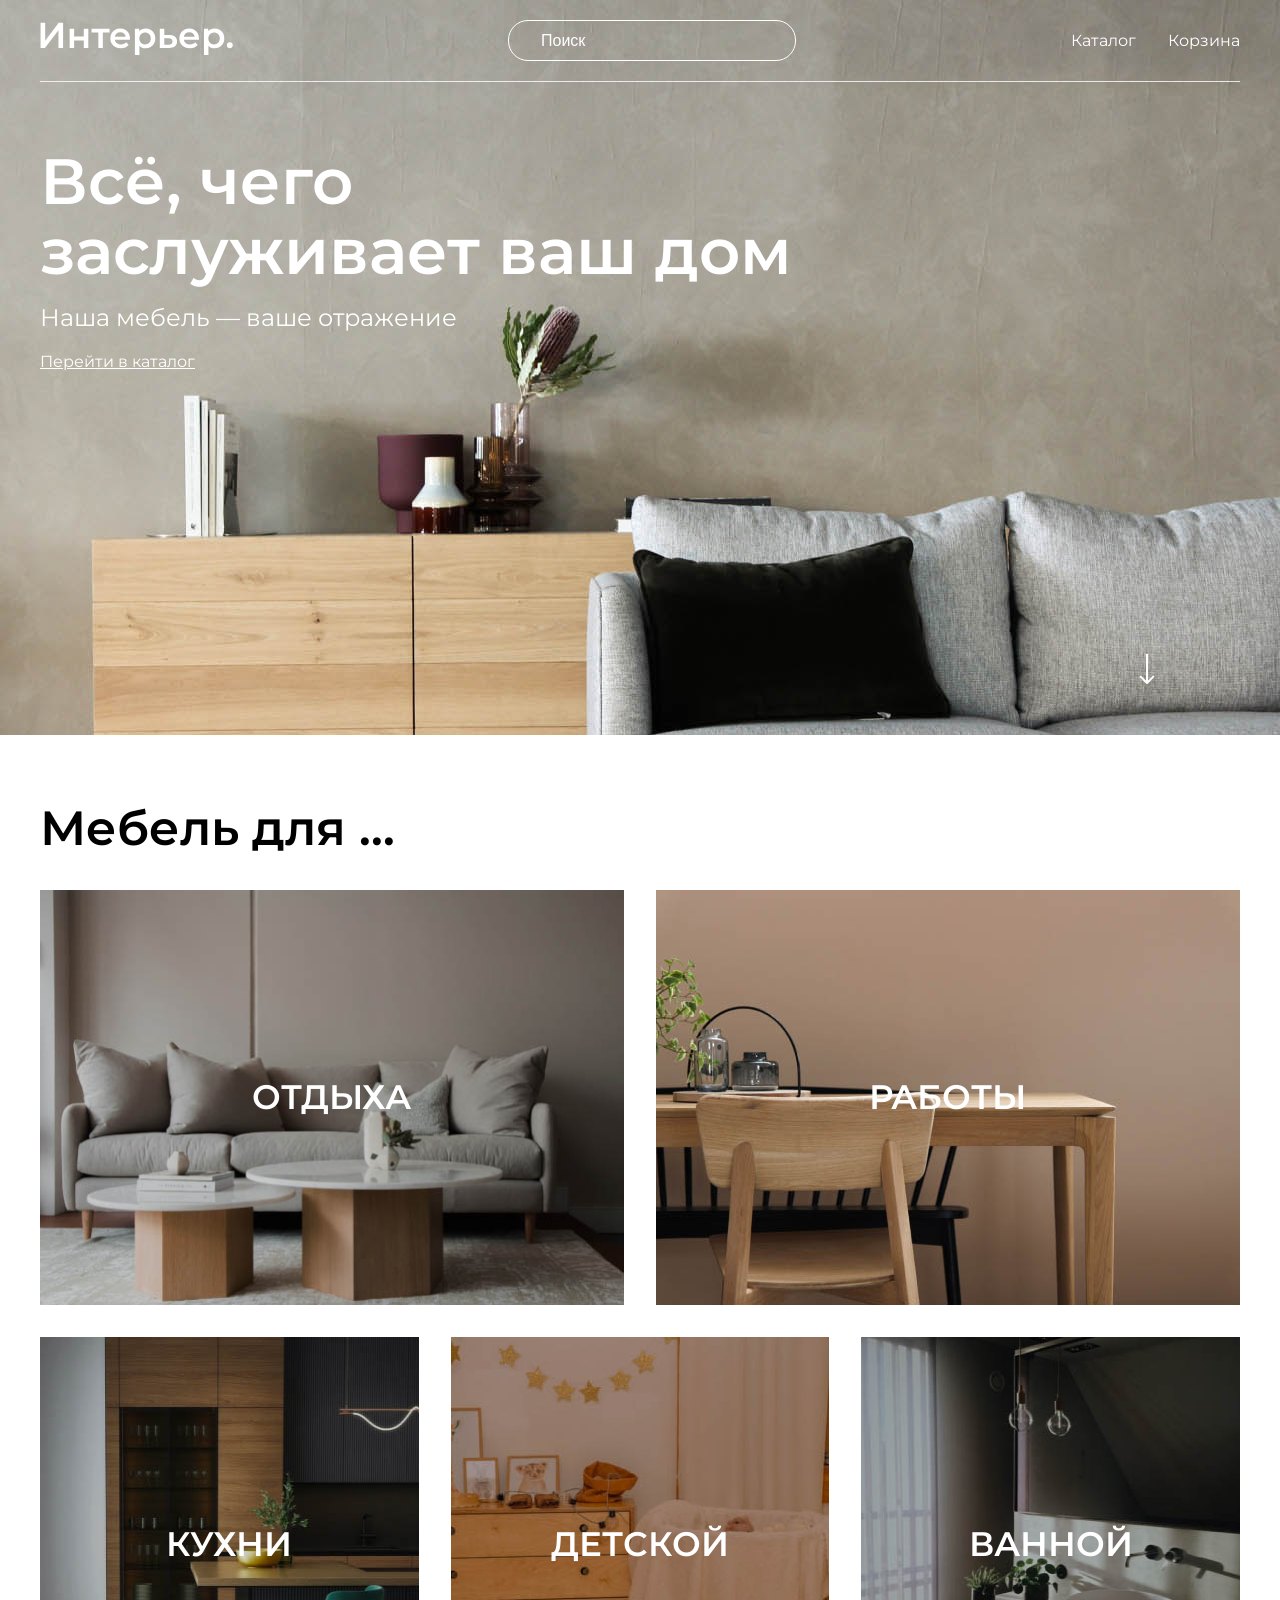
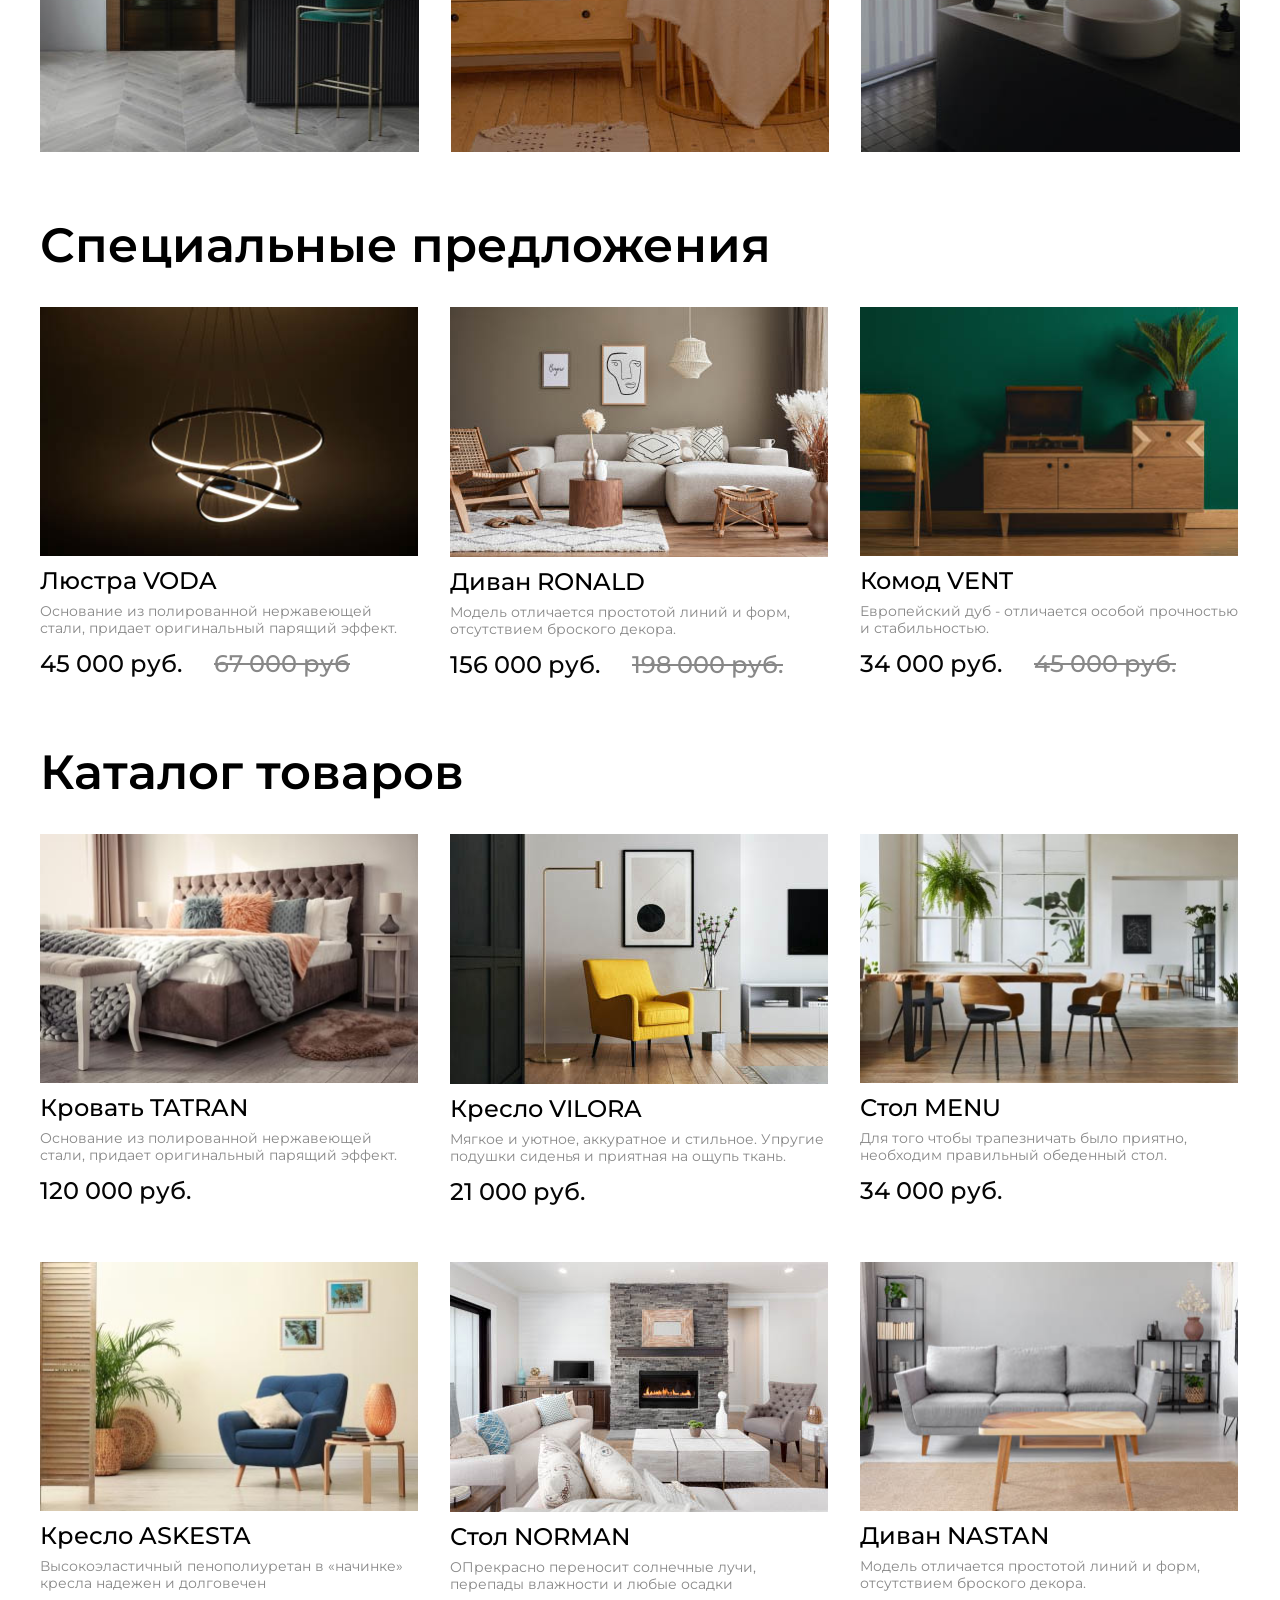
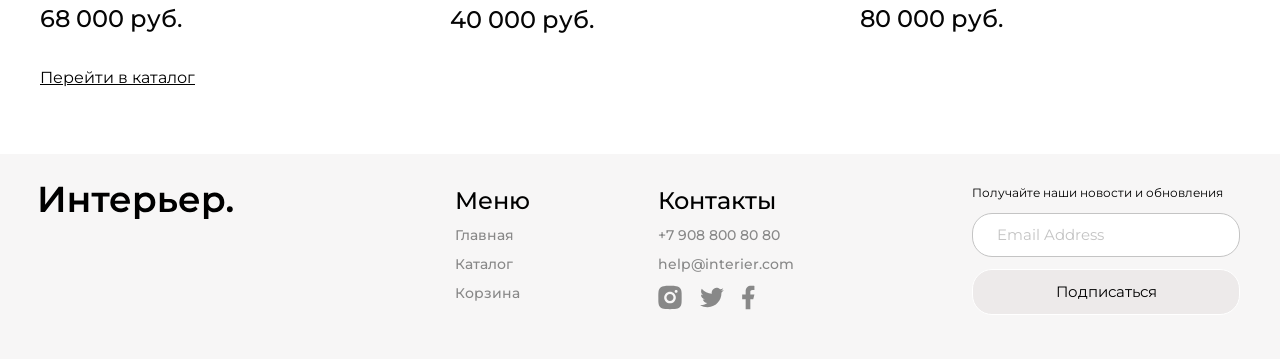
<file: index.html>
<!DOCTYPE html>
<html lang="en">

<head>
	<meta charset="UTF-8">
	<meta http-equiv="X-UA-Compatible" content="IE=edge">
	<meta name="viewport" content="width=device-width, initial-scale=1.0">
	<title>Магазин мебели - Интерьер.</title>
	<link rel="preconnect" href="https://fonts.googleapis.com">
	<link rel="preconnect" href="https://fonts.gstatic.com" crossorigin>
	<link href="https://fonts.googleapis.com/css2?family=Montserrat:wght@400;500;600&display=swap" rel="stylesheet">
	<link rel="stylesheet" href="css/style.css">
</head>

<body>
	<div class="top center">
		<header class="header">
			<a class="header__logo" href="./index.html">
				<img class="header__logo-img" src="img/logo.svg" alt="logo">
			</a>
			<input class="header__search" type="search" placeholder="Поиск">
			<nav class="header__menu">
				<a href="./catalog.html" class="header__link link">
					Каталог
				</a>
				<a href="cart.html" class="header__link link">
					Корзина
				</a>
			</nav>
			<nav class="menu-mobile">
				<svg width="19" height="19" viewBox="0 0 19 19" fill="none" xmlns="http://www.w3.org/2000/svg">
					<path
						d="M12.4943 12.4955C12.6531 12.3666 12.8121 12.2375 12.9723 12.1115L16.8411 15.9804C16.8429 16.01 16.8571 16.0303 16.8651 16.0398C16.8738 16.0502 16.8828 16.0566 16.8877 16.0598C16.8931 16.0635 16.8981 16.066 16.9017 16.0678C16.9087 16.0712 16.9154 16.0736 16.9201 16.0751C16.9225 16.0759 16.9248 16.0766 16.9272 16.0773C16.9294 16.0785 16.9315 16.0797 16.9337 16.0808C16.9382 16.083 16.9446 16.086 16.952 16.0886C16.9558 16.0899 16.9611 16.0916 16.9675 16.0929C16.9732 16.0941 16.9841 16.0959 16.9976 16.0948C17.0096 16.0938 17.0326 16.0897 17.0542 16.0718C17.0748 16.0724 17.0982 16.0732 17.1239 16.0741C17.218 16.0774 17.3429 16.0817 17.4715 16.0846C17.5841 16.0871 17.6978 16.0883 17.7899 16.0864C17.8312 16.0856 17.8692 16.0841 17.9014 16.0816C17.9057 16.0841 17.91 16.0861 17.9141 16.0877C17.9179 16.0898 17.922 16.0917 17.9262 16.0933C17.9557 16.1046 17.9814 16.0991 17.9937 16.0951C18.0066 16.091 18.016 16.0852 18.0208 16.0819C18.0228 16.0805 18.0247 16.0792 18.0263 16.0779C18.0292 16.0757 18.0316 16.0737 18.0335 16.072C18.0393 16.0668 18.0441 16.0616 18.0474 16.0577C18.049 16.0559 18.0505 16.054 18.0521 16.052C18.054 16.0505 18.0559 16.0489 18.0578 16.0473C18.0616 16.044 18.0668 16.0393 18.072 16.0334C18.073 16.0324 18.074 16.0312 18.0751 16.0298C18.0772 16.0273 18.0795 16.0243 18.0819 16.0208C18.0852 16.0159 18.091 16.0066 18.0951 15.9937C18.0991 15.9813 18.1046 15.9557 18.0933 15.9262C18.0917 15.922 18.0898 15.9179 18.0877 15.9141C18.0861 15.91 18.0841 15.9057 18.0816 15.9014C18.0841 15.8692 18.0856 15.8311 18.0864 15.7899C18.0884 15.6978 18.0871 15.5841 18.0846 15.4715C18.0817 15.3429 18.0774 15.218 18.0741 15.1239C18.0733 15.0982 18.0724 15.0748 18.0718 15.0542C18.0897 15.0326 18.0938 15.0096 18.0948 14.9976C18.0959 14.9841 18.0941 14.9732 18.0929 14.9675C18.0916 14.9611 18.0899 14.9558 18.0886 14.952C18.0861 14.9446 18.0831 14.9383 18.0808 14.9338C18.0797 14.9316 18.0785 14.9294 18.0773 14.9272C18.0766 14.9248 18.0759 14.9225 18.0751 14.9201C18.0736 14.9154 18.0712 14.9087 18.0678 14.9017C18.0661 14.8981 18.0635 14.8931 18.0599 14.8877C18.0566 14.8828 18.0502 14.8738 18.0399 14.8651C18.0304 14.8571 18.0101 14.8429 17.9804 14.8411L14.1115 10.9722C14.2397 10.8085 14.3713 10.6462 14.5028 10.4841C14.8565 10.0479 15.2087 9.61354 15.4882 9.16138C15.8896 8.512 16.1519 7.81066 16.0735 6.97956C15.9199 5.35141 15.2727 4.00652 14.0444 2.92256C13.4308 2.38097 12.5761 1.86417 11.6728 1.48885C10.7703 1.11384 9.81023 0.876354 8.98592 0.901872C7.33964 0.952835 6.07535 1.77939 4.92694 2.92679C3.77737 4.07512 2.95411 5.33777 2.90196 6.98579C2.87584 7.81108 3.11325 8.77079 3.48837 9.67293C3.8638 10.5758 4.38089 11.43 4.9226 12.0444C6.00692 13.2741 7.35078 13.9207 8.97967 14.0735C9.81101 14.1515 10.5125 13.8899 11.1619 13.4889C11.6177 13.2076 12.055 12.8524 12.4943 12.4955ZM12.9103 4.06666C13.1191 4.27216 13.3014 4.61091 13.4641 4.98163C13.5448 5.1654 13.6193 5.35388 13.6893 5.53354C13.7011 5.56373 13.7127 5.59372 13.7242 5.62341C13.781 5.76953 13.8349 5.90843 13.8861 6.02992C13.9461 6.17241 13.9726 6.25881 13.9818 6.31816C13.9903 6.37232 13.9847 6.4046 13.9731 6.44184C13.97 6.45184 13.9653 6.46497 13.9598 6.48054C13.9464 6.51811 13.9279 6.56987 13.9143 6.62606C13.8932 6.71288 13.8776 6.82573 13.8783 6.98936C13.8791 7.19695 13.9054 7.42687 13.9315 7.65471C13.9454 7.77595 13.9593 7.8966 13.9691 8.01299C13.9985 8.35861 13.9955 8.68007 13.8858 8.9466C13.8402 9.05742 13.7929 9.17933 13.7431 9.30783C13.6591 9.52467 13.5677 9.76031 13.4646 9.99323C13.3009 10.3631 13.1173 10.702 12.9097 10.9097C12.7021 11.1174 12.3632 11.301 11.9933 11.4646C11.7609 11.5674 11.526 11.6585 11.3098 11.7423C11.1806 11.7924 11.058 11.8399 10.9466 11.8858C10.6802 11.9955 10.3587 11.9985 10.013 11.9691C9.8966 11.9593 9.7759 11.9454 9.65463 11.9315C9.42679 11.9054 9.1969 11.8791 8.98942 11.8782C8.82584 11.8776 8.71301 11.8931 8.62618 11.9142C8.57002 11.9279 8.51825 11.9464 8.48066 11.9598C8.46507 11.9653 8.45192 11.97 8.44191 11.9732C8.40464 11.9848 8.37232 11.9903 8.31816 11.9819C8.25882 11.9726 8.17244 11.9461 8.03001 11.8861C7.90811 11.8347 7.76864 11.7805 7.62192 11.7236C7.59277 11.7122 7.56332 11.7008 7.53367 11.6892C7.354 11.6193 7.1655 11.5447 6.98171 11.4641C6.61092 11.3014 6.27215 11.1191 6.06676 10.9103C5.64802 10.4845 5.40218 9.82355 5.26323 9.10079C5.12477 8.3806 5.09507 7.61356 5.09761 6.98936C5.10015 6.36354 5.12829 5.84869 5.26225 5.38207C5.39531 4.9186 5.63424 4.4982 6.06618 4.06609C6.4981 3.63399 6.9186 3.39507 7.38217 3.26205C7.8489 3.12813 8.36384 3.10008 8.98942 3.09753C9.61337 3.09499 10.3805 3.12461 11.1008 3.26302C11.8237 3.40194 12.4847 3.64778 12.9103 4.06666Z"
						fill="white" stroke="white" stroke-width="0.2" />
				</svg>
				<a href="catalog.html" class="link-mobile">
					<svg width="19" height="19" viewBox="0 0 19 19" fill="none" xmlns="http://www.w3.org/2000/svg">
						<rect width="5" height="5" fill="white" />
						<rect y="7" width="5" height="5" fill="white" />
						<rect y="14" width="5" height="5" fill="white" />
						<rect x="7" y="7" width="5" height="5" fill="white" />
						<rect x="7" y="14" width="5" height="5" fill="white" />
						<rect x="7" width="5" height="5" fill="white" />
						<rect x="14" y="7" width="5" height="5" fill="white" />
						<rect x="14" y="14" width="5" height="5" fill="white" />
						<rect x="14" width="5" height="5" fill="white" />
					</svg>
				</a>
				<a href="cart.html" class="link-mobile">
					<svg width="19" height="17" viewBox="0 0 19 17" fill="none" xmlns="http://www.w3.org/2000/svg">
						<path
							d="M11.9752 17C12.5315 17 12.5737 16.4014 12.9671 16.0049C13.3606 15.6083 13.9591 15.5706 13.9591 15.0097C13.9591 14.4489 13.3606 13.416 12.9671 13.0194C12.5737 12.6228 12.5315 13.0194 11.9752 13.0194C11.4188 13.0194 10.3846 12.6228 9.9912 13.0194C9.59777 13.416 9.9912 14.4489 9.9912 15.0097C9.9912 15.5706 9.59777 15.6083 9.9912 16.0049C10.3846 16.4014 11.4188 17 11.9752 17ZM4.03933 17C4.59571 17 5.62986 16.4014 6.02328 16.0049C6.4167 15.6083 6.02328 15.5706 6.02328 15.0097C6.02328 14.4489 6.4167 13.416 6.02328 13.0194C5.62986 12.6228 4.59571 13.0194 4.03933 13.0194C3.48294 13.0194 3.44077 12.6228 3.04735 13.0194C2.65392 13.416 2.05537 14.4489 2.05537 15.0097C2.05537 15.5706 2.65392 15.6083 3.04735 16.0049C3.44077 16.4014 3.48294 17 4.03933 17ZM17.927 2.07276C18.1889 2.06425 18.7368 2.26249 18.919 2.07276C19.1012 1.88303 18.919 1.3417 18.919 1.07761C18.919 0.81352 19.1012 0.27219 18.919 0.0824629C18.7368 -0.107264 18.1889 0.0909764 17.927 0.0824629H16.935C15.9889 0.0824629 15.1567 1.1423 14.9511 2.07276L12.9671 8.04366C12.7615 8.97412 12.9213 9.03881 11.9752 9.03881H4.03933L2.05537 3.06791H11.9752C12.2345 3.05598 12.7878 3.25716 12.9671 3.06791C13.1465 2.87866 12.9671 2.3345 12.9671 2.07276C12.9671 1.81102 13.1465 1.26686 12.9671 1.07761C12.7878 0.888361 12.2345 1.08954 11.9752 1.07761H2.05537C1.74873 1.07752 1.33899 0.942107 1.06339 1.07761C0.78779 1.21312 0.260115 1.82913 0.0714111 2.07276C-0.117292 2.3164 0.134972 2.76553 0.0714111 3.06791C0.00785065 3.3703 -0.00305557 3.76321 0.0714111 4.06306L2.05537 10.034C2.16441 10.474 1.70071 10.75 2.05537 11.0291C2.41003 11.3083 3.58936 11.0292 4.03933 11.0291H11.9752C12.8932 11.0292 13.243 10.613 13.9591 10.034C14.6752 9.45493 14.752 8.94703 14.9511 8.04366L16.935 2.07276H17.927Z"
							fill="white" />
					</svg>
				</a>
			</nav>
		</header>
		<h1 class="top__title">
			Всё, чего заслуживает&#160;ваш&#160;дом
		</h1>
		<p class="top__slogan">
			Наша мебель — ваше отражение
		</p>
		<a class="top__link" href="./catalog.html">
			Перейти в каталог
		</a>
		<a class="top__anchor-link" href="#special-product">
			<svg width="16" height="30" viewBox="0 0 16 30" fill="none" xmlns="http://www.w3.org/2000/svg">
				<path
					d="M7.29289 29.7071C7.68342 30.0976 8.31658 30.0976 8.70711 29.7071L15.0711 23.3431C15.4616 22.9526 15.4616 22.3195 15.0711 21.9289C14.6805 21.5384 14.0474 21.5384 13.6569 21.9289L8 27.5858L2.34315 21.9289C1.95262 21.5384 1.31946 21.5384 0.928933 21.9289C0.538409 22.3195 0.538409 22.9526 0.928933 23.3431L7.29289 29.7071ZM7 4.37114e-08L7 29L9 29L9 -4.37114e-08L7 4.37114e-08Z"
					fill="white" />
			</svg>
		</a>
	</div>

	<div class="for center">
		<h2 class="for__title title">Мебель для ...</h2>
		<div class="for__content">
			<div class="for__item for__item_bg">
				<div class="for__cover for__cover_1"></div>
				<div class="for__caption"> Отдыха</div>
			</div>
			<div class="for__item for__item_bg">
				<div class="for__cover for__cover_2"></div>
				<div class="for__caption">Работы</div>
			</div>
			<div class="for__item">
				<div class="for__cover for__cover_3"></div>
				<div class="for__caption">Кухни</div>
			</div>
			<div class="for__item">
				<div class="for__cover for__cover_4"></div>
				<div class="for__caption">Детской</div>
			</div>
			<div class="for__item">
				<div class="for__cover for__cover_5"></div>
				<div class="for__caption">Ванной</div>
			</div>
		</div>
	</div>

	<div class="offer-products center" id="special-product">
		<h2 class="offer-products__title title">Специальные предложения</h2>
		<div class="offer-products__content">
			<div class="offer-products__product product">
				<div class="product__image">
					<img class="product__img" src="img/special-offer/special-product1.jpg" alt="special-product">
					<div class="chose-box">
						<button class="chose-box__btn">
							<svg class="chose-box__icon" width="24" height="24" viewBox="0 0 24 24" fill="none"
								xmlns="http://www.w3.org/2000/svg">
								<path
									d="M7 8V6C7 4.67916 7.07093 2.93397 8 2C8.92908 1.06603 10.6861 1 12 1C13.3139 1 15.0709 1.06603 16 2C16.9291 2.93397 17 4.67916 17 6V8H20C20.2628 8 20.8142 7.81321 21 8C21.1858 8.18679 21 8.73583 21 9V21C21 21.2642 21.1858 21.8132 21 22C20.8142 22.1868 20.2628 22 20 22H4C3.73722 22 3.18582 22.1868 3 22C2.81419 21.8132 3 21.2642 3 21V9C3 8.73583 2.81419 8.18679 3 8C3.18582 7.81321 3.73722 8 4 8H7ZM7 10H5V20H19V10H17V12H15V10H9V12H7V10ZM9 8H15V6C15 5.2075 14.5575 4.56038 14 4C13.4426 3.43962 12.7884 3 12 3C11.2117 3 10.5575 3.43962 10 4C9.44256 4.56038 9 5.2075 9 6V8Z"
									fill="#C4C4C4" />
							</svg>
						</button>
						<button class="chose-box__btn">
							<svg class="chose-box__icon" width="20" height="20" viewBox="0 0 20 20" fill="none"
								xmlns="http://www.w3.org/2000/svg">
								<path
									d="M9.99999 19C9.35499 18.428 8.62599 17.833 7.85499 17.2H7.84499C5.12999 14.98 2.05299 12.468 0.693992 9.458C0.24751 8.49973 0.0108963 7.45713 -1.91116e-05 6.4C-0.00300091 4.94949 0.578763 3.55899 1.6138 2.54277C2.64884 1.52655 4.04978 0.970397 5.49999 1C6.68062 1.00187 7.83583 1.34308 8.82799 1.983C9.26396 2.26597 9.65841 2.60826 9.99999 3C10.3435 2.6098 10.738 2.26771 11.173 1.983C12.1647 1.34296 13.3197 1.00172 14.5 1C15.9502 0.970397 17.3511 1.52655 18.3862 2.54277C19.4212 3.55899 20.003 4.94949 20 6.4C19.9898 7.45882 19.7532 8.5032 19.306 9.463C17.947 12.473 14.871 14.984 12.156 17.2L12.146 17.208C11.374 17.837 10.646 18.432 10.001 19.008L9.99999 19ZM5.49999 3C4.5685 2.98835 3.67006 3.34485 2.99999 3.992C2.35438 4.62617 1.99355 5.49505 1.99991 6.4C2.01132 7.1705 2.18582 7.92985 2.51199 8.628C3.1535 9.92671 4.0191 11.1021 5.06899 12.1C6.05999 13.1 7.19999 14.068 8.18599 14.882C8.45899 15.107 8.73699 15.334 9.01499 15.561L9.18999 15.704C9.45699 15.922 9.73299 16.148 9.99999 16.37L10.013 16.358L10.019 16.353H10.025L10.034 16.346H10.039H10.044L10.062 16.331L10.103 16.298L10.11 16.292L10.121 16.284H10.127L10.136 16.276L10.8 15.731L10.974 15.588C11.255 15.359 11.533 15.132 11.806 14.907C12.792 14.093 13.933 13.126 14.924 12.121C15.974 11.1236 16.8397 9.94852 17.481 8.65C17.8131 7.9458 17.9901 7.17851 18 6.4C18.0042 5.49784 17.6435 4.6323 17 4C16.3312 3.34992 15.4326 2.99049 14.5 3C13.3619 2.99033 12.2739 3.46737 11.51 4.311L9.99999 6.051L8.48999 4.311C7.72606 3.46737 6.63807 2.99033 5.49999 3Z"
									fill="#C4C4C4" />
							</svg>
						</button>
					</div>
				</div>
				<h3 class="product__name">Люстра VODA</h3>
				<p class="product__caption">
					Основание из полированной нержавеющей стали, придает оригинальный парящий эффект.
				</p>
				<div class="product__value">
					<p class="product__price">45 000 руб.</p>
					<p class="product__price price-old">67 000 руб</p>
				</div>
			</div>
			<div class="offer-products__product product">
				<div class="product__image">
					<img class="product__img" src="img/special-offer/special-product2.jpg" alt="special-product">
					<div class="chose-box">
						<button class="chose-box__btn">
							<svg class="chose-box__icon" width="24" height="24" viewBox="0 0 24 24" fill="none"
								xmlns="http://www.w3.org/2000/svg">
								<path
									d="M7 8V6C7 4.67916 7.07093 2.93397 8 2C8.92908 1.06603 10.6861 1 12 1C13.3139 1 15.0709 1.06603 16 2C16.9291 2.93397 17 4.67916 17 6V8H20C20.2628 8 20.8142 7.81321 21 8C21.1858 8.18679 21 8.73583 21 9V21C21 21.2642 21.1858 21.8132 21 22C20.8142 22.1868 20.2628 22 20 22H4C3.73722 22 3.18582 22.1868 3 22C2.81419 21.8132 3 21.2642 3 21V9C3 8.73583 2.81419 8.18679 3 8C3.18582 7.81321 3.73722 8 4 8H7ZM7 10H5V20H19V10H17V12H15V10H9V12H7V10ZM9 8H15V6C15 5.2075 14.5575 4.56038 14 4C13.4426 3.43962 12.7884 3 12 3C11.2117 3 10.5575 3.43962 10 4C9.44256 4.56038 9 5.2075 9 6V8Z"
									fill="#C4C4C4" />
							</svg>
						</button>
						<button class="chose-box__btn">
							<svg class="chose-box__icon" width="20" height="20" viewBox="0 0 20 20" fill="none"
								xmlns="http://www.w3.org/2000/svg">
								<path
									d="M9.99999 19C9.35499 18.428 8.62599 17.833 7.85499 17.2H7.84499C5.12999 14.98 2.05299 12.468 0.693992 9.458C0.24751 8.49973 0.0108963 7.45713 -1.91116e-05 6.4C-0.00300091 4.94949 0.578763 3.55899 1.6138 2.54277C2.64884 1.52655 4.04978 0.970397 5.49999 1C6.68062 1.00187 7.83583 1.34308 8.82799 1.983C9.26396 2.26597 9.65841 2.60826 9.99999 3C10.3435 2.6098 10.738 2.26771 11.173 1.983C12.1647 1.34296 13.3197 1.00172 14.5 1C15.9502 0.970397 17.3511 1.52655 18.3862 2.54277C19.4212 3.55899 20.003 4.94949 20 6.4C19.9898 7.45882 19.7532 8.5032 19.306 9.463C17.947 12.473 14.871 14.984 12.156 17.2L12.146 17.208C11.374 17.837 10.646 18.432 10.001 19.008L9.99999 19ZM5.49999 3C4.5685 2.98835 3.67006 3.34485 2.99999 3.992C2.35438 4.62617 1.99355 5.49505 1.99991 6.4C2.01132 7.1705 2.18582 7.92985 2.51199 8.628C3.1535 9.92671 4.0191 11.1021 5.06899 12.1C6.05999 13.1 7.19999 14.068 8.18599 14.882C8.45899 15.107 8.73699 15.334 9.01499 15.561L9.18999 15.704C9.45699 15.922 9.73299 16.148 9.99999 16.37L10.013 16.358L10.019 16.353H10.025L10.034 16.346H10.039H10.044L10.062 16.331L10.103 16.298L10.11 16.292L10.121 16.284H10.127L10.136 16.276L10.8 15.731L10.974 15.588C11.255 15.359 11.533 15.132 11.806 14.907C12.792 14.093 13.933 13.126 14.924 12.121C15.974 11.1236 16.8397 9.94852 17.481 8.65C17.8131 7.9458 17.9901 7.17851 18 6.4C18.0042 5.49784 17.6435 4.6323 17 4C16.3312 3.34992 15.4326 2.99049 14.5 3C13.3619 2.99033 12.2739 3.46737 11.51 4.311L9.99999 6.051L8.48999 4.311C7.72606 3.46737 6.63807 2.99033 5.49999 3Z"
									fill="#C4C4C4" />
							</svg>
						</button>
					</div>
				</div>
				<h3 class="product__name">Диван RONALD</h3>
				<p class="product__caption">
					Модель отличается простотой линий и форм, отсутствием броского декора.
				</p>
				<div class="product__value">
					<p class="product__price">156 000 руб.</p>
					<p class="product__price price-old">198 000 руб.</p>
				</div>
				<div class="chose-box">
					<button class="chose-box__btn">
						<svg class="chose-box__icon" width="24" height="24" viewBox="0 0 24 24" fill="none"
							xmlns="http://www.w3.org/2000/svg">
							<path
								d="M7 8V6C7 4.67916 7.07093 2.93397 8 2C8.92908 1.06603 10.6861 1 12 1C13.3139 1 15.0709 1.06603 16 2C16.9291 2.93397 17 4.67916 17 6V8H20C20.2628 8 20.8142 7.81321 21 8C21.1858 8.18679 21 8.73583 21 9V21C21 21.2642 21.1858 21.8132 21 22C20.8142 22.1868 20.2628 22 20 22H4C3.73722 22 3.18582 22.1868 3 22C2.81419 21.8132 3 21.2642 3 21V9C3 8.73583 2.81419 8.18679 3 8C3.18582 7.81321 3.73722 8 4 8H7ZM7 10H5V20H19V10H17V12H15V10H9V12H7V10ZM9 8H15V6C15 5.2075 14.5575 4.56038 14 4C13.4426 3.43962 12.7884 3 12 3C11.2117 3 10.5575 3.43962 10 4C9.44256 4.56038 9 5.2075 9 6V8Z"
								fill="#C4C4C4" />
						</svg>
					</button>
					<button class="chose-box__btn">
						<svg class="chose-box__icon" width="20" height="20" viewBox="0 0 20 20" fill="none"
							xmlns="http://www.w3.org/2000/svg">
							<path
								d="M9.99999 19C9.35499 18.428 8.62599 17.833 7.85499 17.2H7.84499C5.12999 14.98 2.05299 12.468 0.693992 9.458C0.24751 8.49973 0.0108963 7.45713 -1.91116e-05 6.4C-0.00300091 4.94949 0.578763 3.55899 1.6138 2.54277C2.64884 1.52655 4.04978 0.970397 5.49999 1C6.68062 1.00187 7.83583 1.34308 8.82799 1.983C9.26396 2.26597 9.65841 2.60826 9.99999 3C10.3435 2.6098 10.738 2.26771 11.173 1.983C12.1647 1.34296 13.3197 1.00172 14.5 1C15.9502 0.970397 17.3511 1.52655 18.3862 2.54277C19.4212 3.55899 20.003 4.94949 20 6.4C19.9898 7.45882 19.7532 8.5032 19.306 9.463C17.947 12.473 14.871 14.984 12.156 17.2L12.146 17.208C11.374 17.837 10.646 18.432 10.001 19.008L9.99999 19ZM5.49999 3C4.5685 2.98835 3.67006 3.34485 2.99999 3.992C2.35438 4.62617 1.99355 5.49505 1.99991 6.4C2.01132 7.1705 2.18582 7.92985 2.51199 8.628C3.1535 9.92671 4.0191 11.1021 5.06899 12.1C6.05999 13.1 7.19999 14.068 8.18599 14.882C8.45899 15.107 8.73699 15.334 9.01499 15.561L9.18999 15.704C9.45699 15.922 9.73299 16.148 9.99999 16.37L10.013 16.358L10.019 16.353H10.025L10.034 16.346H10.039H10.044L10.062 16.331L10.103 16.298L10.11 16.292L10.121 16.284H10.127L10.136 16.276L10.8 15.731L10.974 15.588C11.255 15.359 11.533 15.132 11.806 14.907C12.792 14.093 13.933 13.126 14.924 12.121C15.974 11.1236 16.8397 9.94852 17.481 8.65C17.8131 7.9458 17.9901 7.17851 18 6.4C18.0042 5.49784 17.6435 4.6323 17 4C16.3312 3.34992 15.4326 2.99049 14.5 3C13.3619 2.99033 12.2739 3.46737 11.51 4.311L9.99999 6.051L8.48999 4.311C7.72606 3.46737 6.63807 2.99033 5.49999 3Z"
								fill="#C4C4C4" />
						</svg>
					</button>
				</div>
			</div>
			<div class="offer-products__product product">
				<div class="product__image">
					<img class="product__img" src="img/special-offer/special-product3.jpg" alt="special-product">
					<div class="chose-box">
						<button class="chose-box__btn">
							<svg class="chose-box__icon" width="24" height="24" viewBox="0 0 24 24" fill="none"
								xmlns="http://www.w3.org/2000/svg">
								<path
									d="M7 8V6C7 4.67916 7.07093 2.93397 8 2C8.92908 1.06603 10.6861 1 12 1C13.3139 1 15.0709 1.06603 16 2C16.9291 2.93397 17 4.67916 17 6V8H20C20.2628 8 20.8142 7.81321 21 8C21.1858 8.18679 21 8.73583 21 9V21C21 21.2642 21.1858 21.8132 21 22C20.8142 22.1868 20.2628 22 20 22H4C3.73722 22 3.18582 22.1868 3 22C2.81419 21.8132 3 21.2642 3 21V9C3 8.73583 2.81419 8.18679 3 8C3.18582 7.81321 3.73722 8 4 8H7ZM7 10H5V20H19V10H17V12H15V10H9V12H7V10ZM9 8H15V6C15 5.2075 14.5575 4.56038 14 4C13.4426 3.43962 12.7884 3 12 3C11.2117 3 10.5575 3.43962 10 4C9.44256 4.56038 9 5.2075 9 6V8Z"
									fill="#C4C4C4" />
							</svg>
						</button>
						<button class="chose-box__btn">
							<svg class="chose-box__icon" width="20" height="20" viewBox="0 0 20 20" fill="none"
								xmlns="http://www.w3.org/2000/svg">
								<path
									d="M9.99999 19C9.35499 18.428 8.62599 17.833 7.85499 17.2H7.84499C5.12999 14.98 2.05299 12.468 0.693992 9.458C0.24751 8.49973 0.0108963 7.45713 -1.91116e-05 6.4C-0.00300091 4.94949 0.578763 3.55899 1.6138 2.54277C2.64884 1.52655 4.04978 0.970397 5.49999 1C6.68062 1.00187 7.83583 1.34308 8.82799 1.983C9.26396 2.26597 9.65841 2.60826 9.99999 3C10.3435 2.6098 10.738 2.26771 11.173 1.983C12.1647 1.34296 13.3197 1.00172 14.5 1C15.9502 0.970397 17.3511 1.52655 18.3862 2.54277C19.4212 3.55899 20.003 4.94949 20 6.4C19.9898 7.45882 19.7532 8.5032 19.306 9.463C17.947 12.473 14.871 14.984 12.156 17.2L12.146 17.208C11.374 17.837 10.646 18.432 10.001 19.008L9.99999 19ZM5.49999 3C4.5685 2.98835 3.67006 3.34485 2.99999 3.992C2.35438 4.62617 1.99355 5.49505 1.99991 6.4C2.01132 7.1705 2.18582 7.92985 2.51199 8.628C3.1535 9.92671 4.0191 11.1021 5.06899 12.1C6.05999 13.1 7.19999 14.068 8.18599 14.882C8.45899 15.107 8.73699 15.334 9.01499 15.561L9.18999 15.704C9.45699 15.922 9.73299 16.148 9.99999 16.37L10.013 16.358L10.019 16.353H10.025L10.034 16.346H10.039H10.044L10.062 16.331L10.103 16.298L10.11 16.292L10.121 16.284H10.127L10.136 16.276L10.8 15.731L10.974 15.588C11.255 15.359 11.533 15.132 11.806 14.907C12.792 14.093 13.933 13.126 14.924 12.121C15.974 11.1236 16.8397 9.94852 17.481 8.65C17.8131 7.9458 17.9901 7.17851 18 6.4C18.0042 5.49784 17.6435 4.6323 17 4C16.3312 3.34992 15.4326 2.99049 14.5 3C13.3619 2.99033 12.2739 3.46737 11.51 4.311L9.99999 6.051L8.48999 4.311C7.72606 3.46737 6.63807 2.99033 5.49999 3Z"
									fill="#C4C4C4" />
							</svg>
						</button>
					</div>
				</div>
				<h3 class="product__name">Комод VENT</h3>
				<p class="product__caption">
					Европейский дуб - отличается особой прочностью и стабильностью.
				</p>
				<div class="product__value">
					<p class="product__price">34 000 руб.</p>
					<p class="product__price price-old">45 000 руб.</p>
				</div>
			</div>
		</div>
	</div>

	<div class="products center">
		<h2 class="products__title title">Каталог товаров</h2>
		<div class="products__content">
			<div class="products__product product">
				<div class="product__image">
					<img class="product__img" src="img/products/product1.jpg" alt="special-product">
					<div class="chose-box">
						<button class="chose-box__btn">
							<svg class="chose-box__icon" width="24" height="24" viewBox="0 0 24 24" fill="none"
								xmlns="http://www.w3.org/2000/svg">
								<path
									d="M7 8V6C7 4.67916 7.07093 2.93397 8 2C8.92908 1.06603 10.6861 1 12 1C13.3139 1 15.0709 1.06603 16 2C16.9291 2.93397 17 4.67916 17 6V8H20C20.2628 8 20.8142 7.81321 21 8C21.1858 8.18679 21 8.73583 21 9V21C21 21.2642 21.1858 21.8132 21 22C20.8142 22.1868 20.2628 22 20 22H4C3.73722 22 3.18582 22.1868 3 22C2.81419 21.8132 3 21.2642 3 21V9C3 8.73583 2.81419 8.18679 3 8C3.18582 7.81321 3.73722 8 4 8H7ZM7 10H5V20H19V10H17V12H15V10H9V12H7V10ZM9 8H15V6C15 5.2075 14.5575 4.56038 14 4C13.4426 3.43962 12.7884 3 12 3C11.2117 3 10.5575 3.43962 10 4C9.44256 4.56038 9 5.2075 9 6V8Z"
									fill="#C4C4C4" />
							</svg>
						</button>
						<button class="chose-box__btn">
							<svg class="chose-box__icon" width="20" height="20" viewBox="0 0 20 20" fill="none"
								xmlns="http://www.w3.org/2000/svg">
								<path
									d="M9.99999 19C9.35499 18.428 8.62599 17.833 7.85499 17.2H7.84499C5.12999 14.98 2.05299 12.468 0.693992 9.458C0.24751 8.49973 0.0108963 7.45713 -1.91116e-05 6.4C-0.00300091 4.94949 0.578763 3.55899 1.6138 2.54277C2.64884 1.52655 4.04978 0.970397 5.49999 1C6.68062 1.00187 7.83583 1.34308 8.82799 1.983C9.26396 2.26597 9.65841 2.60826 9.99999 3C10.3435 2.6098 10.738 2.26771 11.173 1.983C12.1647 1.34296 13.3197 1.00172 14.5 1C15.9502 0.970397 17.3511 1.52655 18.3862 2.54277C19.4212 3.55899 20.003 4.94949 20 6.4C19.9898 7.45882 19.7532 8.5032 19.306 9.463C17.947 12.473 14.871 14.984 12.156 17.2L12.146 17.208C11.374 17.837 10.646 18.432 10.001 19.008L9.99999 19ZM5.49999 3C4.5685 2.98835 3.67006 3.34485 2.99999 3.992C2.35438 4.62617 1.99355 5.49505 1.99991 6.4C2.01132 7.1705 2.18582 7.92985 2.51199 8.628C3.1535 9.92671 4.0191 11.1021 5.06899 12.1C6.05999 13.1 7.19999 14.068 8.18599 14.882C8.45899 15.107 8.73699 15.334 9.01499 15.561L9.18999 15.704C9.45699 15.922 9.73299 16.148 9.99999 16.37L10.013 16.358L10.019 16.353H10.025L10.034 16.346H10.039H10.044L10.062 16.331L10.103 16.298L10.11 16.292L10.121 16.284H10.127L10.136 16.276L10.8 15.731L10.974 15.588C11.255 15.359 11.533 15.132 11.806 14.907C12.792 14.093 13.933 13.126 14.924 12.121C15.974 11.1236 16.8397 9.94852 17.481 8.65C17.8131 7.9458 17.9901 7.17851 18 6.4C18.0042 5.49784 17.6435 4.6323 17 4C16.3312 3.34992 15.4326 2.99049 14.5 3C13.3619 2.99033 12.2739 3.46737 11.51 4.311L9.99999 6.051L8.48999 4.311C7.72606 3.46737 6.63807 2.99033 5.49999 3Z"
									fill="#C4C4C4" />
							</svg>
						</button>
					</div>
				</div>
				<h3 class="product__name">Кровать TATRAN</h3>
				<p class="product__caption">
					Основание из полированной нержавеющей стали, придает оригинальный парящий эффект.
				</p>
				<p class="product__price">120 000 руб.</p>
				<div class="chose-box">
					<button class="chose-box__btn">
						<svg class="chose-box__icon" width="24" height="24" viewBox="0 0 24 24" fill="none"
							xmlns="http://www.w3.org/2000/svg">
							<path
								d="M7 8V6C7 4.67916 7.07093 2.93397 8 2C8.92908 1.06603 10.6861 1 12 1C13.3139 1 15.0709 1.06603 16 2C16.9291 2.93397 17 4.67916 17 6V8H20C20.2628 8 20.8142 7.81321 21 8C21.1858 8.18679 21 8.73583 21 9V21C21 21.2642 21.1858 21.8132 21 22C20.8142 22.1868 20.2628 22 20 22H4C3.73722 22 3.18582 22.1868 3 22C2.81419 21.8132 3 21.2642 3 21V9C3 8.73583 2.81419 8.18679 3 8C3.18582 7.81321 3.73722 8 4 8H7ZM7 10H5V20H19V10H17V12H15V10H9V12H7V10ZM9 8H15V6C15 5.2075 14.5575 4.56038 14 4C13.4426 3.43962 12.7884 3 12 3C11.2117 3 10.5575 3.43962 10 4C9.44256 4.56038 9 5.2075 9 6V8Z"
								fill="#C4C4C4" />
						</svg>
					</button>
					<button class="chose-box__btn">
						<svg class="chose-box__icon" width="20" height="20" viewBox="0 0 20 20" fill="none"
							xmlns="http://www.w3.org/2000/svg">
							<path
								d="M9.99999 19C9.35499 18.428 8.62599 17.833 7.85499 17.2H7.84499C5.12999 14.98 2.05299 12.468 0.693992 9.458C0.24751 8.49973 0.0108963 7.45713 -1.91116e-05 6.4C-0.00300091 4.94949 0.578763 3.55899 1.6138 2.54277C2.64884 1.52655 4.04978 0.970397 5.49999 1C6.68062 1.00187 7.83583 1.34308 8.82799 1.983C9.26396 2.26597 9.65841 2.60826 9.99999 3C10.3435 2.6098 10.738 2.26771 11.173 1.983C12.1647 1.34296 13.3197 1.00172 14.5 1C15.9502 0.970397 17.3511 1.52655 18.3862 2.54277C19.4212 3.55899 20.003 4.94949 20 6.4C19.9898 7.45882 19.7532 8.5032 19.306 9.463C17.947 12.473 14.871 14.984 12.156 17.2L12.146 17.208C11.374 17.837 10.646 18.432 10.001 19.008L9.99999 19ZM5.49999 3C4.5685 2.98835 3.67006 3.34485 2.99999 3.992C2.35438 4.62617 1.99355 5.49505 1.99991 6.4C2.01132 7.1705 2.18582 7.92985 2.51199 8.628C3.1535 9.92671 4.0191 11.1021 5.06899 12.1C6.05999 13.1 7.19999 14.068 8.18599 14.882C8.45899 15.107 8.73699 15.334 9.01499 15.561L9.18999 15.704C9.45699 15.922 9.73299 16.148 9.99999 16.37L10.013 16.358L10.019 16.353H10.025L10.034 16.346H10.039H10.044L10.062 16.331L10.103 16.298L10.11 16.292L10.121 16.284H10.127L10.136 16.276L10.8 15.731L10.974 15.588C11.255 15.359 11.533 15.132 11.806 14.907C12.792 14.093 13.933 13.126 14.924 12.121C15.974 11.1236 16.8397 9.94852 17.481 8.65C17.8131 7.9458 17.9901 7.17851 18 6.4C18.0042 5.49784 17.6435 4.6323 17 4C16.3312 3.34992 15.4326 2.99049 14.5 3C13.3619 2.99033 12.2739 3.46737 11.51 4.311L9.99999 6.051L8.48999 4.311C7.72606 3.46737 6.63807 2.99033 5.49999 3Z"
								fill="#C4C4C4" />
						</svg>
					</button>
				</div>
			</div>
			<div class="products__product product">
				<div class="product__image">
					<img class="product__img" src="img/products/product2.jpg" alt="special-product">
					<div class="chose-box">
						<button class="chose-box__btn">
							<svg class="chose-box__icon" width="24" height="24" viewBox="0 0 24 24" fill="none"
								xmlns="http://www.w3.org/2000/svg">
								<path
									d="M7 8V6C7 4.67916 7.07093 2.93397 8 2C8.92908 1.06603 10.6861 1 12 1C13.3139 1 15.0709 1.06603 16 2C16.9291 2.93397 17 4.67916 17 6V8H20C20.2628 8 20.8142 7.81321 21 8C21.1858 8.18679 21 8.73583 21 9V21C21 21.2642 21.1858 21.8132 21 22C20.8142 22.1868 20.2628 22 20 22H4C3.73722 22 3.18582 22.1868 3 22C2.81419 21.8132 3 21.2642 3 21V9C3 8.73583 2.81419 8.18679 3 8C3.18582 7.81321 3.73722 8 4 8H7ZM7 10H5V20H19V10H17V12H15V10H9V12H7V10ZM9 8H15V6C15 5.2075 14.5575 4.56038 14 4C13.4426 3.43962 12.7884 3 12 3C11.2117 3 10.5575 3.43962 10 4C9.44256 4.56038 9 5.2075 9 6V8Z"
									fill="#C4C4C4" />
							</svg>
						</button>
						<button class="chose-box__btn">
							<svg class="chose-box__icon" width="20" height="20" viewBox="0 0 20 20" fill="none"
								xmlns="http://www.w3.org/2000/svg">
								<path
									d="M9.99999 19C9.35499 18.428 8.62599 17.833 7.85499 17.2H7.84499C5.12999 14.98 2.05299 12.468 0.693992 9.458C0.24751 8.49973 0.0108963 7.45713 -1.91116e-05 6.4C-0.00300091 4.94949 0.578763 3.55899 1.6138 2.54277C2.64884 1.52655 4.04978 0.970397 5.49999 1C6.68062 1.00187 7.83583 1.34308 8.82799 1.983C9.26396 2.26597 9.65841 2.60826 9.99999 3C10.3435 2.6098 10.738 2.26771 11.173 1.983C12.1647 1.34296 13.3197 1.00172 14.5 1C15.9502 0.970397 17.3511 1.52655 18.3862 2.54277C19.4212 3.55899 20.003 4.94949 20 6.4C19.9898 7.45882 19.7532 8.5032 19.306 9.463C17.947 12.473 14.871 14.984 12.156 17.2L12.146 17.208C11.374 17.837 10.646 18.432 10.001 19.008L9.99999 19ZM5.49999 3C4.5685 2.98835 3.67006 3.34485 2.99999 3.992C2.35438 4.62617 1.99355 5.49505 1.99991 6.4C2.01132 7.1705 2.18582 7.92985 2.51199 8.628C3.1535 9.92671 4.0191 11.1021 5.06899 12.1C6.05999 13.1 7.19999 14.068 8.18599 14.882C8.45899 15.107 8.73699 15.334 9.01499 15.561L9.18999 15.704C9.45699 15.922 9.73299 16.148 9.99999 16.37L10.013 16.358L10.019 16.353H10.025L10.034 16.346H10.039H10.044L10.062 16.331L10.103 16.298L10.11 16.292L10.121 16.284H10.127L10.136 16.276L10.8 15.731L10.974 15.588C11.255 15.359 11.533 15.132 11.806 14.907C12.792 14.093 13.933 13.126 14.924 12.121C15.974 11.1236 16.8397 9.94852 17.481 8.65C17.8131 7.9458 17.9901 7.17851 18 6.4C18.0042 5.49784 17.6435 4.6323 17 4C16.3312 3.34992 15.4326 2.99049 14.5 3C13.3619 2.99033 12.2739 3.46737 11.51 4.311L9.99999 6.051L8.48999 4.311C7.72606 3.46737 6.63807 2.99033 5.49999 3Z"
									fill="#C4C4C4" />
							</svg>
						</button>
					</div>
				</div>
				<h3 class="product__name">Кресло VILORA</h3>
				<p class="product__caption">
					Мягкое и уютное, аккуратное и стильное. Упругие подушки сиденья и приятная на ощупь ткань.
				</p>
				<p class="product__price">21 000 руб.</p>
			</div>
			<div class="products__product product">
				<div class="product__image">
					<img class="product__img" src="img/products/product3.jpg" alt="special-product">
					<div class="chose-box">
						<button class="chose-box__btn">
							<svg class="chose-box__icon" width="24" height="24" viewBox="0 0 24 24" fill="none"
								xmlns="http://www.w3.org/2000/svg">
								<path
									d="M7 8V6C7 4.67916 7.07093 2.93397 8 2C8.92908 1.06603 10.6861 1 12 1C13.3139 1 15.0709 1.06603 16 2C16.9291 2.93397 17 4.67916 17 6V8H20C20.2628 8 20.8142 7.81321 21 8C21.1858 8.18679 21 8.73583 21 9V21C21 21.2642 21.1858 21.8132 21 22C20.8142 22.1868 20.2628 22 20 22H4C3.73722 22 3.18582 22.1868 3 22C2.81419 21.8132 3 21.2642 3 21V9C3 8.73583 2.81419 8.18679 3 8C3.18582 7.81321 3.73722 8 4 8H7ZM7 10H5V20H19V10H17V12H15V10H9V12H7V10ZM9 8H15V6C15 5.2075 14.5575 4.56038 14 4C13.4426 3.43962 12.7884 3 12 3C11.2117 3 10.5575 3.43962 10 4C9.44256 4.56038 9 5.2075 9 6V8Z"
									fill="#C4C4C4" />
							</svg>
						</button>
						<button class="chose-box__btn">
							<svg class="chose-box__icon" width="20" height="20" viewBox="0 0 20 20" fill="none"
								xmlns="http://www.w3.org/2000/svg">
								<path
									d="M9.99999 19C9.35499 18.428 8.62599 17.833 7.85499 17.2H7.84499C5.12999 14.98 2.05299 12.468 0.693992 9.458C0.24751 8.49973 0.0108963 7.45713 -1.91116e-05 6.4C-0.00300091 4.94949 0.578763 3.55899 1.6138 2.54277C2.64884 1.52655 4.04978 0.970397 5.49999 1C6.68062 1.00187 7.83583 1.34308 8.82799 1.983C9.26396 2.26597 9.65841 2.60826 9.99999 3C10.3435 2.6098 10.738 2.26771 11.173 1.983C12.1647 1.34296 13.3197 1.00172 14.5 1C15.9502 0.970397 17.3511 1.52655 18.3862 2.54277C19.4212 3.55899 20.003 4.94949 20 6.4C19.9898 7.45882 19.7532 8.5032 19.306 9.463C17.947 12.473 14.871 14.984 12.156 17.2L12.146 17.208C11.374 17.837 10.646 18.432 10.001 19.008L9.99999 19ZM5.49999 3C4.5685 2.98835 3.67006 3.34485 2.99999 3.992C2.35438 4.62617 1.99355 5.49505 1.99991 6.4C2.01132 7.1705 2.18582 7.92985 2.51199 8.628C3.1535 9.92671 4.0191 11.1021 5.06899 12.1C6.05999 13.1 7.19999 14.068 8.18599 14.882C8.45899 15.107 8.73699 15.334 9.01499 15.561L9.18999 15.704C9.45699 15.922 9.73299 16.148 9.99999 16.37L10.013 16.358L10.019 16.353H10.025L10.034 16.346H10.039H10.044L10.062 16.331L10.103 16.298L10.11 16.292L10.121 16.284H10.127L10.136 16.276L10.8 15.731L10.974 15.588C11.255 15.359 11.533 15.132 11.806 14.907C12.792 14.093 13.933 13.126 14.924 12.121C15.974 11.1236 16.8397 9.94852 17.481 8.65C17.8131 7.9458 17.9901 7.17851 18 6.4C18.0042 5.49784 17.6435 4.6323 17 4C16.3312 3.34992 15.4326 2.99049 14.5 3C13.3619 2.99033 12.2739 3.46737 11.51 4.311L9.99999 6.051L8.48999 4.311C7.72606 3.46737 6.63807 2.99033 5.49999 3Z"
									fill="#C4C4C4" />
							</svg>
						</button>
					</div>
				</div>
				<h3 class="product__name">Стол MENU</h3>
				<p class="product__caption">
					Для того чтобы трапезничать было приятно, необходим правильный обеденный стол.
				</p>
				<p class="product__price">34 000 руб.</p>
			</div>
			<div class="products__product product">
				<div class="product__image">
					<img class="product__img" src="img/products/product4.jpg" alt="special-product">
					<div class="chose-box">
						<button class="chose-box__btn">
							<svg class="chose-box__icon" width="24" height="24" viewBox="0 0 24 24" fill="none"
								xmlns="http://www.w3.org/2000/svg">
								<path
									d="M7 8V6C7 4.67916 7.07093 2.93397 8 2C8.92908 1.06603 10.6861 1 12 1C13.3139 1 15.0709 1.06603 16 2C16.9291 2.93397 17 4.67916 17 6V8H20C20.2628 8 20.8142 7.81321 21 8C21.1858 8.18679 21 8.73583 21 9V21C21 21.2642 21.1858 21.8132 21 22C20.8142 22.1868 20.2628 22 20 22H4C3.73722 22 3.18582 22.1868 3 22C2.81419 21.8132 3 21.2642 3 21V9C3 8.73583 2.81419 8.18679 3 8C3.18582 7.81321 3.73722 8 4 8H7ZM7 10H5V20H19V10H17V12H15V10H9V12H7V10ZM9 8H15V6C15 5.2075 14.5575 4.56038 14 4C13.4426 3.43962 12.7884 3 12 3C11.2117 3 10.5575 3.43962 10 4C9.44256 4.56038 9 5.2075 9 6V8Z"
									fill="#C4C4C4" />
							</svg>
						</button>
						<button class="chose-box__btn">
							<svg class="chose-box__icon" width="20" height="20" viewBox="0 0 20 20" fill="none"
								xmlns="http://www.w3.org/2000/svg">
								<path
									d="M9.99999 19C9.35499 18.428 8.62599 17.833 7.85499 17.2H7.84499C5.12999 14.98 2.05299 12.468 0.693992 9.458C0.24751 8.49973 0.0108963 7.45713 -1.91116e-05 6.4C-0.00300091 4.94949 0.578763 3.55899 1.6138 2.54277C2.64884 1.52655 4.04978 0.970397 5.49999 1C6.68062 1.00187 7.83583 1.34308 8.82799 1.983C9.26396 2.26597 9.65841 2.60826 9.99999 3C10.3435 2.6098 10.738 2.26771 11.173 1.983C12.1647 1.34296 13.3197 1.00172 14.5 1C15.9502 0.970397 17.3511 1.52655 18.3862 2.54277C19.4212 3.55899 20.003 4.94949 20 6.4C19.9898 7.45882 19.7532 8.5032 19.306 9.463C17.947 12.473 14.871 14.984 12.156 17.2L12.146 17.208C11.374 17.837 10.646 18.432 10.001 19.008L9.99999 19ZM5.49999 3C4.5685 2.98835 3.67006 3.34485 2.99999 3.992C2.35438 4.62617 1.99355 5.49505 1.99991 6.4C2.01132 7.1705 2.18582 7.92985 2.51199 8.628C3.1535 9.92671 4.0191 11.1021 5.06899 12.1C6.05999 13.1 7.19999 14.068 8.18599 14.882C8.45899 15.107 8.73699 15.334 9.01499 15.561L9.18999 15.704C9.45699 15.922 9.73299 16.148 9.99999 16.37L10.013 16.358L10.019 16.353H10.025L10.034 16.346H10.039H10.044L10.062 16.331L10.103 16.298L10.11 16.292L10.121 16.284H10.127L10.136 16.276L10.8 15.731L10.974 15.588C11.255 15.359 11.533 15.132 11.806 14.907C12.792 14.093 13.933 13.126 14.924 12.121C15.974 11.1236 16.8397 9.94852 17.481 8.65C17.8131 7.9458 17.9901 7.17851 18 6.4C18.0042 5.49784 17.6435 4.6323 17 4C16.3312 3.34992 15.4326 2.99049 14.5 3C13.3619 2.99033 12.2739 3.46737 11.51 4.311L9.99999 6.051L8.48999 4.311C7.72606 3.46737 6.63807 2.99033 5.49999 3Z"
									fill="#C4C4C4" />
							</svg>
						</button>
					</div>
				</div>
				<h3 class="product__name">Кресло ASKESTA</h3>
				<p class="product__caption">
					Высокоэластичный пенополиуретан в «начинке» кресла надежен и долговечен
				</p>
				<p class="product__price">68 000 руб.</p>
			</div>
			<div class="products__product product">
				<div class="product__image">
					<img class="product__img" src="img/products/product5.jpg" alt="special-product">
					<div class="chose-box">
						<button class="chose-box__btn">
							<svg class="chose-box__icon" width="24" height="24" viewBox="0 0 24 24" fill="none"
								xmlns="http://www.w3.org/2000/svg">
								<path
									d="M7 8V6C7 4.67916 7.07093 2.93397 8 2C8.92908 1.06603 10.6861 1 12 1C13.3139 1 15.0709 1.06603 16 2C16.9291 2.93397 17 4.67916 17 6V8H20C20.2628 8 20.8142 7.81321 21 8C21.1858 8.18679 21 8.73583 21 9V21C21 21.2642 21.1858 21.8132 21 22C20.8142 22.1868 20.2628 22 20 22H4C3.73722 22 3.18582 22.1868 3 22C2.81419 21.8132 3 21.2642 3 21V9C3 8.73583 2.81419 8.18679 3 8C3.18582 7.81321 3.73722 8 4 8H7ZM7 10H5V20H19V10H17V12H15V10H9V12H7V10ZM9 8H15V6C15 5.2075 14.5575 4.56038 14 4C13.4426 3.43962 12.7884 3 12 3C11.2117 3 10.5575 3.43962 10 4C9.44256 4.56038 9 5.2075 9 6V8Z"
									fill="#C4C4C4" />
							</svg>
						</button>
						<button class="chose-box__btn">
							<svg class="chose-box__icon" width="20" height="20" viewBox="0 0 20 20" fill="none"
								xmlns="http://www.w3.org/2000/svg">
								<path
									d="M9.99999 19C9.35499 18.428 8.62599 17.833 7.85499 17.2H7.84499C5.12999 14.98 2.05299 12.468 0.693992 9.458C0.24751 8.49973 0.0108963 7.45713 -1.91116e-05 6.4C-0.00300091 4.94949 0.578763 3.55899 1.6138 2.54277C2.64884 1.52655 4.04978 0.970397 5.49999 1C6.68062 1.00187 7.83583 1.34308 8.82799 1.983C9.26396 2.26597 9.65841 2.60826 9.99999 3C10.3435 2.6098 10.738 2.26771 11.173 1.983C12.1647 1.34296 13.3197 1.00172 14.5 1C15.9502 0.970397 17.3511 1.52655 18.3862 2.54277C19.4212 3.55899 20.003 4.94949 20 6.4C19.9898 7.45882 19.7532 8.5032 19.306 9.463C17.947 12.473 14.871 14.984 12.156 17.2L12.146 17.208C11.374 17.837 10.646 18.432 10.001 19.008L9.99999 19ZM5.49999 3C4.5685 2.98835 3.67006 3.34485 2.99999 3.992C2.35438 4.62617 1.99355 5.49505 1.99991 6.4C2.01132 7.1705 2.18582 7.92985 2.51199 8.628C3.1535 9.92671 4.0191 11.1021 5.06899 12.1C6.05999 13.1 7.19999 14.068 8.18599 14.882C8.45899 15.107 8.73699 15.334 9.01499 15.561L9.18999 15.704C9.45699 15.922 9.73299 16.148 9.99999 16.37L10.013 16.358L10.019 16.353H10.025L10.034 16.346H10.039H10.044L10.062 16.331L10.103 16.298L10.11 16.292L10.121 16.284H10.127L10.136 16.276L10.8 15.731L10.974 15.588C11.255 15.359 11.533 15.132 11.806 14.907C12.792 14.093 13.933 13.126 14.924 12.121C15.974 11.1236 16.8397 9.94852 17.481 8.65C17.8131 7.9458 17.9901 7.17851 18 6.4C18.0042 5.49784 17.6435 4.6323 17 4C16.3312 3.34992 15.4326 2.99049 14.5 3C13.3619 2.99033 12.2739 3.46737 11.51 4.311L9.99999 6.051L8.48999 4.311C7.72606 3.46737 6.63807 2.99033 5.49999 3Z"
									fill="#C4C4C4" />
							</svg>
						</button>
					</div>
				</div>
				<h3 class="product__name">Стол NORMAN</h3>
				<p class="product__caption">
					ОПрекрасно переносит солнечные лучи, перепады влажности и любые осадки
				</p>
				<p class="product__price">40 000 руб.</p>
			</div>
			<div class="products__product product">
				<div class="product__image">
					<img class="product__img" src="img/products/product6.jpg" alt="special-product">
					<div class="chose-box">
						<button class="chose-box__btn">
							<svg class="chose-box__icon" width="24" height="24" viewBox="0 0 24 24" fill="none"
								xmlns="http://www.w3.org/2000/svg">
								<path
									d="M7 8V6C7 4.67916 7.07093 2.93397 8 2C8.92908 1.06603 10.6861 1 12 1C13.3139 1 15.0709 1.06603 16 2C16.9291 2.93397 17 4.67916 17 6V8H20C20.2628 8 20.8142 7.81321 21 8C21.1858 8.18679 21 8.73583 21 9V21C21 21.2642 21.1858 21.8132 21 22C20.8142 22.1868 20.2628 22 20 22H4C3.73722 22 3.18582 22.1868 3 22C2.81419 21.8132 3 21.2642 3 21V9C3 8.73583 2.81419 8.18679 3 8C3.18582 7.81321 3.73722 8 4 8H7ZM7 10H5V20H19V10H17V12H15V10H9V12H7V10ZM9 8H15V6C15 5.2075 14.5575 4.56038 14 4C13.4426 3.43962 12.7884 3 12 3C11.2117 3 10.5575 3.43962 10 4C9.44256 4.56038 9 5.2075 9 6V8Z"
									fill="#C4C4C4" />
							</svg>
						</button>
						<button class="chose-box__btn">
							<svg class="chose-box__icon" width="20" height="20" viewBox="0 0 20 20" fill="none"
								xmlns="http://www.w3.org/2000/svg">
								<path
									d="M9.99999 19C9.35499 18.428 8.62599 17.833 7.85499 17.2H7.84499C5.12999 14.98 2.05299 12.468 0.693992 9.458C0.24751 8.49973 0.0108963 7.45713 -1.91116e-05 6.4C-0.00300091 4.94949 0.578763 3.55899 1.6138 2.54277C2.64884 1.52655 4.04978 0.970397 5.49999 1C6.68062 1.00187 7.83583 1.34308 8.82799 1.983C9.26396 2.26597 9.65841 2.60826 9.99999 3C10.3435 2.6098 10.738 2.26771 11.173 1.983C12.1647 1.34296 13.3197 1.00172 14.5 1C15.9502 0.970397 17.3511 1.52655 18.3862 2.54277C19.4212 3.55899 20.003 4.94949 20 6.4C19.9898 7.45882 19.7532 8.5032 19.306 9.463C17.947 12.473 14.871 14.984 12.156 17.2L12.146 17.208C11.374 17.837 10.646 18.432 10.001 19.008L9.99999 19ZM5.49999 3C4.5685 2.98835 3.67006 3.34485 2.99999 3.992C2.35438 4.62617 1.99355 5.49505 1.99991 6.4C2.01132 7.1705 2.18582 7.92985 2.51199 8.628C3.1535 9.92671 4.0191 11.1021 5.06899 12.1C6.05999 13.1 7.19999 14.068 8.18599 14.882C8.45899 15.107 8.73699 15.334 9.01499 15.561L9.18999 15.704C9.45699 15.922 9.73299 16.148 9.99999 16.37L10.013 16.358L10.019 16.353H10.025L10.034 16.346H10.039H10.044L10.062 16.331L10.103 16.298L10.11 16.292L10.121 16.284H10.127L10.136 16.276L10.8 15.731L10.974 15.588C11.255 15.359 11.533 15.132 11.806 14.907C12.792 14.093 13.933 13.126 14.924 12.121C15.974 11.1236 16.8397 9.94852 17.481 8.65C17.8131 7.9458 17.9901 7.17851 18 6.4C18.0042 5.49784 17.6435 4.6323 17 4C16.3312 3.34992 15.4326 2.99049 14.5 3C13.3619 2.99033 12.2739 3.46737 11.51 4.311L9.99999 6.051L8.48999 4.311C7.72606 3.46737 6.63807 2.99033 5.49999 3Z"
									fill="#C4C4C4" />
							</svg>
						</button>
					</div>
				</div>
				<h3 class="product__name">Диван NASTAN</h3>
				<p class="product__caption">
					Модель отличается простотой линий и форм, отсутствием броского декора.
				</p>
				<p class="product__price">80 000 руб.</p>
				<div class="chose-box">
					<button class="chose-box__btn">
						<svg class="chose-box__icon" width="24" height="24" viewBox="0 0 24 24" fill="none"
							xmlns="http://www.w3.org/2000/svg">
							<path
								d="M7 8V6C7 4.67916 7.07093 2.93397 8 2C8.92908 1.06603 10.6861 1 12 1C13.3139 1 15.0709 1.06603 16 2C16.9291 2.93397 17 4.67916 17 6V8H20C20.2628 8 20.8142 7.81321 21 8C21.1858 8.18679 21 8.73583 21 9V21C21 21.2642 21.1858 21.8132 21 22C20.8142 22.1868 20.2628 22 20 22H4C3.73722 22 3.18582 22.1868 3 22C2.81419 21.8132 3 21.2642 3 21V9C3 8.73583 2.81419 8.18679 3 8C3.18582 7.81321 3.73722 8 4 8H7ZM7 10H5V20H19V10H17V12H15V10H9V12H7V10ZM9 8H15V6C15 5.2075 14.5575 4.56038 14 4C13.4426 3.43962 12.7884 3 12 3C11.2117 3 10.5575 3.43962 10 4C9.44256 4.56038 9 5.2075 9 6V8Z"
								fill="#C4C4C4" />
						</svg>
					</button>
					<button class="chose-box__btn">
						<svg class="chose-box__icon" width="20" height="20" viewBox="0 0 20 20" fill="none"
							xmlns="http://www.w3.org/2000/svg">
							<path
								d="M9.99999 19C9.35499 18.428 8.62599 17.833 7.85499 17.2H7.84499C5.12999 14.98 2.05299 12.468 0.693992 9.458C0.24751 8.49973 0.0108963 7.45713 -1.91116e-05 6.4C-0.00300091 4.94949 0.578763 3.55899 1.6138 2.54277C2.64884 1.52655 4.04978 0.970397 5.49999 1C6.68062 1.00187 7.83583 1.34308 8.82799 1.983C9.26396 2.26597 9.65841 2.60826 9.99999 3C10.3435 2.6098 10.738 2.26771 11.173 1.983C12.1647 1.34296 13.3197 1.00172 14.5 1C15.9502 0.970397 17.3511 1.52655 18.3862 2.54277C19.4212 3.55899 20.003 4.94949 20 6.4C19.9898 7.45882 19.7532 8.5032 19.306 9.463C17.947 12.473 14.871 14.984 12.156 17.2L12.146 17.208C11.374 17.837 10.646 18.432 10.001 19.008L9.99999 19ZM5.49999 3C4.5685 2.98835 3.67006 3.34485 2.99999 3.992C2.35438 4.62617 1.99355 5.49505 1.99991 6.4C2.01132 7.1705 2.18582 7.92985 2.51199 8.628C3.1535 9.92671 4.0191 11.1021 5.06899 12.1C6.05999 13.1 7.19999 14.068 8.18599 14.882C8.45899 15.107 8.73699 15.334 9.01499 15.561L9.18999 15.704C9.45699 15.922 9.73299 16.148 9.99999 16.37L10.013 16.358L10.019 16.353H10.025L10.034 16.346H10.039H10.044L10.062 16.331L10.103 16.298L10.11 16.292L10.121 16.284H10.127L10.136 16.276L10.8 15.731L10.974 15.588C11.255 15.359 11.533 15.132 11.806 14.907C12.792 14.093 13.933 13.126 14.924 12.121C15.974 11.1236 16.8397 9.94852 17.481 8.65C17.8131 7.9458 17.9901 7.17851 18 6.4C18.0042 5.49784 17.6435 4.6323 17 4C16.3312 3.34992 15.4326 2.99049 14.5 3C13.3619 2.99033 12.2739 3.46737 11.51 4.311L9.99999 6.051L8.48999 4.311C7.72606 3.46737 6.63807 2.99033 5.49999 3Z"
								fill="#C4C4C4" />
						</svg>
					</button>
				</div>
			</div>
		</div>
		<a href="catalog.html" class="products__link-catalog">Перейти в каталог</a>
	</div>

	<footer class="footer center">
		<a class="footer__logo" href="index.html">
			<img src="./img/logo__footer.svg" alt="logo">
		</a>
		<div class="footer__content">
			<div class="footer__info">
				<div class="footer__item">
					<h4 class="footer__nav">Меню</h4>
					<a href="./index.html" class="footer__link link">Главная</a>
					<a href="./catalog.html" class="footer__link link">Каталог</a>
					<a href="./cart.html" class="footer__link link">Корзина</a>
				</div>
				<div class="footer__item">
					<h4 class="footer__nav">Контакты</h4>
					<a href="tel:+79088008080" class="footer__link">+7 908 800 80 80</a>
					<a href="mailto:help@interier.com" class="footer__link">help@interier.com</a>
					<div class="footer__social-box">
						<a class="footer__links" href="#">
							<svg class="footer__icon" width="24" height="25" viewBox="0 0 24 25" fill="none"
								xmlns="http://www.w3.org/2000/svg">
								<path
									d="M12 0.833984C15.1698 0.833984 15.5653 0.845651 16.809 0.903984C18.0515 0.962318 18.8973 1.15715 19.6417 1.44648C20.4117 1.74282 21.0603 2.14415 21.709 2.79165C22.3022 3.37486 22.7613 4.08034 23.0542 4.85898C23.3423 5.60215 23.5383 6.44915 23.5967 7.69165C23.6515 8.93532 23.6667 9.33082 23.6667 12.5007C23.6667 15.6705 23.655 16.066 23.5967 17.3097C23.5383 18.5522 23.3423 19.398 23.0542 20.1423C22.7621 20.9214 22.303 21.627 21.709 22.2097C21.1256 22.8027 20.4202 23.2617 19.6417 23.5548C18.8985 23.843 18.0515 24.039 16.809 24.0973C15.5653 24.1522 15.1698 24.1673 12 24.1673C8.83017 24.1673 8.43467 24.1557 7.191 24.0973C5.9485 24.039 5.10267 23.843 4.35834 23.5548C3.57938 23.2625 2.87378 22.8034 2.291 22.2097C1.69764 21.6265 1.23859 20.921 0.945836 20.1423C0.656503 19.3992 0.461669 18.5522 0.403336 17.3097C0.348502 16.066 0.333336 15.6705 0.333336 12.5007C0.333336 9.33082 0.345002 8.93532 0.403336 7.69165C0.461669 6.44798 0.656503 5.60332 0.945836 4.85898C1.23778 4.07986 1.69694 3.37419 2.291 2.79165C2.87395 2.19809 3.5795 1.739 4.35834 1.44648C5.10267 1.15715 5.94734 0.962318 7.191 0.903984C8.43467 0.849151 8.83017 0.833984 12 0.833984ZM12 6.66732C10.4529 6.66732 8.96918 7.2819 7.87521 8.37586C6.78125 9.46982 6.16667 10.9536 6.16667 12.5007C6.16667 14.0477 6.78125 15.5315 7.87521 16.6254C8.96918 17.7194 10.4529 18.334 12 18.334C13.5471 18.334 15.0308 17.7194 16.1248 16.6254C17.2188 15.5315 17.8333 14.0477 17.8333 12.5007C17.8333 10.9536 17.2188 9.46982 16.1248 8.37586C15.0308 7.2819 13.5471 6.66732 12 6.66732ZM19.5833 6.37565C19.5833 5.98888 19.4297 5.61794 19.1562 5.34445C18.8827 5.07096 18.5118 4.91732 18.125 4.91732C17.7382 4.91732 17.3673 5.07096 17.0938 5.34445C16.8203 5.61794 16.6667 5.98888 16.6667 6.37565C16.6667 6.76243 16.8203 7.13336 17.0938 7.40685C17.3673 7.68034 17.7382 7.83398 18.125 7.83398C18.5118 7.83398 18.8827 7.68034 19.1562 7.40685C19.4297 7.13336 19.5833 6.76243 19.5833 6.37565ZM12 9.00065C12.9283 9.00065 13.8185 9.3694 14.4749 10.0258C15.1313 10.6822 15.5 11.5724 15.5 12.5007C15.5 13.4289 15.1313 14.3191 14.4749 14.9755C13.8185 15.6319 12.9283 16.0007 12 16.0007C11.0717 16.0007 10.1815 15.6319 9.52513 14.9755C8.86875 14.3191 8.5 13.4289 8.5 12.5007C8.5 11.5724 8.86875 10.6822 9.52513 10.0258C10.1815 9.3694 11.0717 9.00065 12 9.00065Z"
									fill="#888888" />
							</svg>
						</a>
						<a class="footer__links" href="#">
							<svg class="footer__icon" width="24" height="21" viewBox="0 0 24 21" fill="none"
								xmlns="http://www.w3.org/2000/svg">
								<path
									d="M23.8557 3.09919C22.965 3.49317 22.0205 3.75191 21.0533 3.86686C22.0727 3.2572 22.8357 2.29771 23.2 1.16719C22.2433 1.73652 21.1945 2.13552 20.1013 2.35136C19.3671 1.5657 18.3938 1.04465 17.3328 0.869207C16.2718 0.693765 15.1826 0.873764 14.2345 1.38122C13.2864 1.88868 12.5325 2.69516 12.09 3.67528C11.6475 4.65541 11.5412 5.75427 11.7877 6.80103C9.84763 6.70379 7.94973 6.19964 6.21718 5.3213C4.48462 4.44296 2.95616 3.21008 1.73101 1.70269C1.29735 2.44755 1.06946 3.29429 1.07067 4.15619C1.07067 5.84786 1.93167 7.34236 3.24067 8.21736C2.46602 8.19297 1.70841 7.98377 1.03101 7.60719V7.66786C1.03124 8.79451 1.42111 9.88641 2.1345 10.7584C2.84789 11.6304 3.8409 12.2289 4.94517 12.4524C4.22606 12.6472 3.47203 12.676 2.74017 12.5364C3.05152 13.5061 3.65835 14.3543 4.4757 14.962C5.29305 15.5697 6.27999 15.9066 7.29834 15.9255C6.28624 16.7204 5.12738 17.308 3.88804 17.6547C2.64869 18.0014 1.35316 18.1005 0.0755081 17.9462C2.30582 19.3805 4.90212 20.142 7.55384 20.1395C16.529 20.1395 21.4372 12.7044 21.4372 6.25619C21.4372 6.04619 21.4313 5.83386 21.422 5.62619C22.3773 4.93572 23.2019 4.08038 23.8568 3.10036L23.8557 3.09919Z"
									fill="#888888" />
							</svg>
						</a>
						<a class="footer__links" href="#">
							<svg class="footer__icon" width="13" height="25" viewBox="0 0 13 25" fill="none"
								xmlns="http://www.w3.org/2000/svg">
								<path
									d="M8.33332 14.2218H11.25L12.4167 9.55518H8.33332V7.22184C8.33332 6.02018 8.33332 4.88851 10.6667 4.88851H12.4167V0.968509C12.0363 0.918343 10.6002 0.805176 9.08349 0.805176C5.91599 0.805176 3.66666 2.73834 3.66666 6.28851V9.55518H0.166656V14.2218H3.66666V24.1385H8.33332V14.2218Z"
									fill="#888888" />
							</svg>
						</a>
					</div>
				</div>
			</div>

			<form class="footer__form" action="#">
				<p class="footer__subtitle">
					Получайте наши новости и обновления
				</p>
				<input class="footer__input" type="email" placeholder="Email Address">
				<button class="footer__btn">Подписаться</button>
			</form>
		</div>
	</footer>
</body>

</html>
</file>
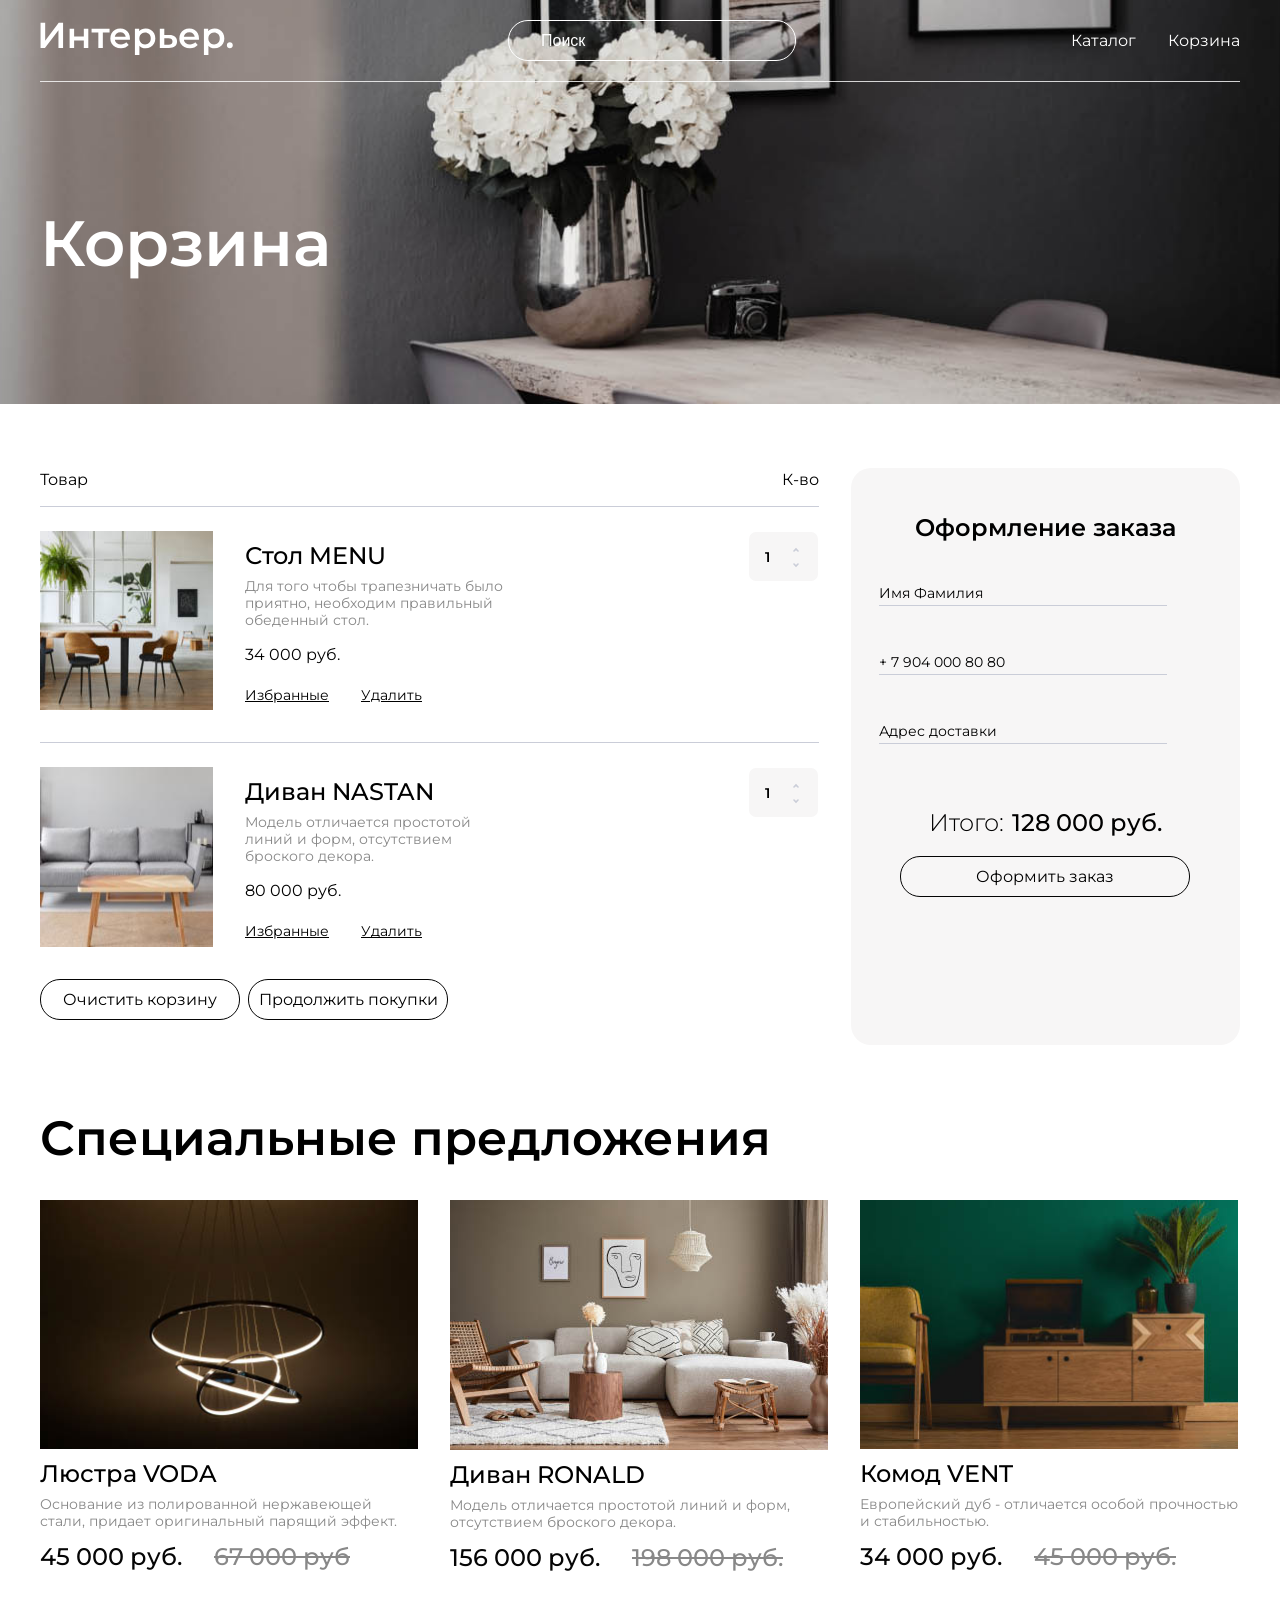
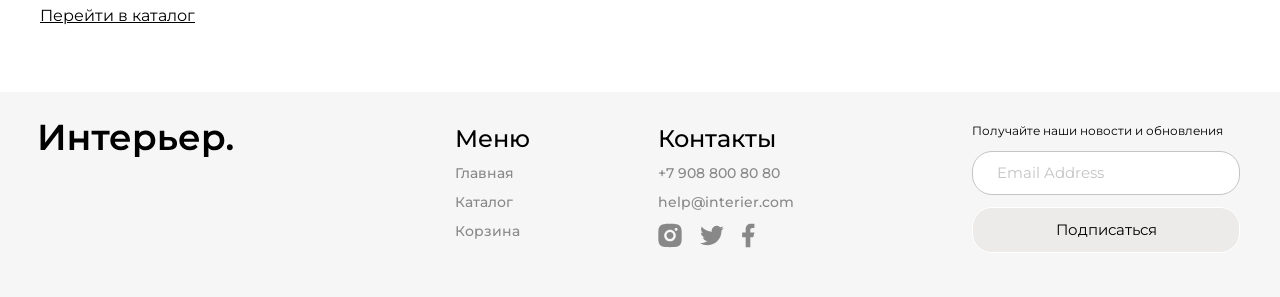
<file: cart.html>
<!DOCTYPE html>
<html lang="en">

<head>
	<meta charset="UTF-8">
	<meta http-equiv="X-UA-Compatible" content="IE=edge">
	<meta name="viewport" content="width=device-width, initial-scale=1.0">
	<title>Магазин мебели - Интерьер.</title>
	<link rel="preconnect" href="https://fonts.googleapis.com">
	<link rel="preconnect" href="https://fonts.gstatic.com" crossorigin>
	<link href="https://fonts.googleapis.com/css2?family=Montserrat:wght@400;500;600&display=swap" rel="stylesheet">
	<link rel="stylesheet" href="css/style.css">
</head>

<body>
	<div class="cart-top center">
		<header class="header">
			<a class="header__logo" href="./index.html">
				<img class="header__logo-img" src="img/logo.svg" alt="logo">
			</a>
			<input class="header__search" type="search" placeholder="Поиск">
			<nav class="header__menu">
				<a href="./catalog.html" class="header__link link">
					Каталог
				</a>
				<a href="cart.html" class="header__link link">
					Корзина
				</a>
			</nav>
			<nav class="menu-mobile">
				<svg width="19" height="19" viewBox="0 0 19 19" fill="none" xmlns="http://www.w3.org/2000/svg">
					<path
						d="M12.4943 12.4955C12.6531 12.3666 12.8121 12.2375 12.9723 12.1115L16.8411 15.9804C16.8429 16.01 16.8571 16.0303 16.8651 16.0398C16.8738 16.0502 16.8828 16.0566 16.8877 16.0598C16.8931 16.0635 16.8981 16.066 16.9017 16.0678C16.9087 16.0712 16.9154 16.0736 16.9201 16.0751C16.9225 16.0759 16.9248 16.0766 16.9272 16.0773C16.9294 16.0785 16.9315 16.0797 16.9337 16.0808C16.9382 16.083 16.9446 16.086 16.952 16.0886C16.9558 16.0899 16.9611 16.0916 16.9675 16.0929C16.9732 16.0941 16.9841 16.0959 16.9976 16.0948C17.0096 16.0938 17.0326 16.0897 17.0542 16.0718C17.0748 16.0724 17.0982 16.0732 17.1239 16.0741C17.218 16.0774 17.3429 16.0817 17.4715 16.0846C17.5841 16.0871 17.6978 16.0883 17.7899 16.0864C17.8312 16.0856 17.8692 16.0841 17.9014 16.0816C17.9057 16.0841 17.91 16.0861 17.9141 16.0877C17.9179 16.0898 17.922 16.0917 17.9262 16.0933C17.9557 16.1046 17.9814 16.0991 17.9937 16.0951C18.0066 16.091 18.016 16.0852 18.0208 16.0819C18.0228 16.0805 18.0247 16.0792 18.0263 16.0779C18.0292 16.0757 18.0316 16.0737 18.0335 16.072C18.0393 16.0668 18.0441 16.0616 18.0474 16.0577C18.049 16.0559 18.0505 16.054 18.0521 16.052C18.054 16.0505 18.0559 16.0489 18.0578 16.0473C18.0616 16.044 18.0668 16.0393 18.072 16.0334C18.073 16.0324 18.074 16.0312 18.0751 16.0298C18.0772 16.0273 18.0795 16.0243 18.0819 16.0208C18.0852 16.0159 18.091 16.0066 18.0951 15.9937C18.0991 15.9813 18.1046 15.9557 18.0933 15.9262C18.0917 15.922 18.0898 15.9179 18.0877 15.9141C18.0861 15.91 18.0841 15.9057 18.0816 15.9014C18.0841 15.8692 18.0856 15.8311 18.0864 15.7899C18.0884 15.6978 18.0871 15.5841 18.0846 15.4715C18.0817 15.3429 18.0774 15.218 18.0741 15.1239C18.0733 15.0982 18.0724 15.0748 18.0718 15.0542C18.0897 15.0326 18.0938 15.0096 18.0948 14.9976C18.0959 14.9841 18.0941 14.9732 18.0929 14.9675C18.0916 14.9611 18.0899 14.9558 18.0886 14.952C18.0861 14.9446 18.0831 14.9383 18.0808 14.9338C18.0797 14.9316 18.0785 14.9294 18.0773 14.9272C18.0766 14.9248 18.0759 14.9225 18.0751 14.9201C18.0736 14.9154 18.0712 14.9087 18.0678 14.9017C18.0661 14.8981 18.0635 14.8931 18.0599 14.8877C18.0566 14.8828 18.0502 14.8738 18.0399 14.8651C18.0304 14.8571 18.0101 14.8429 17.9804 14.8411L14.1115 10.9722C14.2397 10.8085 14.3713 10.6462 14.5028 10.4841C14.8565 10.0479 15.2087 9.61354 15.4882 9.16138C15.8896 8.512 16.1519 7.81066 16.0735 6.97956C15.9199 5.35141 15.2727 4.00652 14.0444 2.92256C13.4308 2.38097 12.5761 1.86417 11.6728 1.48885C10.7703 1.11384 9.81023 0.876354 8.98592 0.901872C7.33964 0.952835 6.07535 1.77939 4.92694 2.92679C3.77737 4.07512 2.95411 5.33777 2.90196 6.98579C2.87584 7.81108 3.11325 8.77079 3.48837 9.67293C3.8638 10.5758 4.38089 11.43 4.9226 12.0444C6.00692 13.2741 7.35078 13.9207 8.97967 14.0735C9.81101 14.1515 10.5125 13.8899 11.1619 13.4889C11.6177 13.2076 12.055 12.8524 12.4943 12.4955ZM12.9103 4.06666C13.1191 4.27216 13.3014 4.61091 13.4641 4.98163C13.5448 5.1654 13.6193 5.35388 13.6893 5.53354C13.7011 5.56373 13.7127 5.59372 13.7242 5.62341C13.781 5.76953 13.8349 5.90843 13.8861 6.02992C13.9461 6.17241 13.9726 6.25881 13.9818 6.31816C13.9903 6.37232 13.9847 6.4046 13.9731 6.44184C13.97 6.45184 13.9653 6.46497 13.9598 6.48054C13.9464 6.51811 13.9279 6.56987 13.9143 6.62606C13.8932 6.71288 13.8776 6.82573 13.8783 6.98936C13.8791 7.19695 13.9054 7.42687 13.9315 7.65471C13.9454 7.77595 13.9593 7.8966 13.9691 8.01299C13.9985 8.35861 13.9955 8.68007 13.8858 8.9466C13.8402 9.05742 13.7929 9.17933 13.7431 9.30783C13.6591 9.52467 13.5677 9.76031 13.4646 9.99323C13.3009 10.3631 13.1173 10.702 12.9097 10.9097C12.7021 11.1174 12.3632 11.301 11.9933 11.4646C11.7609 11.5674 11.526 11.6585 11.3098 11.7423C11.1806 11.7924 11.058 11.8399 10.9466 11.8858C10.6802 11.9955 10.3587 11.9985 10.013 11.9691C9.8966 11.9593 9.7759 11.9454 9.65463 11.9315C9.42679 11.9054 9.1969 11.8791 8.98942 11.8782C8.82584 11.8776 8.71301 11.8931 8.62618 11.9142C8.57002 11.9279 8.51825 11.9464 8.48066 11.9598C8.46507 11.9653 8.45192 11.97 8.44191 11.9732C8.40464 11.9848 8.37232 11.9903 8.31816 11.9819C8.25882 11.9726 8.17244 11.9461 8.03001 11.8861C7.90811 11.8347 7.76864 11.7805 7.62192 11.7236C7.59277 11.7122 7.56332 11.7008 7.53367 11.6892C7.354 11.6193 7.1655 11.5447 6.98171 11.4641C6.61092 11.3014 6.27215 11.1191 6.06676 10.9103C5.64802 10.4845 5.40218 9.82355 5.26323 9.10079C5.12477 8.3806 5.09507 7.61356 5.09761 6.98936C5.10015 6.36354 5.12829 5.84869 5.26225 5.38207C5.39531 4.9186 5.63424 4.4982 6.06618 4.06609C6.4981 3.63399 6.9186 3.39507 7.38217 3.26205C7.8489 3.12813 8.36384 3.10008 8.98942 3.09753C9.61337 3.09499 10.3805 3.12461 11.1008 3.26302C11.8237 3.40194 12.4847 3.64778 12.9103 4.06666Z"
						fill="white" stroke="white" stroke-width="0.2" />
				</svg>
				<a href="catalog.html" class="link-mobile">
					<svg width="19" height="19" viewBox="0 0 19 19" fill="none" xmlns="http://www.w3.org/2000/svg">
						<rect width="5" height="5" fill="white" />
						<rect y="7" width="5" height="5" fill="white" />
						<rect y="14" width="5" height="5" fill="white" />
						<rect x="7" y="7" width="5" height="5" fill="white" />
						<rect x="7" y="14" width="5" height="5" fill="white" />
						<rect x="7" width="5" height="5" fill="white" />
						<rect x="14" y="7" width="5" height="5" fill="white" />
						<rect x="14" y="14" width="5" height="5" fill="white" />
						<rect x="14" width="5" height="5" fill="white" />
					</svg>
				</a>
				<a href="cart.html" class="link-mobile">
					<svg width="19" height="17" viewBox="0 0 19 17" fill="none" xmlns="http://www.w3.org/2000/svg">
						<path
							d="M11.9752 17C12.5315 17 12.5737 16.4014 12.9671 16.0049C13.3606 15.6083 13.9591 15.5706 13.9591 15.0097C13.9591 14.4489 13.3606 13.416 12.9671 13.0194C12.5737 12.6228 12.5315 13.0194 11.9752 13.0194C11.4188 13.0194 10.3846 12.6228 9.9912 13.0194C9.59777 13.416 9.9912 14.4489 9.9912 15.0097C9.9912 15.5706 9.59777 15.6083 9.9912 16.0049C10.3846 16.4014 11.4188 17 11.9752 17ZM4.03933 17C4.59571 17 5.62986 16.4014 6.02328 16.0049C6.4167 15.6083 6.02328 15.5706 6.02328 15.0097C6.02328 14.4489 6.4167 13.416 6.02328 13.0194C5.62986 12.6228 4.59571 13.0194 4.03933 13.0194C3.48294 13.0194 3.44077 12.6228 3.04735 13.0194C2.65392 13.416 2.05537 14.4489 2.05537 15.0097C2.05537 15.5706 2.65392 15.6083 3.04735 16.0049C3.44077 16.4014 3.48294 17 4.03933 17ZM17.927 2.07276C18.1889 2.06425 18.7368 2.26249 18.919 2.07276C19.1012 1.88303 18.919 1.3417 18.919 1.07761C18.919 0.81352 19.1012 0.27219 18.919 0.0824629C18.7368 -0.107264 18.1889 0.0909764 17.927 0.0824629H16.935C15.9889 0.0824629 15.1567 1.1423 14.9511 2.07276L12.9671 8.04366C12.7615 8.97412 12.9213 9.03881 11.9752 9.03881H4.03933L2.05537 3.06791H11.9752C12.2345 3.05598 12.7878 3.25716 12.9671 3.06791C13.1465 2.87866 12.9671 2.3345 12.9671 2.07276C12.9671 1.81102 13.1465 1.26686 12.9671 1.07761C12.7878 0.888361 12.2345 1.08954 11.9752 1.07761H2.05537C1.74873 1.07752 1.33899 0.942107 1.06339 1.07761C0.78779 1.21312 0.260115 1.82913 0.0714111 2.07276C-0.117292 2.3164 0.134972 2.76553 0.0714111 3.06791C0.00785065 3.3703 -0.00305557 3.76321 0.0714111 4.06306L2.05537 10.034C2.16441 10.474 1.70071 10.75 2.05537 11.0291C2.41003 11.3083 3.58936 11.0292 4.03933 11.0291H11.9752C12.8932 11.0292 13.243 10.613 13.9591 10.034C14.6752 9.45493 14.752 8.94703 14.9511 8.04366L16.935 2.07276H17.927Z"
							fill="white" />
					</svg>
				</a>
			</nav>
		</header>
		<h2 class="catalog-top__title">
			Корзина
		</h2>
	</div>

	<div class="cart center">
		<div class="cart__content">
			<div class="cart__head">
				<p class="cart__name">Товар</p>
				<p class="cart__name">К-во</p>
			</div>
			<div class="cart__items">
				<div class="cart-item">
					<div class="cart-item__content">
						<img src="img/cart/cart2.jpg" alt="Стол MENU" class="cart-item__image">
						<div class="cart-item__info">
							<h3 class="cart-item__subtitle">
								Стол MENU
							</h3>
							<p class="cart-item__caption product__caption">
								Для того чтобы трапезничать было приятно, необходим правильный обеденный стол.
							</p>
							<p class="cart-item__price">
								34 000 руб.
							</p>
							<div class="cart-item__links">
								<button class="cart-item__link">
									Избранные
								</button>
								<button class="cart-item__link">
									Удалить
								</button>
							</div>
						</div>
					</div>
					<div class="control">
						<input class="control__input" type="number" min="0" max="10" step="1" value="1">
						<div class="control__box">
							<button class="control__top"></button>
							<button class="control__bottom"></button>
						</div>
					</div>
				</div>
				<div class="cart-item">
					<div class="cart-item__content">
						<img src="img/cart/cart.jpg" alt="Диван NASTAN" class="cart-item__image">
						<div class="cart-item__info">
							<h3 class="cart-item__subtitle">
								Диван NASTAN
							</h3>
							<p class="cart-item__caption product__caption">
								Модель отличается простотой линий и форм, отсутствием броского декора.
							</p>
							<p class="cart-item__price">
								80 000 руб.
							</p>
							<div class="cart-item__links">
								<button class="cart-item__link">
									Избранные
								</button>
								<button class="cart-item__link">
									Удалить
								</button>
							</div>
						</div>
					</div>
					<div class="control">
						<input class="control__input" type="number" min="0" max="10" step="1" value="1">
						<div class="control__box">
							<button class="control__top"></button>
							<button class="control__bottom"></button>
						</div>
					</div>
				</div>
			</div>
			<div class="cart-item__buttons">
				<button class="cart-item__btn">
					Очистить корзину
				</button>
				<button class="cart-item__btn">
					Продолжить покупки
				</button>
			</div>
		</div>
		<form class="cart-form" action="#">
			<p class="cart-form__subtitle">
				Оформление заказа
			</p>
			<div class="cart-form__info">
				<input class="cart-form__input" type="text" placeholder="Имя Фамилия">
				<input class="cart-form__input" type="tel" placeholder="+ 7 904 000 80 80">
				<input class="cart-form__input" type="text" placeholder="Адрес доставки">
			</div>
			<div class="cart-form__results">
				<div class="cart-form__result">Итого:</div>
				<div class="cart-form__sum">128 000 руб.</div>
			</div>
			<button class="cart-form__submit" type="submit">Оформить заказ</button>
		</form>
	</div>
	<div class="offer-products center">
		<h2 class="offer-products__title title">Специальные предложения</h2>
		<div class="offer-products__content">
			<div class="offer-products__product product">
				<div class="product__image">
					<img class="product__img" src="img/special-offer/special-product1.jpg" alt="special-product">
					<div class="chose-box">
						<button class="chose-box__btn">
							<svg class="chose-box__icon" width="24" height="24" viewBox="0 0 24 24" fill="none"
								xmlns="http://www.w3.org/2000/svg">
								<path
									d="M7 8V6C7 4.67916 7.07093 2.93397 8 2C8.92908 1.06603 10.6861 1 12 1C13.3139 1 15.0709 1.06603 16 2C16.9291 2.93397 17 4.67916 17 6V8H20C20.2628 8 20.8142 7.81321 21 8C21.1858 8.18679 21 8.73583 21 9V21C21 21.2642 21.1858 21.8132 21 22C20.8142 22.1868 20.2628 22 20 22H4C3.73722 22 3.18582 22.1868 3 22C2.81419 21.8132 3 21.2642 3 21V9C3 8.73583 2.81419 8.18679 3 8C3.18582 7.81321 3.73722 8 4 8H7ZM7 10H5V20H19V10H17V12H15V10H9V12H7V10ZM9 8H15V6C15 5.2075 14.5575 4.56038 14 4C13.4426 3.43962 12.7884 3 12 3C11.2117 3 10.5575 3.43962 10 4C9.44256 4.56038 9 5.2075 9 6V8Z"
									fill="#C4C4C4" />
							</svg>
						</button>
						<button class="chose-box__btn">
							<svg class="chose-box__icon" width="20" height="20" viewBox="0 0 20 20" fill="none"
								xmlns="http://www.w3.org/2000/svg">
								<path
									d="M9.99999 19C9.35499 18.428 8.62599 17.833 7.85499 17.2H7.84499C5.12999 14.98 2.05299 12.468 0.693992 9.458C0.24751 8.49973 0.0108963 7.45713 -1.91116e-05 6.4C-0.00300091 4.94949 0.578763 3.55899 1.6138 2.54277C2.64884 1.52655 4.04978 0.970397 5.49999 1C6.68062 1.00187 7.83583 1.34308 8.82799 1.983C9.26396 2.26597 9.65841 2.60826 9.99999 3C10.3435 2.6098 10.738 2.26771 11.173 1.983C12.1647 1.34296 13.3197 1.00172 14.5 1C15.9502 0.970397 17.3511 1.52655 18.3862 2.54277C19.4212 3.55899 20.003 4.94949 20 6.4C19.9898 7.45882 19.7532 8.5032 19.306 9.463C17.947 12.473 14.871 14.984 12.156 17.2L12.146 17.208C11.374 17.837 10.646 18.432 10.001 19.008L9.99999 19ZM5.49999 3C4.5685 2.98835 3.67006 3.34485 2.99999 3.992C2.35438 4.62617 1.99355 5.49505 1.99991 6.4C2.01132 7.1705 2.18582 7.92985 2.51199 8.628C3.1535 9.92671 4.0191 11.1021 5.06899 12.1C6.05999 13.1 7.19999 14.068 8.18599 14.882C8.45899 15.107 8.73699 15.334 9.01499 15.561L9.18999 15.704C9.45699 15.922 9.73299 16.148 9.99999 16.37L10.013 16.358L10.019 16.353H10.025L10.034 16.346H10.039H10.044L10.062 16.331L10.103 16.298L10.11 16.292L10.121 16.284H10.127L10.136 16.276L10.8 15.731L10.974 15.588C11.255 15.359 11.533 15.132 11.806 14.907C12.792 14.093 13.933 13.126 14.924 12.121C15.974 11.1236 16.8397 9.94852 17.481 8.65C17.8131 7.9458 17.9901 7.17851 18 6.4C18.0042 5.49784 17.6435 4.6323 17 4C16.3312 3.34992 15.4326 2.99049 14.5 3C13.3619 2.99033 12.2739 3.46737 11.51 4.311L9.99999 6.051L8.48999 4.311C7.72606 3.46737 6.63807 2.99033 5.49999 3Z"
									fill="#C4C4C4" />
							</svg>
						</button>
					</div>
				</div>
				<h3 class="product__name">Люстра VODA</h3>
				<p class="product__caption">
					Основание из полированной нержавеющей стали, придает оригинальный парящий эффект.
				</p>
				<div class="product__value">
					<p class="product__price">45 000 руб.</p>
					<p class="product__price price-old">67 000 руб</p>
				</div>
			</div>
			<div class="offer-products__product product">
				<div class="product__image">
					<img class="product__img" src="img/special-offer/special-product2.jpg" alt="special-product">
					<div class="chose-box">
						<button class="chose-box__btn">
							<svg class="chose-box__icon" width="24" height="24" viewBox="0 0 24 24" fill="none"
								xmlns="http://www.w3.org/2000/svg">
								<path
									d="M7 8V6C7 4.67916 7.07093 2.93397 8 2C8.92908 1.06603 10.6861 1 12 1C13.3139 1 15.0709 1.06603 16 2C16.9291 2.93397 17 4.67916 17 6V8H20C20.2628 8 20.8142 7.81321 21 8C21.1858 8.18679 21 8.73583 21 9V21C21 21.2642 21.1858 21.8132 21 22C20.8142 22.1868 20.2628 22 20 22H4C3.73722 22 3.18582 22.1868 3 22C2.81419 21.8132 3 21.2642 3 21V9C3 8.73583 2.81419 8.18679 3 8C3.18582 7.81321 3.73722 8 4 8H7ZM7 10H5V20H19V10H17V12H15V10H9V12H7V10ZM9 8H15V6C15 5.2075 14.5575 4.56038 14 4C13.4426 3.43962 12.7884 3 12 3C11.2117 3 10.5575 3.43962 10 4C9.44256 4.56038 9 5.2075 9 6V8Z"
									fill="#C4C4C4" />
							</svg>
						</button>
						<button class="chose-box__btn">
							<svg class="chose-box__icon" width="20" height="20" viewBox="0 0 20 20" fill="none"
								xmlns="http://www.w3.org/2000/svg">
								<path
									d="M9.99999 19C9.35499 18.428 8.62599 17.833 7.85499 17.2H7.84499C5.12999 14.98 2.05299 12.468 0.693992 9.458C0.24751 8.49973 0.0108963 7.45713 -1.91116e-05 6.4C-0.00300091 4.94949 0.578763 3.55899 1.6138 2.54277C2.64884 1.52655 4.04978 0.970397 5.49999 1C6.68062 1.00187 7.83583 1.34308 8.82799 1.983C9.26396 2.26597 9.65841 2.60826 9.99999 3C10.3435 2.6098 10.738 2.26771 11.173 1.983C12.1647 1.34296 13.3197 1.00172 14.5 1C15.9502 0.970397 17.3511 1.52655 18.3862 2.54277C19.4212 3.55899 20.003 4.94949 20 6.4C19.9898 7.45882 19.7532 8.5032 19.306 9.463C17.947 12.473 14.871 14.984 12.156 17.2L12.146 17.208C11.374 17.837 10.646 18.432 10.001 19.008L9.99999 19ZM5.49999 3C4.5685 2.98835 3.67006 3.34485 2.99999 3.992C2.35438 4.62617 1.99355 5.49505 1.99991 6.4C2.01132 7.1705 2.18582 7.92985 2.51199 8.628C3.1535 9.92671 4.0191 11.1021 5.06899 12.1C6.05999 13.1 7.19999 14.068 8.18599 14.882C8.45899 15.107 8.73699 15.334 9.01499 15.561L9.18999 15.704C9.45699 15.922 9.73299 16.148 9.99999 16.37L10.013 16.358L10.019 16.353H10.025L10.034 16.346H10.039H10.044L10.062 16.331L10.103 16.298L10.11 16.292L10.121 16.284H10.127L10.136 16.276L10.8 15.731L10.974 15.588C11.255 15.359 11.533 15.132 11.806 14.907C12.792 14.093 13.933 13.126 14.924 12.121C15.974 11.1236 16.8397 9.94852 17.481 8.65C17.8131 7.9458 17.9901 7.17851 18 6.4C18.0042 5.49784 17.6435 4.6323 17 4C16.3312 3.34992 15.4326 2.99049 14.5 3C13.3619 2.99033 12.2739 3.46737 11.51 4.311L9.99999 6.051L8.48999 4.311C7.72606 3.46737 6.63807 2.99033 5.49999 3Z"
									fill="#C4C4C4" />
							</svg>
						</button>
					</div>
				</div>
				<h3 class="product__name">Диван RONALD</h3>
				<p class="product__caption">
					Модель отличается простотой линий и форм, отсутствием броского декора.
				</p>
				<div class="product__value">
					<p class="product__price">156 000 руб.</p>
					<p class="product__price price-old">198 000 руб.</p>
				</div>
				<div class="chose-box">
					<button class="chose-box__btn">
						<svg class="chose-box__icon" width="24" height="24" viewBox="0 0 24 24" fill="none"
							xmlns="http://www.w3.org/2000/svg">
							<path
								d="M7 8V6C7 4.67916 7.07093 2.93397 8 2C8.92908 1.06603 10.6861 1 12 1C13.3139 1 15.0709 1.06603 16 2C16.9291 2.93397 17 4.67916 17 6V8H20C20.2628 8 20.8142 7.81321 21 8C21.1858 8.18679 21 8.73583 21 9V21C21 21.2642 21.1858 21.8132 21 22C20.8142 22.1868 20.2628 22 20 22H4C3.73722 22 3.18582 22.1868 3 22C2.81419 21.8132 3 21.2642 3 21V9C3 8.73583 2.81419 8.18679 3 8C3.18582 7.81321 3.73722 8 4 8H7ZM7 10H5V20H19V10H17V12H15V10H9V12H7V10ZM9 8H15V6C15 5.2075 14.5575 4.56038 14 4C13.4426 3.43962 12.7884 3 12 3C11.2117 3 10.5575 3.43962 10 4C9.44256 4.56038 9 5.2075 9 6V8Z"
								fill="#C4C4C4" />
						</svg>
					</button>
					<button class="chose-box__btn">
						<svg class="chose-box__icon" width="20" height="20" viewBox="0 0 20 20" fill="none"
							xmlns="http://www.w3.org/2000/svg">
							<path
								d="M9.99999 19C9.35499 18.428 8.62599 17.833 7.85499 17.2H7.84499C5.12999 14.98 2.05299 12.468 0.693992 9.458C0.24751 8.49973 0.0108963 7.45713 -1.91116e-05 6.4C-0.00300091 4.94949 0.578763 3.55899 1.6138 2.54277C2.64884 1.52655 4.04978 0.970397 5.49999 1C6.68062 1.00187 7.83583 1.34308 8.82799 1.983C9.26396 2.26597 9.65841 2.60826 9.99999 3C10.3435 2.6098 10.738 2.26771 11.173 1.983C12.1647 1.34296 13.3197 1.00172 14.5 1C15.9502 0.970397 17.3511 1.52655 18.3862 2.54277C19.4212 3.55899 20.003 4.94949 20 6.4C19.9898 7.45882 19.7532 8.5032 19.306 9.463C17.947 12.473 14.871 14.984 12.156 17.2L12.146 17.208C11.374 17.837 10.646 18.432 10.001 19.008L9.99999 19ZM5.49999 3C4.5685 2.98835 3.67006 3.34485 2.99999 3.992C2.35438 4.62617 1.99355 5.49505 1.99991 6.4C2.01132 7.1705 2.18582 7.92985 2.51199 8.628C3.1535 9.92671 4.0191 11.1021 5.06899 12.1C6.05999 13.1 7.19999 14.068 8.18599 14.882C8.45899 15.107 8.73699 15.334 9.01499 15.561L9.18999 15.704C9.45699 15.922 9.73299 16.148 9.99999 16.37L10.013 16.358L10.019 16.353H10.025L10.034 16.346H10.039H10.044L10.062 16.331L10.103 16.298L10.11 16.292L10.121 16.284H10.127L10.136 16.276L10.8 15.731L10.974 15.588C11.255 15.359 11.533 15.132 11.806 14.907C12.792 14.093 13.933 13.126 14.924 12.121C15.974 11.1236 16.8397 9.94852 17.481 8.65C17.8131 7.9458 17.9901 7.17851 18 6.4C18.0042 5.49784 17.6435 4.6323 17 4C16.3312 3.34992 15.4326 2.99049 14.5 3C13.3619 2.99033 12.2739 3.46737 11.51 4.311L9.99999 6.051L8.48999 4.311C7.72606 3.46737 6.63807 2.99033 5.49999 3Z"
								fill="#C4C4C4" />
						</svg>
					</button>
				</div>
			</div>
			<div class="offer-products__product product">
				<div class="product__image">
					<img class="product__img" src="img/special-offer/special-product3.jpg" alt="special-product">
					<div class="chose-box">
						<button class="chose-box__btn">
							<svg class="chose-box__icon" width="24" height="24" viewBox="0 0 24 24" fill="none"
								xmlns="http://www.w3.org/2000/svg">
								<path
									d="M7 8V6C7 4.67916 7.07093 2.93397 8 2C8.92908 1.06603 10.6861 1 12 1C13.3139 1 15.0709 1.06603 16 2C16.9291 2.93397 17 4.67916 17 6V8H20C20.2628 8 20.8142 7.81321 21 8C21.1858 8.18679 21 8.73583 21 9V21C21 21.2642 21.1858 21.8132 21 22C20.8142 22.1868 20.2628 22 20 22H4C3.73722 22 3.18582 22.1868 3 22C2.81419 21.8132 3 21.2642 3 21V9C3 8.73583 2.81419 8.18679 3 8C3.18582 7.81321 3.73722 8 4 8H7ZM7 10H5V20H19V10H17V12H15V10H9V12H7V10ZM9 8H15V6C15 5.2075 14.5575 4.56038 14 4C13.4426 3.43962 12.7884 3 12 3C11.2117 3 10.5575 3.43962 10 4C9.44256 4.56038 9 5.2075 9 6V8Z"
									fill="#C4C4C4" />
							</svg>
						</button>
						<button class="chose-box__btn">
							<svg class="chose-box__icon" width="20" height="20" viewBox="0 0 20 20" fill="none"
								xmlns="http://www.w3.org/2000/svg">
								<path
									d="M9.99999 19C9.35499 18.428 8.62599 17.833 7.85499 17.2H7.84499C5.12999 14.98 2.05299 12.468 0.693992 9.458C0.24751 8.49973 0.0108963 7.45713 -1.91116e-05 6.4C-0.00300091 4.94949 0.578763 3.55899 1.6138 2.54277C2.64884 1.52655 4.04978 0.970397 5.49999 1C6.68062 1.00187 7.83583 1.34308 8.82799 1.983C9.26396 2.26597 9.65841 2.60826 9.99999 3C10.3435 2.6098 10.738 2.26771 11.173 1.983C12.1647 1.34296 13.3197 1.00172 14.5 1C15.9502 0.970397 17.3511 1.52655 18.3862 2.54277C19.4212 3.55899 20.003 4.94949 20 6.4C19.9898 7.45882 19.7532 8.5032 19.306 9.463C17.947 12.473 14.871 14.984 12.156 17.2L12.146 17.208C11.374 17.837 10.646 18.432 10.001 19.008L9.99999 19ZM5.49999 3C4.5685 2.98835 3.67006 3.34485 2.99999 3.992C2.35438 4.62617 1.99355 5.49505 1.99991 6.4C2.01132 7.1705 2.18582 7.92985 2.51199 8.628C3.1535 9.92671 4.0191 11.1021 5.06899 12.1C6.05999 13.1 7.19999 14.068 8.18599 14.882C8.45899 15.107 8.73699 15.334 9.01499 15.561L9.18999 15.704C9.45699 15.922 9.73299 16.148 9.99999 16.37L10.013 16.358L10.019 16.353H10.025L10.034 16.346H10.039H10.044L10.062 16.331L10.103 16.298L10.11 16.292L10.121 16.284H10.127L10.136 16.276L10.8 15.731L10.974 15.588C11.255 15.359 11.533 15.132 11.806 14.907C12.792 14.093 13.933 13.126 14.924 12.121C15.974 11.1236 16.8397 9.94852 17.481 8.65C17.8131 7.9458 17.9901 7.17851 18 6.4C18.0042 5.49784 17.6435 4.6323 17 4C16.3312 3.34992 15.4326 2.99049 14.5 3C13.3619 2.99033 12.2739 3.46737 11.51 4.311L9.99999 6.051L8.48999 4.311C7.72606 3.46737 6.63807 2.99033 5.49999 3Z"
									fill="#C4C4C4" />
							</svg>
						</button>
					</div>
				</div>
				<h3 class="product__name">Комод VENT</h3>
				<p class="product__caption">
					Европейский дуб - отличается особой прочностью и стабильностью.
				</p>
				<div class="product__value">
					<p class="product__price">34 000 руб.</p>
					<p class="product__price price-old">45 000 руб.</p>
				</div>
			</div>
		</div>
		<a href="catalog.html" class="products__link-catalog cart-link">Перейти в каталог</a>
	</div>

	<footer class="footer center">
		<a class="footer__logo" href="index.html">
			<img src="./img/logo__footer.svg" alt="logo">
		</a>
		<div class="footer__content">
			<div class="footer__info">
				<div class="footer__item">
					<h4 class="footer__nav">Меню</h4>
					<a href="./index.html" class="footer__link link">Главная</a>
					<a href="./catalog.html" class="footer__link link">Каталог</a>
					<a href="./cart.html" class="footer__link link">Корзина</a>
				</div>
				<div class="footer__item">
					<h4 class="footer__nav">Контакты</h4>
					<a href="tel:+79088008080" class="footer__link">+7 908 800 80 80</a>
					<a href="mailto:help@interier.com" class="footer__link">help@interier.com</a>
					<div class="footer__social-box">
						<a class="footer__links" href="#">
							<svg class="footer__icon" width="24" height="25" viewBox="0 0 24 25" fill="none"
								xmlns="http://www.w3.org/2000/svg">
								<path
									d="M12 0.833984C15.1698 0.833984 15.5653 0.845651 16.809 0.903984C18.0515 0.962318 18.8973 1.15715 19.6417 1.44648C20.4117 1.74282 21.0603 2.14415 21.709 2.79165C22.3022 3.37486 22.7613 4.08034 23.0542 4.85898C23.3423 5.60215 23.5383 6.44915 23.5967 7.69165C23.6515 8.93532 23.6667 9.33082 23.6667 12.5007C23.6667 15.6705 23.655 16.066 23.5967 17.3097C23.5383 18.5522 23.3423 19.398 23.0542 20.1423C22.7621 20.9214 22.303 21.627 21.709 22.2097C21.1256 22.8027 20.4202 23.2617 19.6417 23.5548C18.8985 23.843 18.0515 24.039 16.809 24.0973C15.5653 24.1522 15.1698 24.1673 12 24.1673C8.83017 24.1673 8.43467 24.1557 7.191 24.0973C5.9485 24.039 5.10267 23.843 4.35834 23.5548C3.57938 23.2625 2.87378 22.8034 2.291 22.2097C1.69764 21.6265 1.23859 20.921 0.945836 20.1423C0.656503 19.3992 0.461669 18.5522 0.403336 17.3097C0.348502 16.066 0.333336 15.6705 0.333336 12.5007C0.333336 9.33082 0.345002 8.93532 0.403336 7.69165C0.461669 6.44798 0.656503 5.60332 0.945836 4.85898C1.23778 4.07986 1.69694 3.37419 2.291 2.79165C2.87395 2.19809 3.5795 1.739 4.35834 1.44648C5.10267 1.15715 5.94734 0.962318 7.191 0.903984C8.43467 0.849151 8.83017 0.833984 12 0.833984ZM12 6.66732C10.4529 6.66732 8.96918 7.2819 7.87521 8.37586C6.78125 9.46982 6.16667 10.9536 6.16667 12.5007C6.16667 14.0477 6.78125 15.5315 7.87521 16.6254C8.96918 17.7194 10.4529 18.334 12 18.334C13.5471 18.334 15.0308 17.7194 16.1248 16.6254C17.2188 15.5315 17.8333 14.0477 17.8333 12.5007C17.8333 10.9536 17.2188 9.46982 16.1248 8.37586C15.0308 7.2819 13.5471 6.66732 12 6.66732ZM19.5833 6.37565C19.5833 5.98888 19.4297 5.61794 19.1562 5.34445C18.8827 5.07096 18.5118 4.91732 18.125 4.91732C17.7382 4.91732 17.3673 5.07096 17.0938 5.34445C16.8203 5.61794 16.6667 5.98888 16.6667 6.37565C16.6667 6.76243 16.8203 7.13336 17.0938 7.40685C17.3673 7.68034 17.7382 7.83398 18.125 7.83398C18.5118 7.83398 18.8827 7.68034 19.1562 7.40685C19.4297 7.13336 19.5833 6.76243 19.5833 6.37565ZM12 9.00065C12.9283 9.00065 13.8185 9.3694 14.4749 10.0258C15.1313 10.6822 15.5 11.5724 15.5 12.5007C15.5 13.4289 15.1313 14.3191 14.4749 14.9755C13.8185 15.6319 12.9283 16.0007 12 16.0007C11.0717 16.0007 10.1815 15.6319 9.52513 14.9755C8.86875 14.3191 8.5 13.4289 8.5 12.5007C8.5 11.5724 8.86875 10.6822 9.52513 10.0258C10.1815 9.3694 11.0717 9.00065 12 9.00065Z"
									fill="#888888" />
							</svg>
						</a>
						<a class="footer__links" href="#">
							<svg class="footer__icon" width="24" height="21" viewBox="0 0 24 21" fill="none"
								xmlns="http://www.w3.org/2000/svg">
								<path
									d="M23.8557 3.09919C22.965 3.49317 22.0205 3.75191 21.0533 3.86686C22.0727 3.2572 22.8357 2.29771 23.2 1.16719C22.2433 1.73652 21.1945 2.13552 20.1013 2.35136C19.3671 1.5657 18.3938 1.04465 17.3328 0.869207C16.2718 0.693765 15.1826 0.873764 14.2345 1.38122C13.2864 1.88868 12.5325 2.69516 12.09 3.67528C11.6475 4.65541 11.5412 5.75427 11.7877 6.80103C9.84763 6.70379 7.94973 6.19964 6.21718 5.3213C4.48462 4.44296 2.95616 3.21008 1.73101 1.70269C1.29735 2.44755 1.06946 3.29429 1.07067 4.15619C1.07067 5.84786 1.93167 7.34236 3.24067 8.21736C2.46602 8.19297 1.70841 7.98377 1.03101 7.60719V7.66786C1.03124 8.79451 1.42111 9.88641 2.1345 10.7584C2.84789 11.6304 3.8409 12.2289 4.94517 12.4524C4.22606 12.6472 3.47203 12.676 2.74017 12.5364C3.05152 13.5061 3.65835 14.3543 4.4757 14.962C5.29305 15.5697 6.27999 15.9066 7.29834 15.9255C6.28624 16.7204 5.12738 17.308 3.88804 17.6547C2.64869 18.0014 1.35316 18.1005 0.0755081 17.9462C2.30582 19.3805 4.90212 20.142 7.55384 20.1395C16.529 20.1395 21.4372 12.7044 21.4372 6.25619C21.4372 6.04619 21.4313 5.83386 21.422 5.62619C22.3773 4.93572 23.2019 4.08038 23.8568 3.10036L23.8557 3.09919Z"
									fill="#888888" />
							</svg>
						</a>
						<a class="footer__links" href="#">
							<svg class="footer__icon" width="13" height="25" viewBox="0 0 13 25" fill="none"
								xmlns="http://www.w3.org/2000/svg">
								<path
									d="M8.33332 14.2218H11.25L12.4167 9.55518H8.33332V7.22184C8.33332 6.02018 8.33332 4.88851 10.6667 4.88851H12.4167V0.968509C12.0363 0.918343 10.6002 0.805176 9.08349 0.805176C5.91599 0.805176 3.66666 2.73834 3.66666 6.28851V9.55518H0.166656V14.2218H3.66666V24.1385H8.33332V14.2218Z"
									fill="#888888" />
							</svg>
						</a>
					</div>
				</div>
			</div>

			<form class="footer__form" action="#">
				<p class="footer__subtitle">
					Получайте наши новости и обновления
				</p>
				<input class="footer__input" type="email" placeholder="Email Address">
				<button class="footer__btn">Подписаться</button>
			</form>
		</div>
	</footer>
</body>

</html>
</file>
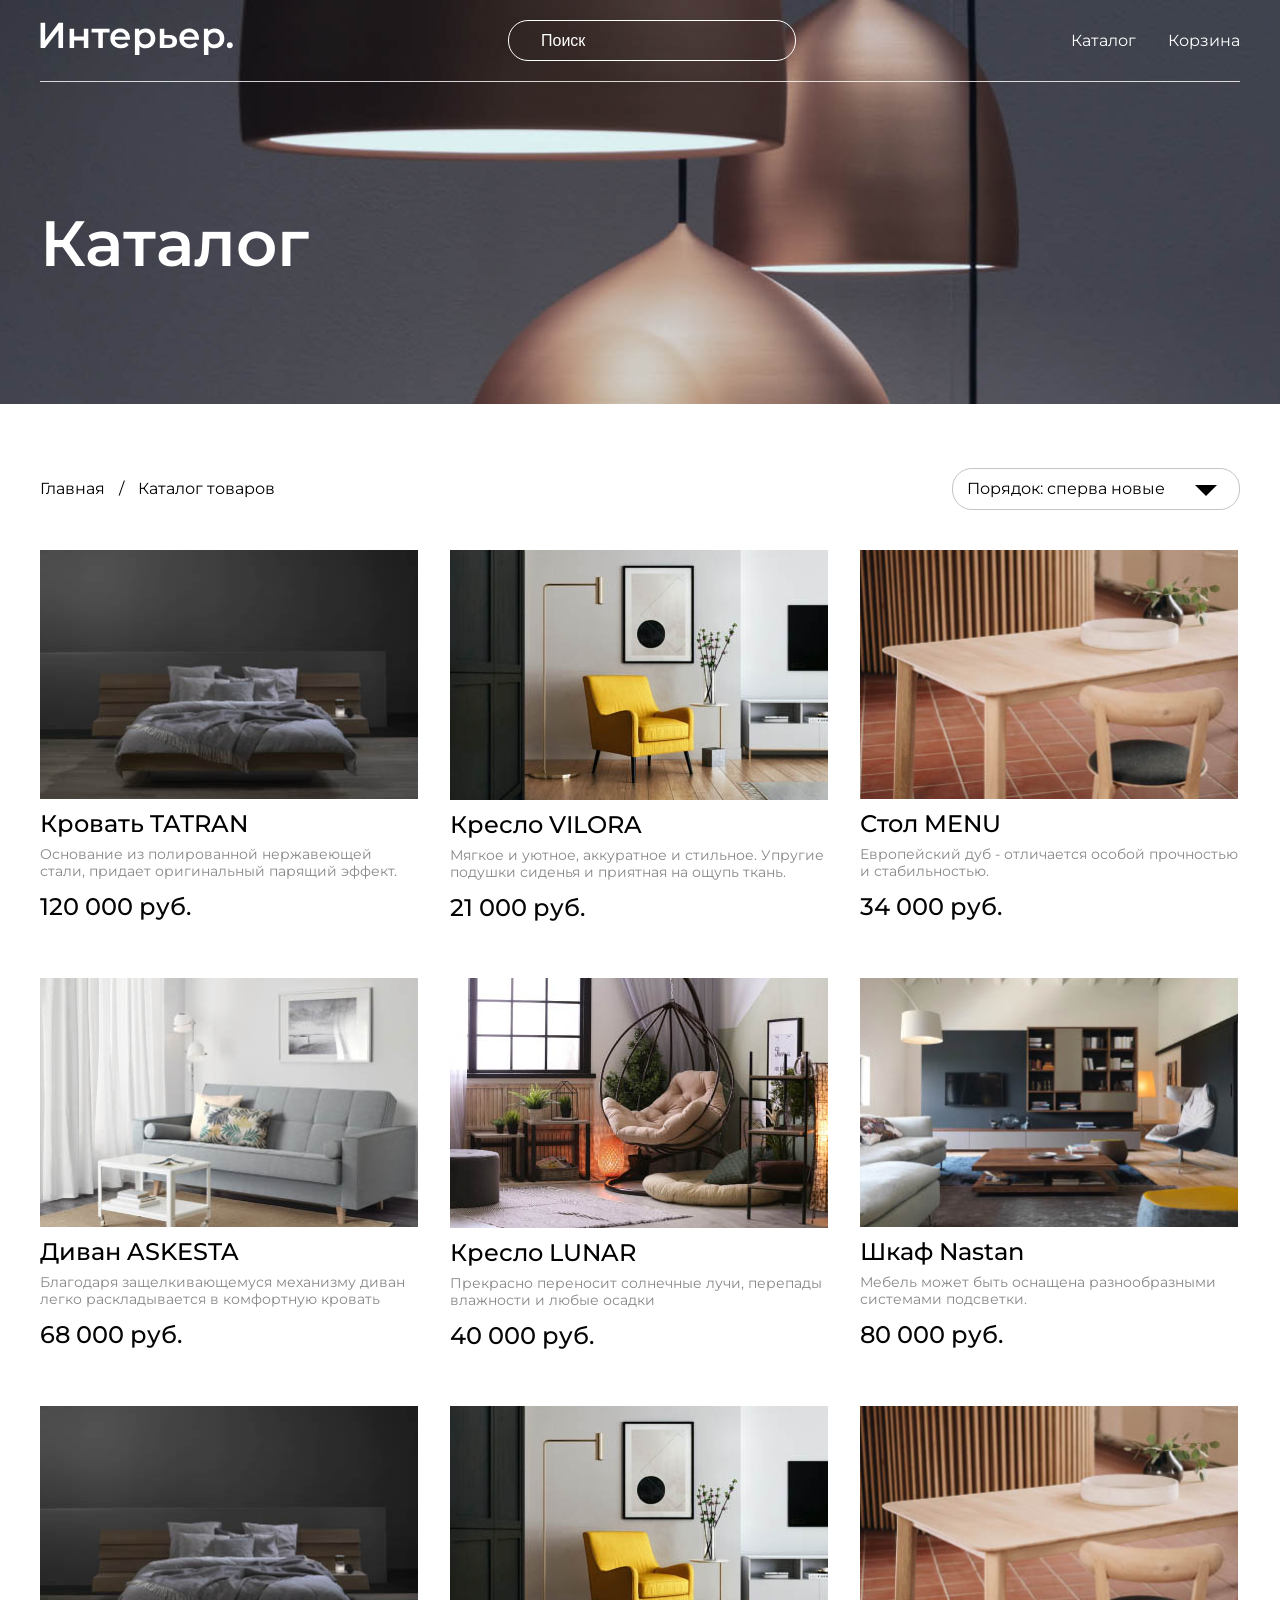
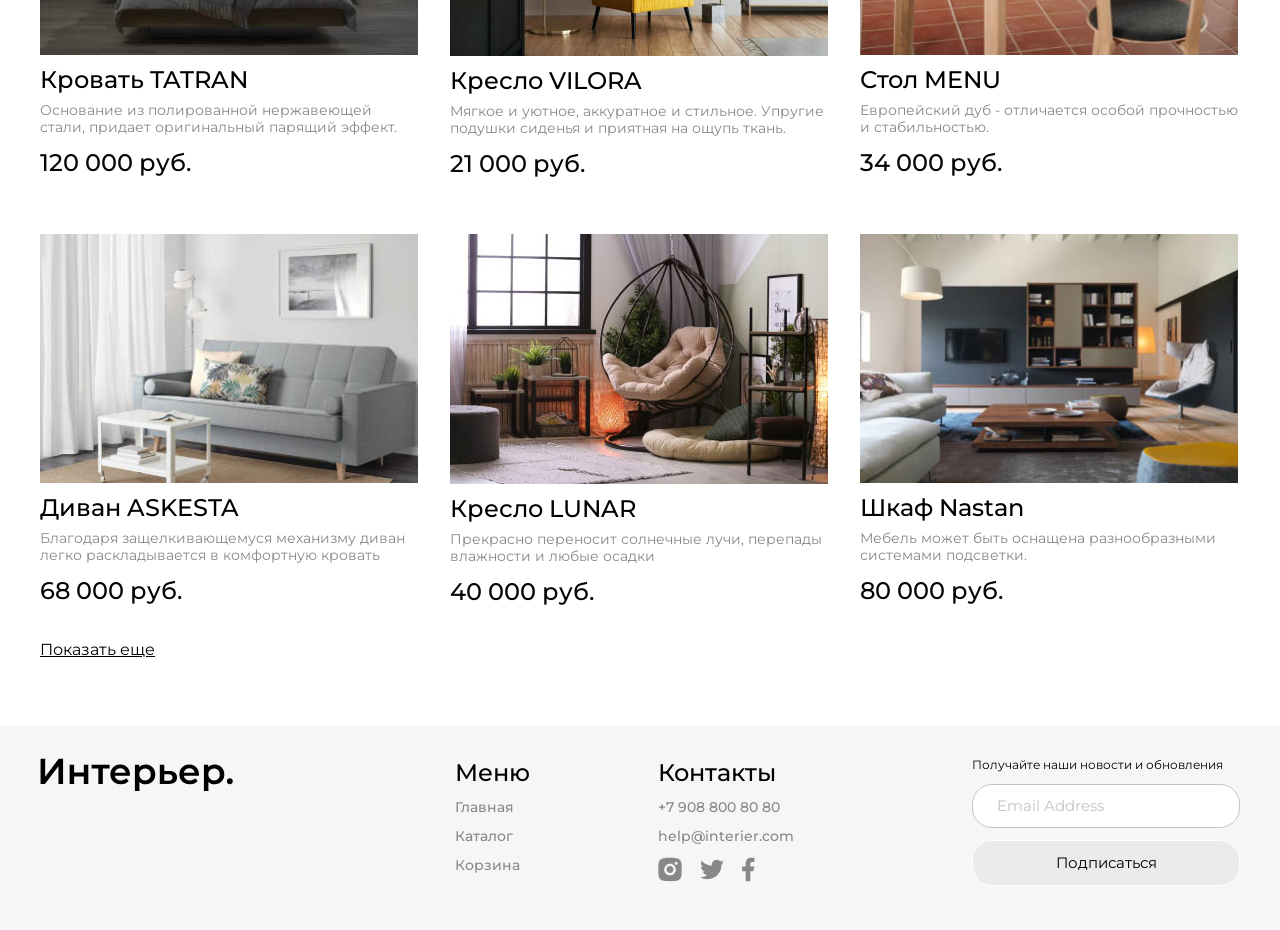
<file: catalog.html>
<!DOCTYPE html>
<html lang="en">

<head>
	<meta charset="UTF-8">
	<meta http-equiv="X-UA-Compatible" content="IE=edge">
	<meta name="viewport" content="width=device-width, initial-scale=1.0">
	<title>Catalog</title>
	<link rel="preconnect" href="https://fonts.googleapis.com">
	<link rel="preconnect" href="https://fonts.gstatic.com" crossorigin>
	<link href="https://fonts.googleapis.com/css2?family=Montserrat:wght@400;500;600&display=swap" rel="stylesheet">
	<link rel="stylesheet" href="css/style.css">

</head>

<body>
	<div class="catalog-top center">
		<header class="header">
			<a class="header__logo" href="./index.html">
				<img class="header__logo-img" src="img/logo.svg" alt="logo">
			</a>
			<input class="header__search" type="search" placeholder="Поиск">
			<nav class="header__menu">
				<a href="./catalog.html" class="header__link link">
					Каталог
				</a>
				<a href="cart.html" class="header__link link">
					Корзина
				</a>
			</nav>
			<nav class="menu-mobile">
				<svg width="19" height="19" viewBox="0 0 19 19" fill="none" xmlns="http://www.w3.org/2000/svg">
					<path
						d="M12.4943 12.4955C12.6531 12.3666 12.8121 12.2375 12.9723 12.1115L16.8411 15.9804C16.8429 16.01 16.8571 16.0303 16.8651 16.0398C16.8738 16.0502 16.8828 16.0566 16.8877 16.0598C16.8931 16.0635 16.8981 16.066 16.9017 16.0678C16.9087 16.0712 16.9154 16.0736 16.9201 16.0751C16.9225 16.0759 16.9248 16.0766 16.9272 16.0773C16.9294 16.0785 16.9315 16.0797 16.9337 16.0808C16.9382 16.083 16.9446 16.086 16.952 16.0886C16.9558 16.0899 16.9611 16.0916 16.9675 16.0929C16.9732 16.0941 16.9841 16.0959 16.9976 16.0948C17.0096 16.0938 17.0326 16.0897 17.0542 16.0718C17.0748 16.0724 17.0982 16.0732 17.1239 16.0741C17.218 16.0774 17.3429 16.0817 17.4715 16.0846C17.5841 16.0871 17.6978 16.0883 17.7899 16.0864C17.8312 16.0856 17.8692 16.0841 17.9014 16.0816C17.9057 16.0841 17.91 16.0861 17.9141 16.0877C17.9179 16.0898 17.922 16.0917 17.9262 16.0933C17.9557 16.1046 17.9814 16.0991 17.9937 16.0951C18.0066 16.091 18.016 16.0852 18.0208 16.0819C18.0228 16.0805 18.0247 16.0792 18.0263 16.0779C18.0292 16.0757 18.0316 16.0737 18.0335 16.072C18.0393 16.0668 18.0441 16.0616 18.0474 16.0577C18.049 16.0559 18.0505 16.054 18.0521 16.052C18.054 16.0505 18.0559 16.0489 18.0578 16.0473C18.0616 16.044 18.0668 16.0393 18.072 16.0334C18.073 16.0324 18.074 16.0312 18.0751 16.0298C18.0772 16.0273 18.0795 16.0243 18.0819 16.0208C18.0852 16.0159 18.091 16.0066 18.0951 15.9937C18.0991 15.9813 18.1046 15.9557 18.0933 15.9262C18.0917 15.922 18.0898 15.9179 18.0877 15.9141C18.0861 15.91 18.0841 15.9057 18.0816 15.9014C18.0841 15.8692 18.0856 15.8311 18.0864 15.7899C18.0884 15.6978 18.0871 15.5841 18.0846 15.4715C18.0817 15.3429 18.0774 15.218 18.0741 15.1239C18.0733 15.0982 18.0724 15.0748 18.0718 15.0542C18.0897 15.0326 18.0938 15.0096 18.0948 14.9976C18.0959 14.9841 18.0941 14.9732 18.0929 14.9675C18.0916 14.9611 18.0899 14.9558 18.0886 14.952C18.0861 14.9446 18.0831 14.9383 18.0808 14.9338C18.0797 14.9316 18.0785 14.9294 18.0773 14.9272C18.0766 14.9248 18.0759 14.9225 18.0751 14.9201C18.0736 14.9154 18.0712 14.9087 18.0678 14.9017C18.0661 14.8981 18.0635 14.8931 18.0599 14.8877C18.0566 14.8828 18.0502 14.8738 18.0399 14.8651C18.0304 14.8571 18.0101 14.8429 17.9804 14.8411L14.1115 10.9722C14.2397 10.8085 14.3713 10.6462 14.5028 10.4841C14.8565 10.0479 15.2087 9.61354 15.4882 9.16138C15.8896 8.512 16.1519 7.81066 16.0735 6.97956C15.9199 5.35141 15.2727 4.00652 14.0444 2.92256C13.4308 2.38097 12.5761 1.86417 11.6728 1.48885C10.7703 1.11384 9.81023 0.876354 8.98592 0.901872C7.33964 0.952835 6.07535 1.77939 4.92694 2.92679C3.77737 4.07512 2.95411 5.33777 2.90196 6.98579C2.87584 7.81108 3.11325 8.77079 3.48837 9.67293C3.8638 10.5758 4.38089 11.43 4.9226 12.0444C6.00692 13.2741 7.35078 13.9207 8.97967 14.0735C9.81101 14.1515 10.5125 13.8899 11.1619 13.4889C11.6177 13.2076 12.055 12.8524 12.4943 12.4955ZM12.9103 4.06666C13.1191 4.27216 13.3014 4.61091 13.4641 4.98163C13.5448 5.1654 13.6193 5.35388 13.6893 5.53354C13.7011 5.56373 13.7127 5.59372 13.7242 5.62341C13.781 5.76953 13.8349 5.90843 13.8861 6.02992C13.9461 6.17241 13.9726 6.25881 13.9818 6.31816C13.9903 6.37232 13.9847 6.4046 13.9731 6.44184C13.97 6.45184 13.9653 6.46497 13.9598 6.48054C13.9464 6.51811 13.9279 6.56987 13.9143 6.62606C13.8932 6.71288 13.8776 6.82573 13.8783 6.98936C13.8791 7.19695 13.9054 7.42687 13.9315 7.65471C13.9454 7.77595 13.9593 7.8966 13.9691 8.01299C13.9985 8.35861 13.9955 8.68007 13.8858 8.9466C13.8402 9.05742 13.7929 9.17933 13.7431 9.30783C13.6591 9.52467 13.5677 9.76031 13.4646 9.99323C13.3009 10.3631 13.1173 10.702 12.9097 10.9097C12.7021 11.1174 12.3632 11.301 11.9933 11.4646C11.7609 11.5674 11.526 11.6585 11.3098 11.7423C11.1806 11.7924 11.058 11.8399 10.9466 11.8858C10.6802 11.9955 10.3587 11.9985 10.013 11.9691C9.8966 11.9593 9.7759 11.9454 9.65463 11.9315C9.42679 11.9054 9.1969 11.8791 8.98942 11.8782C8.82584 11.8776 8.71301 11.8931 8.62618 11.9142C8.57002 11.9279 8.51825 11.9464 8.48066 11.9598C8.46507 11.9653 8.45192 11.97 8.44191 11.9732C8.40464 11.9848 8.37232 11.9903 8.31816 11.9819C8.25882 11.9726 8.17244 11.9461 8.03001 11.8861C7.90811 11.8347 7.76864 11.7805 7.62192 11.7236C7.59277 11.7122 7.56332 11.7008 7.53367 11.6892C7.354 11.6193 7.1655 11.5447 6.98171 11.4641C6.61092 11.3014 6.27215 11.1191 6.06676 10.9103C5.64802 10.4845 5.40218 9.82355 5.26323 9.10079C5.12477 8.3806 5.09507 7.61356 5.09761 6.98936C5.10015 6.36354 5.12829 5.84869 5.26225 5.38207C5.39531 4.9186 5.63424 4.4982 6.06618 4.06609C6.4981 3.63399 6.9186 3.39507 7.38217 3.26205C7.8489 3.12813 8.36384 3.10008 8.98942 3.09753C9.61337 3.09499 10.3805 3.12461 11.1008 3.26302C11.8237 3.40194 12.4847 3.64778 12.9103 4.06666Z"
						fill="white" stroke="white" stroke-width="0.2" />
				</svg>
				<a href="catalog.html" class="link-mobile">
					<svg width="19" height="19" viewBox="0 0 19 19" fill="none" xmlns="http://www.w3.org/2000/svg">
						<rect width="5" height="5" fill="white" />
						<rect y="7" width="5" height="5" fill="white" />
						<rect y="14" width="5" height="5" fill="white" />
						<rect x="7" y="7" width="5" height="5" fill="white" />
						<rect x="7" y="14" width="5" height="5" fill="white" />
						<rect x="7" width="5" height="5" fill="white" />
						<rect x="14" y="7" width="5" height="5" fill="white" />
						<rect x="14" y="14" width="5" height="5" fill="white" />
						<rect x="14" width="5" height="5" fill="white" />
					</svg>
				</a>
				<a href="cart.html" class="link-mobile">
					<svg width="19" height="17" viewBox="0 0 19 17" fill="none" xmlns="http://www.w3.org/2000/svg">
						<path
							d="M11.9752 17C12.5315 17 12.5737 16.4014 12.9671 16.0049C13.3606 15.6083 13.9591 15.5706 13.9591 15.0097C13.9591 14.4489 13.3606 13.416 12.9671 13.0194C12.5737 12.6228 12.5315 13.0194 11.9752 13.0194C11.4188 13.0194 10.3846 12.6228 9.9912 13.0194C9.59777 13.416 9.9912 14.4489 9.9912 15.0097C9.9912 15.5706 9.59777 15.6083 9.9912 16.0049C10.3846 16.4014 11.4188 17 11.9752 17ZM4.03933 17C4.59571 17 5.62986 16.4014 6.02328 16.0049C6.4167 15.6083 6.02328 15.5706 6.02328 15.0097C6.02328 14.4489 6.4167 13.416 6.02328 13.0194C5.62986 12.6228 4.59571 13.0194 4.03933 13.0194C3.48294 13.0194 3.44077 12.6228 3.04735 13.0194C2.65392 13.416 2.05537 14.4489 2.05537 15.0097C2.05537 15.5706 2.65392 15.6083 3.04735 16.0049C3.44077 16.4014 3.48294 17 4.03933 17ZM17.927 2.07276C18.1889 2.06425 18.7368 2.26249 18.919 2.07276C19.1012 1.88303 18.919 1.3417 18.919 1.07761C18.919 0.81352 19.1012 0.27219 18.919 0.0824629C18.7368 -0.107264 18.1889 0.0909764 17.927 0.0824629H16.935C15.9889 0.0824629 15.1567 1.1423 14.9511 2.07276L12.9671 8.04366C12.7615 8.97412 12.9213 9.03881 11.9752 9.03881H4.03933L2.05537 3.06791H11.9752C12.2345 3.05598 12.7878 3.25716 12.9671 3.06791C13.1465 2.87866 12.9671 2.3345 12.9671 2.07276C12.9671 1.81102 13.1465 1.26686 12.9671 1.07761C12.7878 0.888361 12.2345 1.08954 11.9752 1.07761H2.05537C1.74873 1.07752 1.33899 0.942107 1.06339 1.07761C0.78779 1.21312 0.260115 1.82913 0.0714111 2.07276C-0.117292 2.3164 0.134972 2.76553 0.0714111 3.06791C0.00785065 3.3703 -0.00305557 3.76321 0.0714111 4.06306L2.05537 10.034C2.16441 10.474 1.70071 10.75 2.05537 11.0291C2.41003 11.3083 3.58936 11.0292 4.03933 11.0291H11.9752C12.8932 11.0292 13.243 10.613 13.9591 10.034C14.6752 9.45493 14.752 8.94703 14.9511 8.04366L16.935 2.07276H17.927Z"
							fill="white" />
					</svg>
				</a>
			</nav>
		</header>
		<h2 class="catalog-top__title">
			Каталог
		</h2>
	</div>

	<div class="catalog__products products center">
		<div class="products__nav">
			<ul class="products__links breadcrumb">
				<li class="breadcrumb__item">
					<a href="index.html" class="breadcrumb__link link">Главная</a>
				</li>
				<li class="breadcrumb__item breadcrumb__link">
					Каталог товаров
				</li>
			</ul>
			<form class="products__select">
				<label class="label" for="sort">Порядок:&#160;</label>
				<select class="select" name="sort" id="sort">
					<option selected value="">
						сперва новые
					</option>
					<option value="">
						сперва старые
					</option>
				</select>
			</form>
		</div>
		<div class="products__content">
			<div class="products__product product">
				<div class="product__image">
					<img class="product__img" src="img/for_catalog/catalog/product1.jpg" alt="Кровать TATRAN">
					<div class="chose-box">
						<button class="chose-box__btn">
							<svg class="chose-box__icon" width="24" height="24" viewBox="0 0 24 24" fill="none"
								xmlns="http://www.w3.org/2000/svg">
								<path
									d="M7 8V6C7 4.67916 7.07093 2.93397 8 2C8.92908 1.06603 10.6861 1 12 1C13.3139 1 15.0709 1.06603 16 2C16.9291 2.93397 17 4.67916 17 6V8H20C20.2628 8 20.8142 7.81321 21 8C21.1858 8.18679 21 8.73583 21 9V21C21 21.2642 21.1858 21.8132 21 22C20.8142 22.1868 20.2628 22 20 22H4C3.73722 22 3.18582 22.1868 3 22C2.81419 21.8132 3 21.2642 3 21V9C3 8.73583 2.81419 8.18679 3 8C3.18582 7.81321 3.73722 8 4 8H7ZM7 10H5V20H19V10H17V12H15V10H9V12H7V10ZM9 8H15V6C15 5.2075 14.5575 4.56038 14 4C13.4426 3.43962 12.7884 3 12 3C11.2117 3 10.5575 3.43962 10 4C9.44256 4.56038 9 5.2075 9 6V8Z"
									fill="#C4C4C4" />
							</svg>
						</button>
						<button class="chose-box__btn">
							<svg class="chose-box__icon" width="20" height="20" viewBox="0 0 20 20" fill="none"
								xmlns="http://www.w3.org/2000/svg">
								<path
									d="M9.99999 19C9.35499 18.428 8.62599 17.833 7.85499 17.2H7.84499C5.12999 14.98 2.05299 12.468 0.693992 9.458C0.24751 8.49973 0.0108963 7.45713 -1.91116e-05 6.4C-0.00300091 4.94949 0.578763 3.55899 1.6138 2.54277C2.64884 1.52655 4.04978 0.970397 5.49999 1C6.68062 1.00187 7.83583 1.34308 8.82799 1.983C9.26396 2.26597 9.65841 2.60826 9.99999 3C10.3435 2.6098 10.738 2.26771 11.173 1.983C12.1647 1.34296 13.3197 1.00172 14.5 1C15.9502 0.970397 17.3511 1.52655 18.3862 2.54277C19.4212 3.55899 20.003 4.94949 20 6.4C19.9898 7.45882 19.7532 8.5032 19.306 9.463C17.947 12.473 14.871 14.984 12.156 17.2L12.146 17.208C11.374 17.837 10.646 18.432 10.001 19.008L9.99999 19ZM5.49999 3C4.5685 2.98835 3.67006 3.34485 2.99999 3.992C2.35438 4.62617 1.99355 5.49505 1.99991 6.4C2.01132 7.1705 2.18582 7.92985 2.51199 8.628C3.1535 9.92671 4.0191 11.1021 5.06899 12.1C6.05999 13.1 7.19999 14.068 8.18599 14.882C8.45899 15.107 8.73699 15.334 9.01499 15.561L9.18999 15.704C9.45699 15.922 9.73299 16.148 9.99999 16.37L10.013 16.358L10.019 16.353H10.025L10.034 16.346H10.039H10.044L10.062 16.331L10.103 16.298L10.11 16.292L10.121 16.284H10.127L10.136 16.276L10.8 15.731L10.974 15.588C11.255 15.359 11.533 15.132 11.806 14.907C12.792 14.093 13.933 13.126 14.924 12.121C15.974 11.1236 16.8397 9.94852 17.481 8.65C17.8131 7.9458 17.9901 7.17851 18 6.4C18.0042 5.49784 17.6435 4.6323 17 4C16.3312 3.34992 15.4326 2.99049 14.5 3C13.3619 2.99033 12.2739 3.46737 11.51 4.311L9.99999 6.051L8.48999 4.311C7.72606 3.46737 6.63807 2.99033 5.49999 3Z"
									fill="#C4C4C4" />
							</svg>
						</button>
					</div>
				</div>
				<h3 class="product__name">Кровать TATRAN</h3>
				<p class="product__caption">
					Основание из полированной нержавеющей стали, придает оригинальный парящий эффект.
				</p>
				<p class="product__price">120 000 руб.</p>

			</div>
			<div class="products__product product">
				<div class="product__image">
					<img class="product__img" src="img/for_catalog/catalog/product2.jpg" alt="Кресло VILORA">
					<div class="chose-box">
						<button class="chose-box__btn">
							<svg class="chose-box__icon" width="24" height="24" viewBox="0 0 24 24" fill="none"
								xmlns="http://www.w3.org/2000/svg">
								<path
									d="M7 8V6C7 4.67916 7.07093 2.93397 8 2C8.92908 1.06603 10.6861 1 12 1C13.3139 1 15.0709 1.06603 16 2C16.9291 2.93397 17 4.67916 17 6V8H20C20.2628 8 20.8142 7.81321 21 8C21.1858 8.18679 21 8.73583 21 9V21C21 21.2642 21.1858 21.8132 21 22C20.8142 22.1868 20.2628 22 20 22H4C3.73722 22 3.18582 22.1868 3 22C2.81419 21.8132 3 21.2642 3 21V9C3 8.73583 2.81419 8.18679 3 8C3.18582 7.81321 3.73722 8 4 8H7ZM7 10H5V20H19V10H17V12H15V10H9V12H7V10ZM9 8H15V6C15 5.2075 14.5575 4.56038 14 4C13.4426 3.43962 12.7884 3 12 3C11.2117 3 10.5575 3.43962 10 4C9.44256 4.56038 9 5.2075 9 6V8Z"
									fill="#C4C4C4" />
							</svg>
						</button>
						<button class="chose-box__btn">
							<svg class="chose-box__icon" width="20" height="20" viewBox="0 0 20 20" fill="none"
								xmlns="http://www.w3.org/2000/svg">
								<path
									d="M9.99999 19C9.35499 18.428 8.62599 17.833 7.85499 17.2H7.84499C5.12999 14.98 2.05299 12.468 0.693992 9.458C0.24751 8.49973 0.0108963 7.45713 -1.91116e-05 6.4C-0.00300091 4.94949 0.578763 3.55899 1.6138 2.54277C2.64884 1.52655 4.04978 0.970397 5.49999 1C6.68062 1.00187 7.83583 1.34308 8.82799 1.983C9.26396 2.26597 9.65841 2.60826 9.99999 3C10.3435 2.6098 10.738 2.26771 11.173 1.983C12.1647 1.34296 13.3197 1.00172 14.5 1C15.9502 0.970397 17.3511 1.52655 18.3862 2.54277C19.4212 3.55899 20.003 4.94949 20 6.4C19.9898 7.45882 19.7532 8.5032 19.306 9.463C17.947 12.473 14.871 14.984 12.156 17.2L12.146 17.208C11.374 17.837 10.646 18.432 10.001 19.008L9.99999 19ZM5.49999 3C4.5685 2.98835 3.67006 3.34485 2.99999 3.992C2.35438 4.62617 1.99355 5.49505 1.99991 6.4C2.01132 7.1705 2.18582 7.92985 2.51199 8.628C3.1535 9.92671 4.0191 11.1021 5.06899 12.1C6.05999 13.1 7.19999 14.068 8.18599 14.882C8.45899 15.107 8.73699 15.334 9.01499 15.561L9.18999 15.704C9.45699 15.922 9.73299 16.148 9.99999 16.37L10.013 16.358L10.019 16.353H10.025L10.034 16.346H10.039H10.044L10.062 16.331L10.103 16.298L10.11 16.292L10.121 16.284H10.127L10.136 16.276L10.8 15.731L10.974 15.588C11.255 15.359 11.533 15.132 11.806 14.907C12.792 14.093 13.933 13.126 14.924 12.121C15.974 11.1236 16.8397 9.94852 17.481 8.65C17.8131 7.9458 17.9901 7.17851 18 6.4C18.0042 5.49784 17.6435 4.6323 17 4C16.3312 3.34992 15.4326 2.99049 14.5 3C13.3619 2.99033 12.2739 3.46737 11.51 4.311L9.99999 6.051L8.48999 4.311C7.72606 3.46737 6.63807 2.99033 5.49999 3Z"
									fill="#C4C4C4" />
							</svg>
						</button>
					</div>
				</div>
				<h3 class="product__name">Кресло VILORA</h3>
				<p class="product__caption">
					Мягкое и уютное, аккуратное и стильное. Упругие подушки сиденья и приятная на ощупь ткань.
				</p>
				<p class="product__price">21 000 руб.</p>
				<div class="chose-box">
					<button class="chose-box__btn">
						<svg class="chose-box__icon" width="24" height="24" viewBox="0 0 24 24" fill="none"
							xmlns="http://www.w3.org/2000/svg">
							<path
								d="M7 8V6C7 4.67916 7.07093 2.93397 8 2C8.92908 1.06603 10.6861 1 12 1C13.3139 1 15.0709 1.06603 16 2C16.9291 2.93397 17 4.67916 17 6V8H20C20.2628 8 20.8142 7.81321 21 8C21.1858 8.18679 21 8.73583 21 9V21C21 21.2642 21.1858 21.8132 21 22C20.8142 22.1868 20.2628 22 20 22H4C3.73722 22 3.18582 22.1868 3 22C2.81419 21.8132 3 21.2642 3 21V9C3 8.73583 2.81419 8.18679 3 8C3.18582 7.81321 3.73722 8 4 8H7ZM7 10H5V20H19V10H17V12H15V10H9V12H7V10ZM9 8H15V6C15 5.2075 14.5575 4.56038 14 4C13.4426 3.43962 12.7884 3 12 3C11.2117 3 10.5575 3.43962 10 4C9.44256 4.56038 9 5.2075 9 6V8Z"
								fill="#C4C4C4" />
						</svg>
					</button>
					<button class="chose-box__btn">
						<svg class="chose-box__icon" width="20" height="20" viewBox="0 0 20 20" fill="none"
							xmlns="http://www.w3.org/2000/svg">
							<path
								d="M9.99999 19C9.35499 18.428 8.62599 17.833 7.85499 17.2H7.84499C5.12999 14.98 2.05299 12.468 0.693992 9.458C0.24751 8.49973 0.0108963 7.45713 -1.91116e-05 6.4C-0.00300091 4.94949 0.578763 3.55899 1.6138 2.54277C2.64884 1.52655 4.04978 0.970397 5.49999 1C6.68062 1.00187 7.83583 1.34308 8.82799 1.983C9.26396 2.26597 9.65841 2.60826 9.99999 3C10.3435 2.6098 10.738 2.26771 11.173 1.983C12.1647 1.34296 13.3197 1.00172 14.5 1C15.9502 0.970397 17.3511 1.52655 18.3862 2.54277C19.4212 3.55899 20.003 4.94949 20 6.4C19.9898 7.45882 19.7532 8.5032 19.306 9.463C17.947 12.473 14.871 14.984 12.156 17.2L12.146 17.208C11.374 17.837 10.646 18.432 10.001 19.008L9.99999 19ZM5.49999 3C4.5685 2.98835 3.67006 3.34485 2.99999 3.992C2.35438 4.62617 1.99355 5.49505 1.99991 6.4C2.01132 7.1705 2.18582 7.92985 2.51199 8.628C3.1535 9.92671 4.0191 11.1021 5.06899 12.1C6.05999 13.1 7.19999 14.068 8.18599 14.882C8.45899 15.107 8.73699 15.334 9.01499 15.561L9.18999 15.704C9.45699 15.922 9.73299 16.148 9.99999 16.37L10.013 16.358L10.019 16.353H10.025L10.034 16.346H10.039H10.044L10.062 16.331L10.103 16.298L10.11 16.292L10.121 16.284H10.127L10.136 16.276L10.8 15.731L10.974 15.588C11.255 15.359 11.533 15.132 11.806 14.907C12.792 14.093 13.933 13.126 14.924 12.121C15.974 11.1236 16.8397 9.94852 17.481 8.65C17.8131 7.9458 17.9901 7.17851 18 6.4C18.0042 5.49784 17.6435 4.6323 17 4C16.3312 3.34992 15.4326 2.99049 14.5 3C13.3619 2.99033 12.2739 3.46737 11.51 4.311L9.99999 6.051L8.48999 4.311C7.72606 3.46737 6.63807 2.99033 5.49999 3Z"
								fill="#C4C4C4" />
						</svg>
					</button>
				</div>
			</div>
			<div class="products__product product">
				<div class="product__image">
					<img class="product__img" src="img/for_catalog/catalog/product3.jpg" alt="Стол MENU">
					<div class="chose-box">
						<button class="chose-box__btn">
							<svg class="chose-box__icon" width="24" height="24" viewBox="0 0 24 24" fill="none"
								xmlns="http://www.w3.org/2000/svg">
								<path
									d="M7 8V6C7 4.67916 7.07093 2.93397 8 2C8.92908 1.06603 10.6861 1 12 1C13.3139 1 15.0709 1.06603 16 2C16.9291 2.93397 17 4.67916 17 6V8H20C20.2628 8 20.8142 7.81321 21 8C21.1858 8.18679 21 8.73583 21 9V21C21 21.2642 21.1858 21.8132 21 22C20.8142 22.1868 20.2628 22 20 22H4C3.73722 22 3.18582 22.1868 3 22C2.81419 21.8132 3 21.2642 3 21V9C3 8.73583 2.81419 8.18679 3 8C3.18582 7.81321 3.73722 8 4 8H7ZM7 10H5V20H19V10H17V12H15V10H9V12H7V10ZM9 8H15V6C15 5.2075 14.5575 4.56038 14 4C13.4426 3.43962 12.7884 3 12 3C11.2117 3 10.5575 3.43962 10 4C9.44256 4.56038 9 5.2075 9 6V8Z"
									fill="#C4C4C4" />
							</svg>
						</button>
						<button class="chose-box__btn">
							<svg class="chose-box__icon" width="20" height="20" viewBox="0 0 20 20" fill="none"
								xmlns="http://www.w3.org/2000/svg">
								<path
									d="M9.99999 19C9.35499 18.428 8.62599 17.833 7.85499 17.2H7.84499C5.12999 14.98 2.05299 12.468 0.693992 9.458C0.24751 8.49973 0.0108963 7.45713 -1.91116e-05 6.4C-0.00300091 4.94949 0.578763 3.55899 1.6138 2.54277C2.64884 1.52655 4.04978 0.970397 5.49999 1C6.68062 1.00187 7.83583 1.34308 8.82799 1.983C9.26396 2.26597 9.65841 2.60826 9.99999 3C10.3435 2.6098 10.738 2.26771 11.173 1.983C12.1647 1.34296 13.3197 1.00172 14.5 1C15.9502 0.970397 17.3511 1.52655 18.3862 2.54277C19.4212 3.55899 20.003 4.94949 20 6.4C19.9898 7.45882 19.7532 8.5032 19.306 9.463C17.947 12.473 14.871 14.984 12.156 17.2L12.146 17.208C11.374 17.837 10.646 18.432 10.001 19.008L9.99999 19ZM5.49999 3C4.5685 2.98835 3.67006 3.34485 2.99999 3.992C2.35438 4.62617 1.99355 5.49505 1.99991 6.4C2.01132 7.1705 2.18582 7.92985 2.51199 8.628C3.1535 9.92671 4.0191 11.1021 5.06899 12.1C6.05999 13.1 7.19999 14.068 8.18599 14.882C8.45899 15.107 8.73699 15.334 9.01499 15.561L9.18999 15.704C9.45699 15.922 9.73299 16.148 9.99999 16.37L10.013 16.358L10.019 16.353H10.025L10.034 16.346H10.039H10.044L10.062 16.331L10.103 16.298L10.11 16.292L10.121 16.284H10.127L10.136 16.276L10.8 15.731L10.974 15.588C11.255 15.359 11.533 15.132 11.806 14.907C12.792 14.093 13.933 13.126 14.924 12.121C15.974 11.1236 16.8397 9.94852 17.481 8.65C17.8131 7.9458 17.9901 7.17851 18 6.4C18.0042 5.49784 17.6435 4.6323 17 4C16.3312 3.34992 15.4326 2.99049 14.5 3C13.3619 2.99033 12.2739 3.46737 11.51 4.311L9.99999 6.051L8.48999 4.311C7.72606 3.46737 6.63807 2.99033 5.49999 3Z"
									fill="#C4C4C4" />
							</svg>
						</button>
					</div>
				</div>
				<h3 class="product__name">Стол MENU</h3>
				<p class="product__caption">
					Европейский дуб - отличается особой прочностью и стабильностью.
				</p>
				<p class="product__price">34 000 руб.</p>
				<div class="chose-box">
					<button class="chose-box__btn">
						<svg class="chose-box__icon" width="24" height="24" viewBox="0 0 24 24" fill="none"
							xmlns="http://www.w3.org/2000/svg">
							<path
								d="M7 8V6C7 4.67916 7.07093 2.93397 8 2C8.92908 1.06603 10.6861 1 12 1C13.3139 1 15.0709 1.06603 16 2C16.9291 2.93397 17 4.67916 17 6V8H20C20.2628 8 20.8142 7.81321 21 8C21.1858 8.18679 21 8.73583 21 9V21C21 21.2642 21.1858 21.8132 21 22C20.8142 22.1868 20.2628 22 20 22H4C3.73722 22 3.18582 22.1868 3 22C2.81419 21.8132 3 21.2642 3 21V9C3 8.73583 2.81419 8.18679 3 8C3.18582 7.81321 3.73722 8 4 8H7ZM7 10H5V20H19V10H17V12H15V10H9V12H7V10ZM9 8H15V6C15 5.2075 14.5575 4.56038 14 4C13.4426 3.43962 12.7884 3 12 3C11.2117 3 10.5575 3.43962 10 4C9.44256 4.56038 9 5.2075 9 6V8Z"
								fill="#C4C4C4" />
						</svg>
					</button>
					<button class="chose-box__btn">
						<svg class="chose-box__icon" width="20" height="20" viewBox="0 0 20 20" fill="none"
							xmlns="http://www.w3.org/2000/svg">
							<path
								d="M9.99999 19C9.35499 18.428 8.62599 17.833 7.85499 17.2H7.84499C5.12999 14.98 2.05299 12.468 0.693992 9.458C0.24751 8.49973 0.0108963 7.45713 -1.91116e-05 6.4C-0.00300091 4.94949 0.578763 3.55899 1.6138 2.54277C2.64884 1.52655 4.04978 0.970397 5.49999 1C6.68062 1.00187 7.83583 1.34308 8.82799 1.983C9.26396 2.26597 9.65841 2.60826 9.99999 3C10.3435 2.6098 10.738 2.26771 11.173 1.983C12.1647 1.34296 13.3197 1.00172 14.5 1C15.9502 0.970397 17.3511 1.52655 18.3862 2.54277C19.4212 3.55899 20.003 4.94949 20 6.4C19.9898 7.45882 19.7532 8.5032 19.306 9.463C17.947 12.473 14.871 14.984 12.156 17.2L12.146 17.208C11.374 17.837 10.646 18.432 10.001 19.008L9.99999 19ZM5.49999 3C4.5685 2.98835 3.67006 3.34485 2.99999 3.992C2.35438 4.62617 1.99355 5.49505 1.99991 6.4C2.01132 7.1705 2.18582 7.92985 2.51199 8.628C3.1535 9.92671 4.0191 11.1021 5.06899 12.1C6.05999 13.1 7.19999 14.068 8.18599 14.882C8.45899 15.107 8.73699 15.334 9.01499 15.561L9.18999 15.704C9.45699 15.922 9.73299 16.148 9.99999 16.37L10.013 16.358L10.019 16.353H10.025L10.034 16.346H10.039H10.044L10.062 16.331L10.103 16.298L10.11 16.292L10.121 16.284H10.127L10.136 16.276L10.8 15.731L10.974 15.588C11.255 15.359 11.533 15.132 11.806 14.907C12.792 14.093 13.933 13.126 14.924 12.121C15.974 11.1236 16.8397 9.94852 17.481 8.65C17.8131 7.9458 17.9901 7.17851 18 6.4C18.0042 5.49784 17.6435 4.6323 17 4C16.3312 3.34992 15.4326 2.99049 14.5 3C13.3619 2.99033 12.2739 3.46737 11.51 4.311L9.99999 6.051L8.48999 4.311C7.72606 3.46737 6.63807 2.99033 5.49999 3Z"
								fill="#C4C4C4" />
						</svg>
					</button>
				</div>
			</div>
			<div class="products__product product">
				<div class="product__image">
					<img class="product__img" src="img/for_catalog/catalog/product4.jpg" alt="Диван ASKESTA">
					<div class="chose-box">
						<button class="chose-box__btn">
							<svg class="chose-box__icon" width="24" height="24" viewBox="0 0 24 24" fill="none"
								xmlns="http://www.w3.org/2000/svg">
								<path
									d="M7 8V6C7 4.67916 7.07093 2.93397 8 2C8.92908 1.06603 10.6861 1 12 1C13.3139 1 15.0709 1.06603 16 2C16.9291 2.93397 17 4.67916 17 6V8H20C20.2628 8 20.8142 7.81321 21 8C21.1858 8.18679 21 8.73583 21 9V21C21 21.2642 21.1858 21.8132 21 22C20.8142 22.1868 20.2628 22 20 22H4C3.73722 22 3.18582 22.1868 3 22C2.81419 21.8132 3 21.2642 3 21V9C3 8.73583 2.81419 8.18679 3 8C3.18582 7.81321 3.73722 8 4 8H7ZM7 10H5V20H19V10H17V12H15V10H9V12H7V10ZM9 8H15V6C15 5.2075 14.5575 4.56038 14 4C13.4426 3.43962 12.7884 3 12 3C11.2117 3 10.5575 3.43962 10 4C9.44256 4.56038 9 5.2075 9 6V8Z"
									fill="#C4C4C4" />
							</svg>
						</button>
						<button class="chose-box__btn">
							<svg class="chose-box__icon" width="20" height="20" viewBox="0 0 20 20" fill="none"
								xmlns="http://www.w3.org/2000/svg">
								<path
									d="M9.99999 19C9.35499 18.428 8.62599 17.833 7.85499 17.2H7.84499C5.12999 14.98 2.05299 12.468 0.693992 9.458C0.24751 8.49973 0.0108963 7.45713 -1.91116e-05 6.4C-0.00300091 4.94949 0.578763 3.55899 1.6138 2.54277C2.64884 1.52655 4.04978 0.970397 5.49999 1C6.68062 1.00187 7.83583 1.34308 8.82799 1.983C9.26396 2.26597 9.65841 2.60826 9.99999 3C10.3435 2.6098 10.738 2.26771 11.173 1.983C12.1647 1.34296 13.3197 1.00172 14.5 1C15.9502 0.970397 17.3511 1.52655 18.3862 2.54277C19.4212 3.55899 20.003 4.94949 20 6.4C19.9898 7.45882 19.7532 8.5032 19.306 9.463C17.947 12.473 14.871 14.984 12.156 17.2L12.146 17.208C11.374 17.837 10.646 18.432 10.001 19.008L9.99999 19ZM5.49999 3C4.5685 2.98835 3.67006 3.34485 2.99999 3.992C2.35438 4.62617 1.99355 5.49505 1.99991 6.4C2.01132 7.1705 2.18582 7.92985 2.51199 8.628C3.1535 9.92671 4.0191 11.1021 5.06899 12.1C6.05999 13.1 7.19999 14.068 8.18599 14.882C8.45899 15.107 8.73699 15.334 9.01499 15.561L9.18999 15.704C9.45699 15.922 9.73299 16.148 9.99999 16.37L10.013 16.358L10.019 16.353H10.025L10.034 16.346H10.039H10.044L10.062 16.331L10.103 16.298L10.11 16.292L10.121 16.284H10.127L10.136 16.276L10.8 15.731L10.974 15.588C11.255 15.359 11.533 15.132 11.806 14.907C12.792 14.093 13.933 13.126 14.924 12.121C15.974 11.1236 16.8397 9.94852 17.481 8.65C17.8131 7.9458 17.9901 7.17851 18 6.4C18.0042 5.49784 17.6435 4.6323 17 4C16.3312 3.34992 15.4326 2.99049 14.5 3C13.3619 2.99033 12.2739 3.46737 11.51 4.311L9.99999 6.051L8.48999 4.311C7.72606 3.46737 6.63807 2.99033 5.49999 3Z"
									fill="#C4C4C4" />
							</svg>
						</button>
					</div>
				</div>
				<h3 class="product__name">Диван ASKESTA</h3>
				<p class="product__caption">
					Благодаря защелкивающемуся механизму диван легко раскладывается в комфортную кровать
				</p>
				<p class="product__price">68 000 руб.</p>
			</div>
			<div class="products__product product">
				<div class="product__image">
					<img class="product__img" src="img/for_catalog/catalog/product5.jpg" alt="Кресло LUNAR">
					<div class="chose-box">
						<button class="chose-box__btn">
							<svg class="chose-box__icon" width="24" height="24" viewBox="0 0 24 24" fill="none"
								xmlns="http://www.w3.org/2000/svg">
								<path
									d="M7 8V6C7 4.67916 7.07093 2.93397 8 2C8.92908 1.06603 10.6861 1 12 1C13.3139 1 15.0709 1.06603 16 2C16.9291 2.93397 17 4.67916 17 6V8H20C20.2628 8 20.8142 7.81321 21 8C21.1858 8.18679 21 8.73583 21 9V21C21 21.2642 21.1858 21.8132 21 22C20.8142 22.1868 20.2628 22 20 22H4C3.73722 22 3.18582 22.1868 3 22C2.81419 21.8132 3 21.2642 3 21V9C3 8.73583 2.81419 8.18679 3 8C3.18582 7.81321 3.73722 8 4 8H7ZM7 10H5V20H19V10H17V12H15V10H9V12H7V10ZM9 8H15V6C15 5.2075 14.5575 4.56038 14 4C13.4426 3.43962 12.7884 3 12 3C11.2117 3 10.5575 3.43962 10 4C9.44256 4.56038 9 5.2075 9 6V8Z"
									fill="#C4C4C4" />
							</svg>
						</button>
						<button class="chose-box__btn">
							<svg class="chose-box__icon" width="20" height="20" viewBox="0 0 20 20" fill="none"
								xmlns="http://www.w3.org/2000/svg">
								<path
									d="M9.99999 19C9.35499 18.428 8.62599 17.833 7.85499 17.2H7.84499C5.12999 14.98 2.05299 12.468 0.693992 9.458C0.24751 8.49973 0.0108963 7.45713 -1.91116e-05 6.4C-0.00300091 4.94949 0.578763 3.55899 1.6138 2.54277C2.64884 1.52655 4.04978 0.970397 5.49999 1C6.68062 1.00187 7.83583 1.34308 8.82799 1.983C9.26396 2.26597 9.65841 2.60826 9.99999 3C10.3435 2.6098 10.738 2.26771 11.173 1.983C12.1647 1.34296 13.3197 1.00172 14.5 1C15.9502 0.970397 17.3511 1.52655 18.3862 2.54277C19.4212 3.55899 20.003 4.94949 20 6.4C19.9898 7.45882 19.7532 8.5032 19.306 9.463C17.947 12.473 14.871 14.984 12.156 17.2L12.146 17.208C11.374 17.837 10.646 18.432 10.001 19.008L9.99999 19ZM5.49999 3C4.5685 2.98835 3.67006 3.34485 2.99999 3.992C2.35438 4.62617 1.99355 5.49505 1.99991 6.4C2.01132 7.1705 2.18582 7.92985 2.51199 8.628C3.1535 9.92671 4.0191 11.1021 5.06899 12.1C6.05999 13.1 7.19999 14.068 8.18599 14.882C8.45899 15.107 8.73699 15.334 9.01499 15.561L9.18999 15.704C9.45699 15.922 9.73299 16.148 9.99999 16.37L10.013 16.358L10.019 16.353H10.025L10.034 16.346H10.039H10.044L10.062 16.331L10.103 16.298L10.11 16.292L10.121 16.284H10.127L10.136 16.276L10.8 15.731L10.974 15.588C11.255 15.359 11.533 15.132 11.806 14.907C12.792 14.093 13.933 13.126 14.924 12.121C15.974 11.1236 16.8397 9.94852 17.481 8.65C17.8131 7.9458 17.9901 7.17851 18 6.4C18.0042 5.49784 17.6435 4.6323 17 4C16.3312 3.34992 15.4326 2.99049 14.5 3C13.3619 2.99033 12.2739 3.46737 11.51 4.311L9.99999 6.051L8.48999 4.311C7.72606 3.46737 6.63807 2.99033 5.49999 3Z"
									fill="#C4C4C4" />
							</svg>
						</button>
					</div>
				</div>
				<h3 class="product__name">Кресло LUNAR</h3>
				<p class="product__caption">
					Прекрасно переносит солнечные лучи, перепады влажности и любые осадки
				</p>
				<p class="product__price">40 000 руб.</p>
			</div>
			<div class="products__product product">
				<div class="product__image">
					<img class="product__img" src="img/for_catalog/catalog/product6.jpg" alt="Шкаф Nastan">
					<div class="chose-box">
						<button class="chose-box__btn">
							<svg class="chose-box__icon" width="24" height="24" viewBox="0 0 24 24" fill="none"
								xmlns="http://www.w3.org/2000/svg">
								<path
									d="M7 8V6C7 4.67916 7.07093 2.93397 8 2C8.92908 1.06603 10.6861 1 12 1C13.3139 1 15.0709 1.06603 16 2C16.9291 2.93397 17 4.67916 17 6V8H20C20.2628 8 20.8142 7.81321 21 8C21.1858 8.18679 21 8.73583 21 9V21C21 21.2642 21.1858 21.8132 21 22C20.8142 22.1868 20.2628 22 20 22H4C3.73722 22 3.18582 22.1868 3 22C2.81419 21.8132 3 21.2642 3 21V9C3 8.73583 2.81419 8.18679 3 8C3.18582 7.81321 3.73722 8 4 8H7ZM7 10H5V20H19V10H17V12H15V10H9V12H7V10ZM9 8H15V6C15 5.2075 14.5575 4.56038 14 4C13.4426 3.43962 12.7884 3 12 3C11.2117 3 10.5575 3.43962 10 4C9.44256 4.56038 9 5.2075 9 6V8Z"
									fill="#C4C4C4" />
							</svg>
						</button>
						<button class="chose-box__btn">
							<svg class="chose-box__icon" width="20" height="20" viewBox="0 0 20 20" fill="none"
								xmlns="http://www.w3.org/2000/svg">
								<path
									d="M9.99999 19C9.35499 18.428 8.62599 17.833 7.85499 17.2H7.84499C5.12999 14.98 2.05299 12.468 0.693992 9.458C0.24751 8.49973 0.0108963 7.45713 -1.91116e-05 6.4C-0.00300091 4.94949 0.578763 3.55899 1.6138 2.54277C2.64884 1.52655 4.04978 0.970397 5.49999 1C6.68062 1.00187 7.83583 1.34308 8.82799 1.983C9.26396 2.26597 9.65841 2.60826 9.99999 3C10.3435 2.6098 10.738 2.26771 11.173 1.983C12.1647 1.34296 13.3197 1.00172 14.5 1C15.9502 0.970397 17.3511 1.52655 18.3862 2.54277C19.4212 3.55899 20.003 4.94949 20 6.4C19.9898 7.45882 19.7532 8.5032 19.306 9.463C17.947 12.473 14.871 14.984 12.156 17.2L12.146 17.208C11.374 17.837 10.646 18.432 10.001 19.008L9.99999 19ZM5.49999 3C4.5685 2.98835 3.67006 3.34485 2.99999 3.992C2.35438 4.62617 1.99355 5.49505 1.99991 6.4C2.01132 7.1705 2.18582 7.92985 2.51199 8.628C3.1535 9.92671 4.0191 11.1021 5.06899 12.1C6.05999 13.1 7.19999 14.068 8.18599 14.882C8.45899 15.107 8.73699 15.334 9.01499 15.561L9.18999 15.704C9.45699 15.922 9.73299 16.148 9.99999 16.37L10.013 16.358L10.019 16.353H10.025L10.034 16.346H10.039H10.044L10.062 16.331L10.103 16.298L10.11 16.292L10.121 16.284H10.127L10.136 16.276L10.8 15.731L10.974 15.588C11.255 15.359 11.533 15.132 11.806 14.907C12.792 14.093 13.933 13.126 14.924 12.121C15.974 11.1236 16.8397 9.94852 17.481 8.65C17.8131 7.9458 17.9901 7.17851 18 6.4C18.0042 5.49784 17.6435 4.6323 17 4C16.3312 3.34992 15.4326 2.99049 14.5 3C13.3619 2.99033 12.2739 3.46737 11.51 4.311L9.99999 6.051L8.48999 4.311C7.72606 3.46737 6.63807 2.99033 5.49999 3Z"
									fill="#C4C4C4" />
							</svg>
						</button>
					</div>
				</div>
				<h3 class="product__name">Шкаф Nastan</h3>
				<p class="product__caption">
					Мебель может быть оснащена разнообразными системами подсветки.
				</p>
				<p class="product__price">80 000 руб.</p>
			</div>
			<div class="products__product product">
				<div class="product__image">
					<img class="product__img" src="img/for_catalog/catalog/product1.jpg" alt="Кровать TATRAN">
					<div class="chose-box">
						<button class="chose-box__btn">
							<svg class="chose-box__icon" width="24" height="24" viewBox="0 0 24 24" fill="none"
								xmlns="http://www.w3.org/2000/svg">
								<path
									d="M7 8V6C7 4.67916 7.07093 2.93397 8 2C8.92908 1.06603 10.6861 1 12 1C13.3139 1 15.0709 1.06603 16 2C16.9291 2.93397 17 4.67916 17 6V8H20C20.2628 8 20.8142 7.81321 21 8C21.1858 8.18679 21 8.73583 21 9V21C21 21.2642 21.1858 21.8132 21 22C20.8142 22.1868 20.2628 22 20 22H4C3.73722 22 3.18582 22.1868 3 22C2.81419 21.8132 3 21.2642 3 21V9C3 8.73583 2.81419 8.18679 3 8C3.18582 7.81321 3.73722 8 4 8H7ZM7 10H5V20H19V10H17V12H15V10H9V12H7V10ZM9 8H15V6C15 5.2075 14.5575 4.56038 14 4C13.4426 3.43962 12.7884 3 12 3C11.2117 3 10.5575 3.43962 10 4C9.44256 4.56038 9 5.2075 9 6V8Z"
									fill="#C4C4C4" />
							</svg>
						</button>
						<button class="chose-box__btn">
							<svg class="chose-box__icon" width="20" height="20" viewBox="0 0 20 20" fill="none"
								xmlns="http://www.w3.org/2000/svg">
								<path
									d="M9.99999 19C9.35499 18.428 8.62599 17.833 7.85499 17.2H7.84499C5.12999 14.98 2.05299 12.468 0.693992 9.458C0.24751 8.49973 0.0108963 7.45713 -1.91116e-05 6.4C-0.00300091 4.94949 0.578763 3.55899 1.6138 2.54277C2.64884 1.52655 4.04978 0.970397 5.49999 1C6.68062 1.00187 7.83583 1.34308 8.82799 1.983C9.26396 2.26597 9.65841 2.60826 9.99999 3C10.3435 2.6098 10.738 2.26771 11.173 1.983C12.1647 1.34296 13.3197 1.00172 14.5 1C15.9502 0.970397 17.3511 1.52655 18.3862 2.54277C19.4212 3.55899 20.003 4.94949 20 6.4C19.9898 7.45882 19.7532 8.5032 19.306 9.463C17.947 12.473 14.871 14.984 12.156 17.2L12.146 17.208C11.374 17.837 10.646 18.432 10.001 19.008L9.99999 19ZM5.49999 3C4.5685 2.98835 3.67006 3.34485 2.99999 3.992C2.35438 4.62617 1.99355 5.49505 1.99991 6.4C2.01132 7.1705 2.18582 7.92985 2.51199 8.628C3.1535 9.92671 4.0191 11.1021 5.06899 12.1C6.05999 13.1 7.19999 14.068 8.18599 14.882C8.45899 15.107 8.73699 15.334 9.01499 15.561L9.18999 15.704C9.45699 15.922 9.73299 16.148 9.99999 16.37L10.013 16.358L10.019 16.353H10.025L10.034 16.346H10.039H10.044L10.062 16.331L10.103 16.298L10.11 16.292L10.121 16.284H10.127L10.136 16.276L10.8 15.731L10.974 15.588C11.255 15.359 11.533 15.132 11.806 14.907C12.792 14.093 13.933 13.126 14.924 12.121C15.974 11.1236 16.8397 9.94852 17.481 8.65C17.8131 7.9458 17.9901 7.17851 18 6.4C18.0042 5.49784 17.6435 4.6323 17 4C16.3312 3.34992 15.4326 2.99049 14.5 3C13.3619 2.99033 12.2739 3.46737 11.51 4.311L9.99999 6.051L8.48999 4.311C7.72606 3.46737 6.63807 2.99033 5.49999 3Z"
									fill="#C4C4C4" />
							</svg>
						</button>
					</div>
				</div>
				<h3 class="product__name">Кровать TATRAN</h3>
				<p class="product__caption">
					Основание из полированной нержавеющей стали, придает оригинальный парящий эффект.
				</p>
				<p class="product__price">120 000 руб.</p>

			</div>
			<div class="products__product product">
				<div class="product__image">
					<img class="product__img" src="img/for_catalog/catalog/product2.jpg" alt="Кресло VILORA">
					<div class="chose-box">
						<button class="chose-box__btn">
							<svg class="chose-box__icon" width="24" height="24" viewBox="0 0 24 24" fill="none"
								xmlns="http://www.w3.org/2000/svg">
								<path
									d="M7 8V6C7 4.67916 7.07093 2.93397 8 2C8.92908 1.06603 10.6861 1 12 1C13.3139 1 15.0709 1.06603 16 2C16.9291 2.93397 17 4.67916 17 6V8H20C20.2628 8 20.8142 7.81321 21 8C21.1858 8.18679 21 8.73583 21 9V21C21 21.2642 21.1858 21.8132 21 22C20.8142 22.1868 20.2628 22 20 22H4C3.73722 22 3.18582 22.1868 3 22C2.81419 21.8132 3 21.2642 3 21V9C3 8.73583 2.81419 8.18679 3 8C3.18582 7.81321 3.73722 8 4 8H7ZM7 10H5V20H19V10H17V12H15V10H9V12H7V10ZM9 8H15V6C15 5.2075 14.5575 4.56038 14 4C13.4426 3.43962 12.7884 3 12 3C11.2117 3 10.5575 3.43962 10 4C9.44256 4.56038 9 5.2075 9 6V8Z"
									fill="#C4C4C4" />
							</svg>
						</button>
						<button class="chose-box__btn">
							<svg class="chose-box__icon" width="20" height="20" viewBox="0 0 20 20" fill="none"
								xmlns="http://www.w3.org/2000/svg">
								<path
									d="M9.99999 19C9.35499 18.428 8.62599 17.833 7.85499 17.2H7.84499C5.12999 14.98 2.05299 12.468 0.693992 9.458C0.24751 8.49973 0.0108963 7.45713 -1.91116e-05 6.4C-0.00300091 4.94949 0.578763 3.55899 1.6138 2.54277C2.64884 1.52655 4.04978 0.970397 5.49999 1C6.68062 1.00187 7.83583 1.34308 8.82799 1.983C9.26396 2.26597 9.65841 2.60826 9.99999 3C10.3435 2.6098 10.738 2.26771 11.173 1.983C12.1647 1.34296 13.3197 1.00172 14.5 1C15.9502 0.970397 17.3511 1.52655 18.3862 2.54277C19.4212 3.55899 20.003 4.94949 20 6.4C19.9898 7.45882 19.7532 8.5032 19.306 9.463C17.947 12.473 14.871 14.984 12.156 17.2L12.146 17.208C11.374 17.837 10.646 18.432 10.001 19.008L9.99999 19ZM5.49999 3C4.5685 2.98835 3.67006 3.34485 2.99999 3.992C2.35438 4.62617 1.99355 5.49505 1.99991 6.4C2.01132 7.1705 2.18582 7.92985 2.51199 8.628C3.1535 9.92671 4.0191 11.1021 5.06899 12.1C6.05999 13.1 7.19999 14.068 8.18599 14.882C8.45899 15.107 8.73699 15.334 9.01499 15.561L9.18999 15.704C9.45699 15.922 9.73299 16.148 9.99999 16.37L10.013 16.358L10.019 16.353H10.025L10.034 16.346H10.039H10.044L10.062 16.331L10.103 16.298L10.11 16.292L10.121 16.284H10.127L10.136 16.276L10.8 15.731L10.974 15.588C11.255 15.359 11.533 15.132 11.806 14.907C12.792 14.093 13.933 13.126 14.924 12.121C15.974 11.1236 16.8397 9.94852 17.481 8.65C17.8131 7.9458 17.9901 7.17851 18 6.4C18.0042 5.49784 17.6435 4.6323 17 4C16.3312 3.34992 15.4326 2.99049 14.5 3C13.3619 2.99033 12.2739 3.46737 11.51 4.311L9.99999 6.051L8.48999 4.311C7.72606 3.46737 6.63807 2.99033 5.49999 3Z"
									fill="#C4C4C4" />
							</svg>
						</button>
					</div>
				</div>
				<h3 class="product__name">Кресло VILORA</h3>
				<p class="product__caption">
					Мягкое и уютное, аккуратное и стильное. Упругие подушки сиденья и приятная на ощупь ткань.
				</p>
				<p class="product__price">21 000 руб.</p>
				<div class="chose-box">
					<button class="chose-box__btn">
						<svg class="chose-box__icon" width="24" height="24" viewBox="0 0 24 24" fill="none"
							xmlns="http://www.w3.org/2000/svg">
							<path
								d="M7 8V6C7 4.67916 7.07093 2.93397 8 2C8.92908 1.06603 10.6861 1 12 1C13.3139 1 15.0709 1.06603 16 2C16.9291 2.93397 17 4.67916 17 6V8H20C20.2628 8 20.8142 7.81321 21 8C21.1858 8.18679 21 8.73583 21 9V21C21 21.2642 21.1858 21.8132 21 22C20.8142 22.1868 20.2628 22 20 22H4C3.73722 22 3.18582 22.1868 3 22C2.81419 21.8132 3 21.2642 3 21V9C3 8.73583 2.81419 8.18679 3 8C3.18582 7.81321 3.73722 8 4 8H7ZM7 10H5V20H19V10H17V12H15V10H9V12H7V10ZM9 8H15V6C15 5.2075 14.5575 4.56038 14 4C13.4426 3.43962 12.7884 3 12 3C11.2117 3 10.5575 3.43962 10 4C9.44256 4.56038 9 5.2075 9 6V8Z"
								fill="#C4C4C4" />
						</svg>
					</button>
					<button class="chose-box__btn">
						<svg class="chose-box__icon" width="20" height="20" viewBox="0 0 20 20" fill="none"
							xmlns="http://www.w3.org/2000/svg">
							<path
								d="M9.99999 19C9.35499 18.428 8.62599 17.833 7.85499 17.2H7.84499C5.12999 14.98 2.05299 12.468 0.693992 9.458C0.24751 8.49973 0.0108963 7.45713 -1.91116e-05 6.4C-0.00300091 4.94949 0.578763 3.55899 1.6138 2.54277C2.64884 1.52655 4.04978 0.970397 5.49999 1C6.68062 1.00187 7.83583 1.34308 8.82799 1.983C9.26396 2.26597 9.65841 2.60826 9.99999 3C10.3435 2.6098 10.738 2.26771 11.173 1.983C12.1647 1.34296 13.3197 1.00172 14.5 1C15.9502 0.970397 17.3511 1.52655 18.3862 2.54277C19.4212 3.55899 20.003 4.94949 20 6.4C19.9898 7.45882 19.7532 8.5032 19.306 9.463C17.947 12.473 14.871 14.984 12.156 17.2L12.146 17.208C11.374 17.837 10.646 18.432 10.001 19.008L9.99999 19ZM5.49999 3C4.5685 2.98835 3.67006 3.34485 2.99999 3.992C2.35438 4.62617 1.99355 5.49505 1.99991 6.4C2.01132 7.1705 2.18582 7.92985 2.51199 8.628C3.1535 9.92671 4.0191 11.1021 5.06899 12.1C6.05999 13.1 7.19999 14.068 8.18599 14.882C8.45899 15.107 8.73699 15.334 9.01499 15.561L9.18999 15.704C9.45699 15.922 9.73299 16.148 9.99999 16.37L10.013 16.358L10.019 16.353H10.025L10.034 16.346H10.039H10.044L10.062 16.331L10.103 16.298L10.11 16.292L10.121 16.284H10.127L10.136 16.276L10.8 15.731L10.974 15.588C11.255 15.359 11.533 15.132 11.806 14.907C12.792 14.093 13.933 13.126 14.924 12.121C15.974 11.1236 16.8397 9.94852 17.481 8.65C17.8131 7.9458 17.9901 7.17851 18 6.4C18.0042 5.49784 17.6435 4.6323 17 4C16.3312 3.34992 15.4326 2.99049 14.5 3C13.3619 2.99033 12.2739 3.46737 11.51 4.311L9.99999 6.051L8.48999 4.311C7.72606 3.46737 6.63807 2.99033 5.49999 3Z"
								fill="#C4C4C4" />
						</svg>
					</button>
				</div>
			</div>
			<div class="products__product product">
				<div class="product__image">
					<img class="product__img" src="img/for_catalog/catalog/product3.jpg" alt="Стол MENU">
					<div class="chose-box">
						<button class="chose-box__btn">
							<svg class="chose-box__icon" width="24" height="24" viewBox="0 0 24 24" fill="none"
								xmlns="http://www.w3.org/2000/svg">
								<path
									d="M7 8V6C7 4.67916 7.07093 2.93397 8 2C8.92908 1.06603 10.6861 1 12 1C13.3139 1 15.0709 1.06603 16 2C16.9291 2.93397 17 4.67916 17 6V8H20C20.2628 8 20.8142 7.81321 21 8C21.1858 8.18679 21 8.73583 21 9V21C21 21.2642 21.1858 21.8132 21 22C20.8142 22.1868 20.2628 22 20 22H4C3.73722 22 3.18582 22.1868 3 22C2.81419 21.8132 3 21.2642 3 21V9C3 8.73583 2.81419 8.18679 3 8C3.18582 7.81321 3.73722 8 4 8H7ZM7 10H5V20H19V10H17V12H15V10H9V12H7V10ZM9 8H15V6C15 5.2075 14.5575 4.56038 14 4C13.4426 3.43962 12.7884 3 12 3C11.2117 3 10.5575 3.43962 10 4C9.44256 4.56038 9 5.2075 9 6V8Z"
									fill="#C4C4C4" />
							</svg>
						</button>
						<button class="chose-box__btn">
							<svg class="chose-box__icon" width="20" height="20" viewBox="0 0 20 20" fill="none"
								xmlns="http://www.w3.org/2000/svg">
								<path
									d="M9.99999 19C9.35499 18.428 8.62599 17.833 7.85499 17.2H7.84499C5.12999 14.98 2.05299 12.468 0.693992 9.458C0.24751 8.49973 0.0108963 7.45713 -1.91116e-05 6.4C-0.00300091 4.94949 0.578763 3.55899 1.6138 2.54277C2.64884 1.52655 4.04978 0.970397 5.49999 1C6.68062 1.00187 7.83583 1.34308 8.82799 1.983C9.26396 2.26597 9.65841 2.60826 9.99999 3C10.3435 2.6098 10.738 2.26771 11.173 1.983C12.1647 1.34296 13.3197 1.00172 14.5 1C15.9502 0.970397 17.3511 1.52655 18.3862 2.54277C19.4212 3.55899 20.003 4.94949 20 6.4C19.9898 7.45882 19.7532 8.5032 19.306 9.463C17.947 12.473 14.871 14.984 12.156 17.2L12.146 17.208C11.374 17.837 10.646 18.432 10.001 19.008L9.99999 19ZM5.49999 3C4.5685 2.98835 3.67006 3.34485 2.99999 3.992C2.35438 4.62617 1.99355 5.49505 1.99991 6.4C2.01132 7.1705 2.18582 7.92985 2.51199 8.628C3.1535 9.92671 4.0191 11.1021 5.06899 12.1C6.05999 13.1 7.19999 14.068 8.18599 14.882C8.45899 15.107 8.73699 15.334 9.01499 15.561L9.18999 15.704C9.45699 15.922 9.73299 16.148 9.99999 16.37L10.013 16.358L10.019 16.353H10.025L10.034 16.346H10.039H10.044L10.062 16.331L10.103 16.298L10.11 16.292L10.121 16.284H10.127L10.136 16.276L10.8 15.731L10.974 15.588C11.255 15.359 11.533 15.132 11.806 14.907C12.792 14.093 13.933 13.126 14.924 12.121C15.974 11.1236 16.8397 9.94852 17.481 8.65C17.8131 7.9458 17.9901 7.17851 18 6.4C18.0042 5.49784 17.6435 4.6323 17 4C16.3312 3.34992 15.4326 2.99049 14.5 3C13.3619 2.99033 12.2739 3.46737 11.51 4.311L9.99999 6.051L8.48999 4.311C7.72606 3.46737 6.63807 2.99033 5.49999 3Z"
									fill="#C4C4C4" />
							</svg>
						</button>
					</div>
				</div>
				<h3 class="product__name">Стол MENU</h3>
				<p class="product__caption">
					Европейский дуб - отличается особой прочностью и стабильностью.
				</p>
				<p class="product__price">34 000 руб.</p>
				<div class="chose-box">
					<button class="chose-box__btn">
						<svg class="chose-box__icon" width="24" height="24" viewBox="0 0 24 24" fill="none"
							xmlns="http://www.w3.org/2000/svg">
							<path
								d="M7 8V6C7 4.67916 7.07093 2.93397 8 2C8.92908 1.06603 10.6861 1 12 1C13.3139 1 15.0709 1.06603 16 2C16.9291 2.93397 17 4.67916 17 6V8H20C20.2628 8 20.8142 7.81321 21 8C21.1858 8.18679 21 8.73583 21 9V21C21 21.2642 21.1858 21.8132 21 22C20.8142 22.1868 20.2628 22 20 22H4C3.73722 22 3.18582 22.1868 3 22C2.81419 21.8132 3 21.2642 3 21V9C3 8.73583 2.81419 8.18679 3 8C3.18582 7.81321 3.73722 8 4 8H7ZM7 10H5V20H19V10H17V12H15V10H9V12H7V10ZM9 8H15V6C15 5.2075 14.5575 4.56038 14 4C13.4426 3.43962 12.7884 3 12 3C11.2117 3 10.5575 3.43962 10 4C9.44256 4.56038 9 5.2075 9 6V8Z"
								fill="#C4C4C4" />
						</svg>
					</button>
					<button class="chose-box__btn">
						<svg class="chose-box__icon" width="20" height="20" viewBox="0 0 20 20" fill="none"
							xmlns="http://www.w3.org/2000/svg">
							<path
								d="M9.99999 19C9.35499 18.428 8.62599 17.833 7.85499 17.2H7.84499C5.12999 14.98 2.05299 12.468 0.693992 9.458C0.24751 8.49973 0.0108963 7.45713 -1.91116e-05 6.4C-0.00300091 4.94949 0.578763 3.55899 1.6138 2.54277C2.64884 1.52655 4.04978 0.970397 5.49999 1C6.68062 1.00187 7.83583 1.34308 8.82799 1.983C9.26396 2.26597 9.65841 2.60826 9.99999 3C10.3435 2.6098 10.738 2.26771 11.173 1.983C12.1647 1.34296 13.3197 1.00172 14.5 1C15.9502 0.970397 17.3511 1.52655 18.3862 2.54277C19.4212 3.55899 20.003 4.94949 20 6.4C19.9898 7.45882 19.7532 8.5032 19.306 9.463C17.947 12.473 14.871 14.984 12.156 17.2L12.146 17.208C11.374 17.837 10.646 18.432 10.001 19.008L9.99999 19ZM5.49999 3C4.5685 2.98835 3.67006 3.34485 2.99999 3.992C2.35438 4.62617 1.99355 5.49505 1.99991 6.4C2.01132 7.1705 2.18582 7.92985 2.51199 8.628C3.1535 9.92671 4.0191 11.1021 5.06899 12.1C6.05999 13.1 7.19999 14.068 8.18599 14.882C8.45899 15.107 8.73699 15.334 9.01499 15.561L9.18999 15.704C9.45699 15.922 9.73299 16.148 9.99999 16.37L10.013 16.358L10.019 16.353H10.025L10.034 16.346H10.039H10.044L10.062 16.331L10.103 16.298L10.11 16.292L10.121 16.284H10.127L10.136 16.276L10.8 15.731L10.974 15.588C11.255 15.359 11.533 15.132 11.806 14.907C12.792 14.093 13.933 13.126 14.924 12.121C15.974 11.1236 16.8397 9.94852 17.481 8.65C17.8131 7.9458 17.9901 7.17851 18 6.4C18.0042 5.49784 17.6435 4.6323 17 4C16.3312 3.34992 15.4326 2.99049 14.5 3C13.3619 2.99033 12.2739 3.46737 11.51 4.311L9.99999 6.051L8.48999 4.311C7.72606 3.46737 6.63807 2.99033 5.49999 3Z"
								fill="#C4C4C4" />
						</svg>
					</button>
				</div>
			</div>
			<div class="products__product product">
				<div class="product__image">
					<img class="product__img" src="img/for_catalog/catalog/product4.jpg" alt="Диван ASKESTA">
					<div class="chose-box">
						<button class="chose-box__btn">
							<svg class="chose-box__icon" width="24" height="24" viewBox="0 0 24 24" fill="none"
								xmlns="http://www.w3.org/2000/svg">
								<path
									d="M7 8V6C7 4.67916 7.07093 2.93397 8 2C8.92908 1.06603 10.6861 1 12 1C13.3139 1 15.0709 1.06603 16 2C16.9291 2.93397 17 4.67916 17 6V8H20C20.2628 8 20.8142 7.81321 21 8C21.1858 8.18679 21 8.73583 21 9V21C21 21.2642 21.1858 21.8132 21 22C20.8142 22.1868 20.2628 22 20 22H4C3.73722 22 3.18582 22.1868 3 22C2.81419 21.8132 3 21.2642 3 21V9C3 8.73583 2.81419 8.18679 3 8C3.18582 7.81321 3.73722 8 4 8H7ZM7 10H5V20H19V10H17V12H15V10H9V12H7V10ZM9 8H15V6C15 5.2075 14.5575 4.56038 14 4C13.4426 3.43962 12.7884 3 12 3C11.2117 3 10.5575 3.43962 10 4C9.44256 4.56038 9 5.2075 9 6V8Z"
									fill="#C4C4C4" />
							</svg>
						</button>
						<button class="chose-box__btn">
							<svg class="chose-box__icon" width="20" height="20" viewBox="0 0 20 20" fill="none"
								xmlns="http://www.w3.org/2000/svg">
								<path
									d="M9.99999 19C9.35499 18.428 8.62599 17.833 7.85499 17.2H7.84499C5.12999 14.98 2.05299 12.468 0.693992 9.458C0.24751 8.49973 0.0108963 7.45713 -1.91116e-05 6.4C-0.00300091 4.94949 0.578763 3.55899 1.6138 2.54277C2.64884 1.52655 4.04978 0.970397 5.49999 1C6.68062 1.00187 7.83583 1.34308 8.82799 1.983C9.26396 2.26597 9.65841 2.60826 9.99999 3C10.3435 2.6098 10.738 2.26771 11.173 1.983C12.1647 1.34296 13.3197 1.00172 14.5 1C15.9502 0.970397 17.3511 1.52655 18.3862 2.54277C19.4212 3.55899 20.003 4.94949 20 6.4C19.9898 7.45882 19.7532 8.5032 19.306 9.463C17.947 12.473 14.871 14.984 12.156 17.2L12.146 17.208C11.374 17.837 10.646 18.432 10.001 19.008L9.99999 19ZM5.49999 3C4.5685 2.98835 3.67006 3.34485 2.99999 3.992C2.35438 4.62617 1.99355 5.49505 1.99991 6.4C2.01132 7.1705 2.18582 7.92985 2.51199 8.628C3.1535 9.92671 4.0191 11.1021 5.06899 12.1C6.05999 13.1 7.19999 14.068 8.18599 14.882C8.45899 15.107 8.73699 15.334 9.01499 15.561L9.18999 15.704C9.45699 15.922 9.73299 16.148 9.99999 16.37L10.013 16.358L10.019 16.353H10.025L10.034 16.346H10.039H10.044L10.062 16.331L10.103 16.298L10.11 16.292L10.121 16.284H10.127L10.136 16.276L10.8 15.731L10.974 15.588C11.255 15.359 11.533 15.132 11.806 14.907C12.792 14.093 13.933 13.126 14.924 12.121C15.974 11.1236 16.8397 9.94852 17.481 8.65C17.8131 7.9458 17.9901 7.17851 18 6.4C18.0042 5.49784 17.6435 4.6323 17 4C16.3312 3.34992 15.4326 2.99049 14.5 3C13.3619 2.99033 12.2739 3.46737 11.51 4.311L9.99999 6.051L8.48999 4.311C7.72606 3.46737 6.63807 2.99033 5.49999 3Z"
									fill="#C4C4C4" />
							</svg>
						</button>
					</div>
				</div>
				<h3 class="product__name">Диван ASKESTA</h3>
				<p class="product__caption">
					Благодаря защелкивающемуся механизму диван легко раскладывается в комфортную кровать
				</p>
				<p class="product__price">68 000 руб.</p>
			</div>
			<div class="products__product product">
				<div class="product__image">
					<img class="product__img" src="img/for_catalog/catalog/product5.jpg" alt="Кресло LUNAR">
					<div class="chose-box">
						<button class="chose-box__btn">
							<svg class="chose-box__icon" width="24" height="24" viewBox="0 0 24 24" fill="none"
								xmlns="http://www.w3.org/2000/svg">
								<path
									d="M7 8V6C7 4.67916 7.07093 2.93397 8 2C8.92908 1.06603 10.6861 1 12 1C13.3139 1 15.0709 1.06603 16 2C16.9291 2.93397 17 4.67916 17 6V8H20C20.2628 8 20.8142 7.81321 21 8C21.1858 8.18679 21 8.73583 21 9V21C21 21.2642 21.1858 21.8132 21 22C20.8142 22.1868 20.2628 22 20 22H4C3.73722 22 3.18582 22.1868 3 22C2.81419 21.8132 3 21.2642 3 21V9C3 8.73583 2.81419 8.18679 3 8C3.18582 7.81321 3.73722 8 4 8H7ZM7 10H5V20H19V10H17V12H15V10H9V12H7V10ZM9 8H15V6C15 5.2075 14.5575 4.56038 14 4C13.4426 3.43962 12.7884 3 12 3C11.2117 3 10.5575 3.43962 10 4C9.44256 4.56038 9 5.2075 9 6V8Z"
									fill="#C4C4C4" />
							</svg>
						</button>
						<button class="chose-box__btn">
							<svg class="chose-box__icon" width="20" height="20" viewBox="0 0 20 20" fill="none"
								xmlns="http://www.w3.org/2000/svg">
								<path
									d="M9.99999 19C9.35499 18.428 8.62599 17.833 7.85499 17.2H7.84499C5.12999 14.98 2.05299 12.468 0.693992 9.458C0.24751 8.49973 0.0108963 7.45713 -1.91116e-05 6.4C-0.00300091 4.94949 0.578763 3.55899 1.6138 2.54277C2.64884 1.52655 4.04978 0.970397 5.49999 1C6.68062 1.00187 7.83583 1.34308 8.82799 1.983C9.26396 2.26597 9.65841 2.60826 9.99999 3C10.3435 2.6098 10.738 2.26771 11.173 1.983C12.1647 1.34296 13.3197 1.00172 14.5 1C15.9502 0.970397 17.3511 1.52655 18.3862 2.54277C19.4212 3.55899 20.003 4.94949 20 6.4C19.9898 7.45882 19.7532 8.5032 19.306 9.463C17.947 12.473 14.871 14.984 12.156 17.2L12.146 17.208C11.374 17.837 10.646 18.432 10.001 19.008L9.99999 19ZM5.49999 3C4.5685 2.98835 3.67006 3.34485 2.99999 3.992C2.35438 4.62617 1.99355 5.49505 1.99991 6.4C2.01132 7.1705 2.18582 7.92985 2.51199 8.628C3.1535 9.92671 4.0191 11.1021 5.06899 12.1C6.05999 13.1 7.19999 14.068 8.18599 14.882C8.45899 15.107 8.73699 15.334 9.01499 15.561L9.18999 15.704C9.45699 15.922 9.73299 16.148 9.99999 16.37L10.013 16.358L10.019 16.353H10.025L10.034 16.346H10.039H10.044L10.062 16.331L10.103 16.298L10.11 16.292L10.121 16.284H10.127L10.136 16.276L10.8 15.731L10.974 15.588C11.255 15.359 11.533 15.132 11.806 14.907C12.792 14.093 13.933 13.126 14.924 12.121C15.974 11.1236 16.8397 9.94852 17.481 8.65C17.8131 7.9458 17.9901 7.17851 18 6.4C18.0042 5.49784 17.6435 4.6323 17 4C16.3312 3.34992 15.4326 2.99049 14.5 3C13.3619 2.99033 12.2739 3.46737 11.51 4.311L9.99999 6.051L8.48999 4.311C7.72606 3.46737 6.63807 2.99033 5.49999 3Z"
									fill="#C4C4C4" />
							</svg>
						</button>
					</div>
				</div>
				<h3 class="product__name">Кресло LUNAR</h3>
				<p class="product__caption">
					Прекрасно переносит солнечные лучи, перепады влажности и любые осадки
				</p>
				<p class="product__price">40 000 руб.</p>
			</div>
			<div class="products__product product">
				<div class="product__image">
					<img class="product__img" src="img/for_catalog/catalog/product6.jpg" alt="Шкаф Nastan">
					<div class="chose-box">
						<button class="chose-box__btn">
							<svg class="chose-box__icon" width="24" height="24" viewBox="0 0 24 24" fill="none"
								xmlns="http://www.w3.org/2000/svg">
								<path
									d="M7 8V6C7 4.67916 7.07093 2.93397 8 2C8.92908 1.06603 10.6861 1 12 1C13.3139 1 15.0709 1.06603 16 2C16.9291 2.93397 17 4.67916 17 6V8H20C20.2628 8 20.8142 7.81321 21 8C21.1858 8.18679 21 8.73583 21 9V21C21 21.2642 21.1858 21.8132 21 22C20.8142 22.1868 20.2628 22 20 22H4C3.73722 22 3.18582 22.1868 3 22C2.81419 21.8132 3 21.2642 3 21V9C3 8.73583 2.81419 8.18679 3 8C3.18582 7.81321 3.73722 8 4 8H7ZM7 10H5V20H19V10H17V12H15V10H9V12H7V10ZM9 8H15V6C15 5.2075 14.5575 4.56038 14 4C13.4426 3.43962 12.7884 3 12 3C11.2117 3 10.5575 3.43962 10 4C9.44256 4.56038 9 5.2075 9 6V8Z"
									fill="#C4C4C4" />
							</svg>
						</button>
						<button class="chose-box__btn">
							<svg class="chose-box__icon" width="20" height="20" viewBox="0 0 20 20" fill="none"
								xmlns="http://www.w3.org/2000/svg">
								<path
									d="M9.99999 19C9.35499 18.428 8.62599 17.833 7.85499 17.2H7.84499C5.12999 14.98 2.05299 12.468 0.693992 9.458C0.24751 8.49973 0.0108963 7.45713 -1.91116e-05 6.4C-0.00300091 4.94949 0.578763 3.55899 1.6138 2.54277C2.64884 1.52655 4.04978 0.970397 5.49999 1C6.68062 1.00187 7.83583 1.34308 8.82799 1.983C9.26396 2.26597 9.65841 2.60826 9.99999 3C10.3435 2.6098 10.738 2.26771 11.173 1.983C12.1647 1.34296 13.3197 1.00172 14.5 1C15.9502 0.970397 17.3511 1.52655 18.3862 2.54277C19.4212 3.55899 20.003 4.94949 20 6.4C19.9898 7.45882 19.7532 8.5032 19.306 9.463C17.947 12.473 14.871 14.984 12.156 17.2L12.146 17.208C11.374 17.837 10.646 18.432 10.001 19.008L9.99999 19ZM5.49999 3C4.5685 2.98835 3.67006 3.34485 2.99999 3.992C2.35438 4.62617 1.99355 5.49505 1.99991 6.4C2.01132 7.1705 2.18582 7.92985 2.51199 8.628C3.1535 9.92671 4.0191 11.1021 5.06899 12.1C6.05999 13.1 7.19999 14.068 8.18599 14.882C8.45899 15.107 8.73699 15.334 9.01499 15.561L9.18999 15.704C9.45699 15.922 9.73299 16.148 9.99999 16.37L10.013 16.358L10.019 16.353H10.025L10.034 16.346H10.039H10.044L10.062 16.331L10.103 16.298L10.11 16.292L10.121 16.284H10.127L10.136 16.276L10.8 15.731L10.974 15.588C11.255 15.359 11.533 15.132 11.806 14.907C12.792 14.093 13.933 13.126 14.924 12.121C15.974 11.1236 16.8397 9.94852 17.481 8.65C17.8131 7.9458 17.9901 7.17851 18 6.4C18.0042 5.49784 17.6435 4.6323 17 4C16.3312 3.34992 15.4326 2.99049 14.5 3C13.3619 2.99033 12.2739 3.46737 11.51 4.311L9.99999 6.051L8.48999 4.311C7.72606 3.46737 6.63807 2.99033 5.49999 3Z"
									fill="#C4C4C4" />
							</svg>
						</button>
					</div>
				</div>
				<h3 class="product__name">Шкаф Nastan</h3>
				<p class="product__caption">
					Мебель может быть оснащена разнообразными системами подсветки.
				</p>
				<p class="product__price">80 000 руб.</p>
			</div>
		</div>
		<a href="#" class="products__link-catalog">Показать еще</a>
	</div>


	<footer class="footer center">
		<a class="footer__logo" href="index.html">
			<img src="./img/logo__footer.svg" alt="logo">
		</a>
		<div class="footer__content">
			<div class="footer__info">
				<div class="footer__item">
					<h4 class="footer__nav">Меню</h4>
					<a href="./index.html" class="footer__link link">Главная</a>
					<a href="./catalog.html" class="footer__link link">Каталог</a>
					<a href="./cart.html" class="footer__link link">Корзина</a>
				</div>
				<div class="footer__item">
					<h4 class="footer__nav">Контакты</h4>
					<a href="tel:+79088008080" class="footer__link">+7 908 800 80 80</a>
					<a href="mailto:help@interier.com" class="footer__link">help@interier.com</a>
					<div class="footer__social-box">
						<a class="footer__links" href="#">
							<svg class="footer__icon" width="24" height="25" viewBox="0 0 24 25" fill="none"
								xmlns="http://www.w3.org/2000/svg">
								<path
									d="M12 0.833984C15.1698 0.833984 15.5653 0.845651 16.809 0.903984C18.0515 0.962318 18.8973 1.15715 19.6417 1.44648C20.4117 1.74282 21.0603 2.14415 21.709 2.79165C22.3022 3.37486 22.7613 4.08034 23.0542 4.85898C23.3423 5.60215 23.5383 6.44915 23.5967 7.69165C23.6515 8.93532 23.6667 9.33082 23.6667 12.5007C23.6667 15.6705 23.655 16.066 23.5967 17.3097C23.5383 18.5522 23.3423 19.398 23.0542 20.1423C22.7621 20.9214 22.303 21.627 21.709 22.2097C21.1256 22.8027 20.4202 23.2617 19.6417 23.5548C18.8985 23.843 18.0515 24.039 16.809 24.0973C15.5653 24.1522 15.1698 24.1673 12 24.1673C8.83017 24.1673 8.43467 24.1557 7.191 24.0973C5.9485 24.039 5.10267 23.843 4.35834 23.5548C3.57938 23.2625 2.87378 22.8034 2.291 22.2097C1.69764 21.6265 1.23859 20.921 0.945836 20.1423C0.656503 19.3992 0.461669 18.5522 0.403336 17.3097C0.348502 16.066 0.333336 15.6705 0.333336 12.5007C0.333336 9.33082 0.345002 8.93532 0.403336 7.69165C0.461669 6.44798 0.656503 5.60332 0.945836 4.85898C1.23778 4.07986 1.69694 3.37419 2.291 2.79165C2.87395 2.19809 3.5795 1.739 4.35834 1.44648C5.10267 1.15715 5.94734 0.962318 7.191 0.903984C8.43467 0.849151 8.83017 0.833984 12 0.833984ZM12 6.66732C10.4529 6.66732 8.96918 7.2819 7.87521 8.37586C6.78125 9.46982 6.16667 10.9536 6.16667 12.5007C6.16667 14.0477 6.78125 15.5315 7.87521 16.6254C8.96918 17.7194 10.4529 18.334 12 18.334C13.5471 18.334 15.0308 17.7194 16.1248 16.6254C17.2188 15.5315 17.8333 14.0477 17.8333 12.5007C17.8333 10.9536 17.2188 9.46982 16.1248 8.37586C15.0308 7.2819 13.5471 6.66732 12 6.66732ZM19.5833 6.37565C19.5833 5.98888 19.4297 5.61794 19.1562 5.34445C18.8827 5.07096 18.5118 4.91732 18.125 4.91732C17.7382 4.91732 17.3673 5.07096 17.0938 5.34445C16.8203 5.61794 16.6667 5.98888 16.6667 6.37565C16.6667 6.76243 16.8203 7.13336 17.0938 7.40685C17.3673 7.68034 17.7382 7.83398 18.125 7.83398C18.5118 7.83398 18.8827 7.68034 19.1562 7.40685C19.4297 7.13336 19.5833 6.76243 19.5833 6.37565ZM12 9.00065C12.9283 9.00065 13.8185 9.3694 14.4749 10.0258C15.1313 10.6822 15.5 11.5724 15.5 12.5007C15.5 13.4289 15.1313 14.3191 14.4749 14.9755C13.8185 15.6319 12.9283 16.0007 12 16.0007C11.0717 16.0007 10.1815 15.6319 9.52513 14.9755C8.86875 14.3191 8.5 13.4289 8.5 12.5007C8.5 11.5724 8.86875 10.6822 9.52513 10.0258C10.1815 9.3694 11.0717 9.00065 12 9.00065Z"
									fill="#888888" />
							</svg>
						</a>
						<a class="footer__links" href="#">
							<svg class="footer__icon" width="24" height="21" viewBox="0 0 24 21" fill="none"
								xmlns="http://www.w3.org/2000/svg">
								<path
									d="M23.8557 3.09919C22.965 3.49317 22.0205 3.75191 21.0533 3.86686C22.0727 3.2572 22.8357 2.29771 23.2 1.16719C22.2433 1.73652 21.1945 2.13552 20.1013 2.35136C19.3671 1.5657 18.3938 1.04465 17.3328 0.869207C16.2718 0.693765 15.1826 0.873764 14.2345 1.38122C13.2864 1.88868 12.5325 2.69516 12.09 3.67528C11.6475 4.65541 11.5412 5.75427 11.7877 6.80103C9.84763 6.70379 7.94973 6.19964 6.21718 5.3213C4.48462 4.44296 2.95616 3.21008 1.73101 1.70269C1.29735 2.44755 1.06946 3.29429 1.07067 4.15619C1.07067 5.84786 1.93167 7.34236 3.24067 8.21736C2.46602 8.19297 1.70841 7.98377 1.03101 7.60719V7.66786C1.03124 8.79451 1.42111 9.88641 2.1345 10.7584C2.84789 11.6304 3.8409 12.2289 4.94517 12.4524C4.22606 12.6472 3.47203 12.676 2.74017 12.5364C3.05152 13.5061 3.65835 14.3543 4.4757 14.962C5.29305 15.5697 6.27999 15.9066 7.29834 15.9255C6.28624 16.7204 5.12738 17.308 3.88804 17.6547C2.64869 18.0014 1.35316 18.1005 0.0755081 17.9462C2.30582 19.3805 4.90212 20.142 7.55384 20.1395C16.529 20.1395 21.4372 12.7044 21.4372 6.25619C21.4372 6.04619 21.4313 5.83386 21.422 5.62619C22.3773 4.93572 23.2019 4.08038 23.8568 3.10036L23.8557 3.09919Z"
									fill="#888888" />
							</svg>
						</a>
						<a class="footer__links" href="#">
							<svg class="footer__icon" width="13" height="25" viewBox="0 0 13 25" fill="none"
								xmlns="http://www.w3.org/2000/svg">
								<path
									d="M8.33332 14.2218H11.25L12.4167 9.55518H8.33332V7.22184C8.33332 6.02018 8.33332 4.88851 10.6667 4.88851H12.4167V0.968509C12.0363 0.918343 10.6002 0.805176 9.08349 0.805176C5.91599 0.805176 3.66666 2.73834 3.66666 6.28851V9.55518H0.166656V14.2218H3.66666V24.1385H8.33332V14.2218Z"
									fill="#888888" />
							</svg>
						</a>
					</div>
				</div>
			</div>

			<form class="footer__form" action="#">
				<p class="footer__subtitle">
					Получайте наши новости и обновления
				</p>
				<input class="footer__input" type="email" placeholder="Email Address">
				<button class="footer__btn">Подписаться</button>
			</form>
		</div>
	</footer>
</body>

</html>
</file>
<file: css/style.css>
@-webkit-keyframes buy-btn {
  0%,
  100% {
    -webkit-transform: rotate(0deg);
            transform: rotate(0deg);
    -webkit-transform-origin: 50% 0;
            transform-origin: 50% 0;
  }
  10% {
    -webkit-transform: rotate(1deg);
            transform: rotate(1deg);
  }
  20%,
  40%,
  60% {
    -webkit-transform: rotate(-2deg);
            transform: rotate(-2deg);
  }
  30%,
  50%,
  70% {
    -webkit-transform: rotate(2deg);
            transform: rotate(2deg);
  }
  80% {
    -webkit-transform: rotate(-1deg);
            transform: rotate(-1deg);
  }
  90% {
    -webkit-transform: rotate(1deg);
            transform: rotate(1deg);
  }
}

@keyframes buy-btn {
  0%,
  100% {
    -webkit-transform: rotate(0deg);
            transform: rotate(0deg);
    -webkit-transform-origin: 50% 0;
            transform-origin: 50% 0;
  }
  10% {
    -webkit-transform: rotate(1deg);
            transform: rotate(1deg);
  }
  20%,
  40%,
  60% {
    -webkit-transform: rotate(-2deg);
            transform: rotate(-2deg);
  }
  30%,
  50%,
  70% {
    -webkit-transform: rotate(2deg);
            transform: rotate(2deg);
  }
  80% {
    -webkit-transform: rotate(-1deg);
            transform: rotate(-1deg);
  }
  90% {
    -webkit-transform: rotate(1deg);
            transform: rotate(1deg);
  }
}

:root {
  -webkit-box-sizing: border-box;
          box-sizing: border-box;
}

*,
::before,
::after {
  -webkit-box-sizing: inherit;
          box-sizing: inherit;
}

* {
  margin: 0;
  padding: 0;
}

body {
  font-family: "Montserrat", sans-serif;
}

/* -------------------------- */
.center {
  padding-right: calc(50% - 600px);
  padding-left: calc(50% - 600px);
}

.title {
  font-weight: 600;
  font-size: 48px;
  line-height: 59px;
  color: #000000;
  margin-bottom: 32px;
}

.link:hover {
  text-decoration: underline;
}

/* -------------------------- */
.top {
  position: relative;
  min-height: 735px;
  background: #c4c4c4 url("../img/top/top.jpg") no-repeat center bottom/cover;
}

.header {
  padding-top: 20px;
  padding-bottom: 20px;
  display: -webkit-box;
  display: -ms-flexbox;
  display: flex;
  -webkit-box-pack: justify;
      -ms-flex-pack: justify;
          justify-content: space-between;
  -ms-flex-wrap: wrap;
      flex-wrap: wrap;
  -webkit-box-align: center;
      -ms-flex-align: center;
          align-items: center;
  border-bottom: 0.5px solid rgba(255, 255, 255, 0.8);
}

.header__search {
  height: 41px;
  background-color: transparent;
  border: 1px solid white;
  border-radius: 20px;
  font-size: 16px;
  color: #ffffff;
  padding: 10.5px 32px 10.5px 32px;
  -webkit-box-flex: 0;
      -ms-flex: 0 1 288px;
          flex: 0 1 288px;
  outline: none;
}

.header__search:focus {
  border: 1px solid #888888;
}

.header__search::-webkit-search-cancel-button {
  -webkit-appearance: none;
}

.header__search::-webkit-input-placeholder {
  font-size: 16px;
  color: #ffffff;
  line-height: 20px;
}

.header__search:-ms-input-placeholder {
  font-size: 16px;
  color: #ffffff;
  line-height: 20px;
}

.header__search::-ms-input-placeholder {
  font-size: 16px;
  color: #ffffff;
  line-height: 20px;
}

.header__search::placeholder {
  font-size: 16px;
  color: #ffffff;
  line-height: 20px;
}

.header__menu {
  display: -webkit-box;
  display: -ms-flexbox;
  display: flex;
  -ms-flex-wrap: wrap;
      flex-wrap: wrap;
  gap: 32px;
}

.header__link {
  font-size: 16px;
  line-height: 20px;
  color: #ffffff;
  text-decoration: none;
}

.top__title {
  color: #ffffff;
  font-weight: 600;
  font-size: 64px;
  line-height: 70px;
  margin-top: 64px;
  margin-bottom: 16px;
  max-width: 792px;
}

.menu-mobile {
  display: none;
}

.top__slogan {
  color: #ffffff;
  font-size: 24px;
  line-height: 32px;
  padding-bottom: 16px;
}

.top__link {
  color: #ffffff;
  font-size: 16px;
  line-height: 24px;
}

.top__anchor-link {
  position: absolute;
  top: 89%;
  left: 89%;
}

/* -------------------------- */
.for {
  padding-top: 64px;
  padding-bottom: 64px;
}

.for__content {
  display: -ms-grid;
  display: grid;
  gap: 32px;
  -ms-grid-columns: (1fr)[12];
      grid-template-columns: repeat(12, 1fr);
}

.for__item {
  position: relative;
  height: 415px;
  grid-column: span 4;
  display: -webkit-box;
  display: -ms-flexbox;
  display: flex;
  -webkit-box-align: center;
      -ms-flex-align: center;
          align-items: center;
  -webkit-box-pack: center;
      -ms-flex-pack: center;
          justify-content: center;
}

.for__item:hover {
  cursor: pointer;
}

.for__item_bg {
  grid-column: span 6;
}

.for__cover {
  background-color: #dedfde;
  background-repeat: no-repeat;
  background-size: cover;
  position: absolute;
  top: 0;
  left: 0;
  right: 0;
  bottom: 0;
  -webkit-transition: all .3s;
  transition: all .3s;
}

.for__cover:hover {
  -webkit-transform: scale(1.01);
          transform: scale(1.01);
}

.for__cover_1 {
  background-image: url("../img/furniture_for/relax.jpg");
}

.for__cover_2 {
  background-image: url("../img/furniture_for/work.jpg");
}

.for__cover_3 {
  background-image: url("../img/furniture_for/kitchen.jpg");
}

.for__cover_4 {
  background-image: url("../img/furniture_for/children.jpg");
}

.for__cover_5 {
  background-image: url("../img/furniture_for/bathroom.jpg");
}

.for__caption {
  position: absolute;
  font-size: 34px;
  line-height: 41px;
  color: #ffffff;
  font-weight: 600;
  text-transform: uppercase;
  z-index: 99;
}

/* -------------------------- */
.offer-products {
  padding-bottom: 64px;
}

.offer-products__content {
  display: -webkit-box;
  display: -ms-flexbox;
  display: flex;
  -ms-flex-wrap: wrap;
      flex-wrap: wrap;
  -webkit-column-gap: 32px;
          column-gap: 32px;
  row-gap: 56px;
}

.product {
  width: 378px;
  position: relative;
}

.product:hover {
  cursor: pointer;
}

.product .product__image {
  position: relative;
}

.product .product__image::after {
  position: absolute;
  content: " ";
  top: 0;
  bottom: 0;
  left: 0;
  right: 0;
  background-color: #000;
  opacity: 0;
  visibility: hidden;
  -webkit-transition: opacity .25s, visibility .25s;
  transition: opacity .25s, visibility .25s;
}

.product__img {
  display: block;
  width: 100%;
}

.product__name {
  font-weight: 500;
  font-size: 24px;
  line-height: 29px;
  color: #000000;
  margin-bottom: 8px;
  margin-top: 10px;
}

.product__caption {
  font-size: 14px;
  line-height: 17px;
  color: #888888;
  margin-bottom: 12px;
}

.product__value {
  display: -webkit-box;
  display: -ms-flexbox;
  display: flex;
  gap: 32px;
}

.product__price {
  font-weight: 500;
  font-size: 24px;
  line-height: 29px;
  color: #050505;
}

.price-old {
  -webkit-text-decoration-line: line-through;
          text-decoration-line: line-through;
  color: #888888;
}

.chose-box {
  position: absolute;
  top: 10px;
  right: 10px;
  display: -webkit-box;
  display: -ms-flexbox;
  display: flex;
  gap: 23px;
  z-index: 10;
}

.chose-box__btn {
  border: none;
  background: none;
  cursor: pointer;
}

/* -------------------------- */
.products {
  padding-bottom: 64px;
}

.products__content {
  display: -webkit-box;
  display: -ms-flexbox;
  display: flex;
  -ms-flex-wrap: wrap;
      flex-wrap: wrap;
  -webkit-column-gap: 32px;
          column-gap: 32px;
  row-gap: 56px;
  margin-bottom: 32px;
}

.products__link-catalog {
  color: #000000;
  font-size: 16px;
  line-height: 24px;
  -webkit-transition: color .2s, -webkit-text-decoration-color .2s;
  transition: color .2s, -webkit-text-decoration-color .2s;
  transition: color .2s, text-decoration-color .2s;
  transition: color .2s, text-decoration-color .2s, -webkit-text-decoration-color .2s;
}

.products__link-catalog:hover {
  color: #888888;
  -webkit-text-decoration-color: transparent;
          text-decoration-color: transparent;
}

/* -------------------------- */
.footer {
  display: -webkit-box;
  display: -ms-flexbox;
  display: flex;
  -webkit-box-pack: justify;
      -ms-flex-pack: justify;
          justify-content: space-between;
  -ms-flex-wrap: wrap;
      flex-wrap: wrap;
  background-color: #f7f6f6;
  padding-top: 32px;
  padding-bottom: 44px;
}

.footer__logo {
  height: 44px;
}

.footer__content {
  display: -webkit-box;
  display: -ms-flexbox;
  display: flex;
  -ms-flex-wrap: wrap;
      flex-wrap: wrap;
  gap: 178px;
}

.footer__info {
  display: -webkit-box;
  display: -ms-flexbox;
  display: flex;
  -webkit-box-orient: horizontal;
  -webkit-box-direction: normal;
      -ms-flex-direction: row;
          flex-direction: row;
  -ms-flex-wrap: wrap;
      flex-wrap: wrap;
  gap: 128px;
}

.footer__item {
  display: -webkit-box;
  display: -ms-flexbox;
  display: flex;
  -webkit-box-orient: vertical;
  -webkit-box-direction: normal;
      -ms-flex-direction: column;
          flex-direction: column;
}

.footer__nav {
  font-weight: 500;
  font-size: 24px;
  line-height: 29.26px;
  color: #000000;
  margin-bottom: 12px;
}

.footer__link {
  font-weight: 500;
  font-size: 14px;
  line-height: 17px;
  color: #888888;
  text-decoration: none;
}

.footer__link:hover {
  text-decoration: underline;
}

.footer__link:not(:last-child) {
  margin-bottom: 12px;
}

.footer__social-box {
  display: -webkit-box;
  display: -ms-flexbox;
  display: flex;
  -webkit-box-align: center;
      -ms-flex-align: center;
          align-items: center;
  gap: 18px;
}

.footer__icon path {
  -webkit-transition: fill .3s;
  transition: fill .3s;
}

.footer__icon:hover path {
  fill: #000000;
}

.footer__form {
  display: -webkit-box;
  display: -ms-flexbox;
  display: flex;
  -webkit-box-orient: vertical;
  -webkit-box-direction: normal;
      -ms-flex-direction: column;
          flex-direction: column;
}

.footer__subtitle {
  font-size: 12px;
  line-height: 14.63px;
  color: #000000;
  margin-bottom: 12px;
}

.footer__input {
  width: 268px;
  background: #ffffff;
  border: 1px solid #c4c4c4;
  border-radius: 20px;
  font-family: inherit;
  font-weight: 400;
  font-size: 15px;
  line-height: 18px;
  color: #888888;
  padding: 12px 24px 12px 24px;
  margin-bottom: 12px;
  outline: none;
}

.footer__input::-webkit-input-placeholder {
  font-size: 15px;
  line-height: 18px;
  color: #c4c4c4;
}

.footer__input:-ms-input-placeholder {
  font-size: 15px;
  line-height: 18px;
  color: #c4c4c4;
}

.footer__input::-ms-input-placeholder {
  font-size: 15px;
  line-height: 18px;
  color: #c4c4c4;
}

.footer__input::placeholder {
  font-size: 15px;
  line-height: 18px;
  color: #c4c4c4;
}

.footer__input:focus {
  border: 1px solid #888888;
}

.footer__btn {
  background: rgba(222, 215, 215, 0.41);
  border: 1px solid #ffffff;
  -webkit-box-sizing: border-box;
          box-sizing: border-box;
  border-radius: 20px;
  height: 46px;
  width: 268px;
  font-family: inherit;
  font-weight: 400;
  font-size: 15px;
  line-height: 18px;
  color: #000000;
  -webkit-transition: background-color .3s, color .3s, font-weight .3s;
  transition: background-color .3s, color .3s, font-weight .3s;
}

.footer__btn:hover {
  background-color: #000000;
  color: #ffffff;
  font-weight: 500;
}

/* --------catalog------ */
.catalog-top {
  background: #c4c4c4 url("../img/for_catalog/top/catalog_top.jpg") no-repeat center bottom/cover;
  padding-bottom: 126px;
}

.catalog-top__title {
  margin-top: 126px;
  color: #ffffff;
  font-weight: 600;
  font-size: 64px;
  line-height: 70px;
}

.products__nav {
  display: -webkit-box;
  display: -ms-flexbox;
  display: flex;
  -webkit-box-pack: justify;
      -ms-flex-pack: justify;
          justify-content: space-between;
  -ms-flex-wrap: wrap;
      flex-wrap: wrap;
  margin-top: 64px;
  margin-bottom: 40px;
}

.products__links {
  display: -webkit-box;
  display: -ms-flexbox;
  display: flex;
  -webkit-box-align: center;
      -ms-flex-align: center;
          align-items: center;
}

.breadcrumb {
  list-style: none;
}

.breadcrumb__item {
  display: block;
}

.breadcrumb__item:not(:last-child)::after {
  content: "/\00a0";
  color: #000000;
  font-size: 16px;
  line-height: 32px;
  font-weight: 400;
  padding-left: 10px;
  padding-right: 10px;
}

.breadcrumb__link {
  font-size: 16px;
  line-height: 32px;
  font-weight: 400;
  color: #000;
  text-decoration: none;
}

.products__select {
  width: 288px;
  position: relative;
  padding: 10px 22px 10px 14px;
  border: 1px solid #c4c4c4;
  border-radius: 20px;
  display: -webkit-box;
  display: -ms-flexbox;
  display: flex;
  -webkit-transition: border .3s;
  transition: border .3s;
}

.products__select:hover {
  border: 1px solid #888888;
}

.products__select::after {
  content: "";
  position: absolute;
  right: 22px;
  top: 16px;
  pointer-events: none;
  border: 11px solid;
  border-color: #000 transparent transparent;
}

.label {
  font-size: 16px;
}

.select {
  width: 100%;
  padding-right: 45px;
  background: none;
  font-family: inherit;
  color: #000;
  font-size: 16px;
  line-height: 19.5px;
  font-weight: 400;
  -webkit-appearance: none;
     -moz-appearance: none;
          appearance: none;
  border: none;
  outline: none;
}

.select:hover {
  cursor: pointer;
}

.cart-top {
  background: #c4c4c4 url("../img/cart/cart_top.jpg") no-repeat center bottom/cover;
  padding-bottom: 126px;
}

.cart {
  display: -ms-grid;
  display: grid;
  -ms-grid-columns: 2fr 1fr;
      grid-template-columns: 2fr 1fr;
  gap: 32px;
  padding-top: 64px;
  padding-bottom: 64px;
}

.cart__head {
  display: -webkit-box;
  display: -ms-flexbox;
  display: flex;
  -webkit-box-pack: justify;
      -ms-flex-pack: justify;
          justify-content: space-between;
  padding-bottom: 14px;
  border-bottom: .5px solid #CACDD8;
}

.cart__name {
  font-size: 16px;
  color: #000000;
  font-weight: 400;
  line-height: 1.5;
}

.cart-item {
  display: -webkit-box;
  display: -ms-flexbox;
  display: flex;
  -webkit-box-pack: justify;
      -ms-flex-pack: justify;
          justify-content: space-between;
  padding-top: 24px;
  border-top: 1px solid #CACDD8;
}

.cart-item:first-child {
  border: none;
}

.cart-item:not(:last-child) {
  padding-bottom: 32px;
}

.cart-item__content {
  display: -webkit-box;
  display: -ms-flexbox;
  display: flex;
  gap: 32px;
}

.cart-item__image {
  max-width: 100%;
}

.cart-item__image:hover {
  cursor: pointer;
}

.cart-item__info {
  max-width: 276px;
}

.cart-item__subtitle {
  margin-bottom: 16px;
  font-weight: 500;
  font-size: 24px;
  line-height: 29px;
  color: #000000;
  margin-bottom: 8px;
  margin-top: 10px;
  text-decoration: underline;
  -webkit-text-decoration-color: transparent;
          text-decoration-color: transparent;
  -webkit-transition: -webkit-text-decoration-color .2s;
  transition: -webkit-text-decoration-color .2s;
  transition: text-decoration-color .2s;
  transition: text-decoration-color .2s, -webkit-text-decoration-color .2s;
}

.cart-item__subtitle:hover {
  cursor: pointer;
  -webkit-text-decoration-color: #000000;
          text-decoration-color: #000000;
}

.cart-item__caption {
  margin-bottom: 16px;
}

.cart-item__price {
  color: #000000;
  margin-bottom: 16px;
  font-size: 16px;
  line-height: 20px;
}

.cart-item__links {
  display: -webkit-box;
  display: -ms-flexbox;
  display: flex;
  gap: 32px;
}

.cart-item__link {
  background: none;
  border: none;
  text-decoration: underline;
  font-family: inherit;
  font-weight: 400;
  font-size: 14px;
  line-height: 29.4px;
  color: #000000;
  -webkit-transition: color .3s, -webkit-text-decoration-color .3s;
  transition: color .3s, -webkit-text-decoration-color .3s;
  transition: color .3s, text-decoration-color .3s;
  transition: color .3s, text-decoration-color .3s, -webkit-text-decoration-color .3s;
}

.cart-item__link:hover {
  cursor: pointer;
  color: #888888;
  -webkit-text-decoration-color: transparent;
          text-decoration-color: transparent;
}

.cart-item__buttons {
  display: -webkit-box;
  display: -ms-flexbox;
  display: flex;
  -ms-flex-wrap: wrap;
      flex-wrap: wrap;
  gap: 8px;
  margin-top: 32px;
}

.cart-item__btn {
  border-radius: 20px;
  border: 1px solid #040404;
  background-color: transparent;
  font-size: 16px;
  font-weight: 400;
  font-family: inherit;
  line-height: 19.5px;
  color: #000000;
  padding-top: 10px;
  padding-bottom: 10px;
  -webkit-transition: background-color .3s, color .3s, font-weight .3s;
  transition: background-color .3s, color .3s, font-weight .3s;
  -webkit-box-flex: 0;
      -ms-flex: 0 1 200px;
          flex: 0 1 200px;
}

.cart-item__btn:hover {
  background-color: #000000;
  color: #ffffff;
  font-weight: 500;
  font-weight: 400;
  cursor: pointer;
}

.control {
  display: -webkit-box;
  display: -ms-flexbox;
  display: flex;
  -webkit-box-pack: justify;
      -ms-flex-pack: justify;
          justify-content: space-between;
  -webkit-box-align: center;
      -ms-flex-align: center;
          align-items: center;
  width: 71px;
  height: 51px;
  position: relative;
  border: 0.5px solid transparent;
  border-radius: 7px;
  -webkit-transition: border .3s;
  transition: border .3s;
}

.control:hover {
  border: 0.5px solid #888888;
}

.control__input {
  width: 100%;
  height: 100%;
  border: none;
  border-radius: 7px;
  padding: 12px 29px 12px 16px;
  background-color: #F7F6F6;
  color: #000000;
  font-family: inherit;
  font-size: 14px;
  line-height: 29.4px;
  font-weight: 600;
  outline: none;
}

.control__input[type="number"]::-webkit-outer-spin-button, .control__input[type="number"]::-webkit-inner-spin-button {
  -webkit-appearance: none;
}

.control__input[type='number'], .control__input[type="number"]:hover, .control__input[type="number"]:focus {
  -webkit-appearance: none;
          appearance: none;
  -moz-appearance: textfield;
}

.control__box {
  position: absolute;
  top: 9px;
  right: 14px;
  display: -webkit-box;
  display: -ms-flexbox;
  display: flex;
  -webkit-box-orient: vertical;
  -webkit-box-direction: normal;
      -ms-flex-direction: column;
          flex-direction: column;
  -webkit-box-align: center;
      -ms-flex-align: center;
          align-items: center;
  -webkit-box-pack: center;
      -ms-flex-pack: center;
          justify-content: center;
}

.control__top {
  border: none;
  background: none;
  width: 16px;
  height: 16px;
  background: url("../img/cart/icons1.svg") no-repeat center;
  cursor: pointer;
}

.control__bottom {
  border: none;
  background: none;
  width: 16px;
  height: 16px;
  background: url("../img/cart/icons2.svg") no-repeat center;
  cursor: pointer;
}

.cart-form {
  background-color: #F7F6F6;
  padding: 42px 28px 148px 28px;
  height: -webkit-min-content;
  height: -moz-min-content;
  height: min-content;
  border-radius: 20px;
  display: -webkit-box;
  display: -ms-flexbox;
  display: flex;
  -webkit-box-orient: vertical;
  -webkit-box-direction: normal;
      -ms-flex-direction: column;
          flex-direction: column;
}

.cart-form__subtitle {
  text-align: center;
  color: #000000;
  font-size: 24px;
  font-weight: 600;
  line-height: 36px;
  margin-bottom: 35px;
}

.cart-form__info {
  display: -webkit-box;
  display: -ms-flexbox;
  display: flex;
  -webkit-box-orient: vertical;
  -webkit-box-direction: normal;
      -ms-flex-direction: column;
          flex-direction: column;
}

.cart-form__input {
  background-color: transparent;
  border-radius: 0;
  border: none;
  border-bottom: 1px solid #CACDD8;
  color: #000000;
  font-family: inherit;
  font-size: 14px;
  font-weight: 400;
  line-height: 24px;
  max-width: 288px;
  outline: none;
}

.cart-form__input:not(:last-child) {
  margin-bottom: 44px;
}

.cart-form__input::-webkit-input-placeholder {
  color: #000000;
  font-family: inherit;
  font-size: 14px;
  font-weight: 400;
  line-height: 24px;
}

.cart-form__input:-ms-input-placeholder {
  color: #000000;
  font-family: inherit;
  font-size: 14px;
  font-weight: 400;
  line-height: 24px;
}

.cart-form__input::-ms-input-placeholder {
  color: #000000;
  font-family: inherit;
  font-size: 14px;
  font-weight: 400;
  line-height: 24px;
}

.cart-form__input::placeholder {
  color: #000000;
  font-family: inherit;
  font-size: 14px;
  font-weight: 400;
  line-height: 24px;
}

.cart-form__input:focus {
  border-bottom: 1px solid #000000;
}

.cart-form__results {
  font-size: 24px;
  font-weight: 400;
  line-height: 29.6px;
  display: -webkit-box;
  display: -ms-flexbox;
  display: flex;
  -webkit-box-pack: center;
      -ms-flex-pack: center;
          justify-content: center;
  -ms-flex-wrap: wrap;
      flex-wrap: wrap;
  margin-top: 64px;
  margin-bottom: 18px;
}

.cart-form__result {
  font-weight: 300;
  margin-right: 8px;
}

.cart-form__sum {
  font-weight: 500;
}

.cart-form .cart-form__submit {
  -ms-flex-item-align: center;
      -ms-grid-row-align: center;
      align-self: center;
  width: 290px;
  border-radius: 20px;
  border: 1px solid #040404;
  background-color: transparent;
  font-size: 16px;
  font-weight: 400;
  font-family: inherit;
  line-height: 19.5px;
  color: #000000;
  padding-top: 10px;
  padding-bottom: 10px;
  -webkit-transition: background-color .3s, color .3s, font-weight .3s;
  transition: background-color .3s, color .3s, font-weight .3s;
}

.cart-form .cart-form__submit:hover {
  cursor: pointer;
  background-color: #000000;
  color: #ffffff;
  font-weight: 500;
  -webkit-animation: buy-btn 0.8s ease-in-out 0.3s both;
          animation: buy-btn 0.8s ease-in-out 0.3s both;
}

.cart-link {
  display: inline-block;
  margin-top: 32px;
}

@media (max-width: 1200px) {
  .center {
    padding-right: calc(50% - 488px);
    padding-left: calc(50% - 488px);
  }
  .offer-products__content {
    -webkit-box-pack: justify;
        -ms-flex-pack: justify;
            justify-content: space-between;
  }
  .products__content {
    -webkit-box-pack: justify;
        -ms-flex-pack: justify;
            justify-content: space-between;
  }
  .footer__content {
    gap: 128px;
  }
}

@media (min-width: 1024px) {
  .chose-box {
    opacity: 0;
    visibility: hidden;
    -webkit-transition: opacity .25s, visibility .25s;
    transition: opacity .25s, visibility .25s;
  }
  .chose-box__icon path {
    -webkit-transition: fill .3s;
    transition: fill .3s;
  }
  .chose-box__icon:hover path {
    fill: #fff;
  }
  .product__image:hover .chose-box {
    opacity: 1;
    visibility: visible;
  }
  .product__image:hover::after {
    opacity: .3;
    visibility: visible;
  }
}

@media (max-width: 1024px) {
  .center {
    padding-left: calc(50% - 393px);
    padding-right: calc(50% - 393px);
  }
  .top__anchor-link {
    display: none;
  }
  .for__content {
    gap: 30px;
  }
  .for__item {
    height: 268px;
  }
  .offer-products__content {
    -webkit-column-gap: 29px;
            column-gap: 29px;
    row-gap: 38px;
  }
  .products__content {
    -webkit-column-gap: 29px;
            column-gap: 29px;
    row-gap: 38px;
  }
  .footer__logo {
    display: none;
  }
  .footer__content {
    -webkit-box-flex: 1;
        -ms-flex: 1;
            flex: 1;
    -webkit-box-pack: justify;
        -ms-flex-pack: justify;
            justify-content: space-between;
    gap: 0;
  }
  .cart {
    -ms-grid-columns: (1fr)[8];
        grid-template-columns: repeat(8, 1fr);
    grid-auto-flow: row;
    -webkit-column-gap: 32px;
            column-gap: 32px;
    row-gap: 64px;
  }
  .cart__content {
    grid-column: span 8;
  }
  .cart-form {
    grid-column: span 4;
    padding-bottom: 148px;
  }
}

@media (max-width: 833px) {
  .center {
    padding-left: calc(50% - 350px);
    padding-right: calc(50% - 350px);
  }
}

@media (max-width: 767px) {
  .center {
    padding-left: calc(50% - 171.5px);
    padding-right: calc(50% - 171.5px);
  }
  .title {
    font-size: 24px;
    line-height: 29.26px;
  }
  .header {
    border: none;
  }
  .header__logo {
    width: 99px;
  }
  .header__logo-img {
    width: 100%;
  }
  .header__search {
    display: none;
  }
  .header__menu {
    display: none;
  }
  .menu-mobile {
    display: -webkit-box;
    display: -ms-flexbox;
    display: flex;
    -webkit-box-align: center;
        -ms-flex-align: center;
            align-items: center;
    gap: 32px;
  }
  .top__title {
    font-size: 48px;
    line-height: 58.51px;
    text-align: center;
    word-break: break-word;
    max-width: 343px;
    margin-top: 32px;
  }
  .catalog-top__title {
    text-align: center;
    margin-top: 82px;
    font-size: 48px;
    line-height: 58.51px;
  }
  .top__slogan {
    text-align: center;
  }
  .top__link {
    display: block;
    text-align: center;
  }
  .for {
    padding-top: 32px;
    padding-bottom: 32px;
  }
  .for__content {
    -ms-grid-columns: (1fr)[4];
        grid-template-columns: repeat(4, 1fr);
    gap: 16px;
  }
  .for__item {
    font-size: 28px;
    line-height: 34.13px;
  }
  .for__item_bg {
    grid-column: span 4;
  }
  .offer-products {
    padding-bottom: 36px;
  }
  .offer-products__content {
    gap: 32px;
  }
  .product {
    width: 100%;
  }
  .product__name {
    font-size: 18px;
    line-height: 21.94px;
  }
  .product__price {
    font-size: 18px;
    line-height: 21.94px;
  }
  .products {
    padding-bottom: 32px;
  }
  .products__content {
    gap: 32px;
  }
  .products__nav {
    gap: 16px;
    margin-bottom: 32px;
    margin-top: 32px;
  }
  .breadcrumb__item:not(:last-child)::after {
    font-size: 14px;
  }
  .breadcrumb__link {
    font-size: 14px;
  }
  .label {
    font-size: 14px;
  }
  .select {
    font-size: 14px;
  }
  .cart {
    display: -webkit-box;
    display: -ms-flexbox;
    display: flex;
    -webkit-box-orient: vertical;
    -webkit-box-direction: normal;
        -ms-flex-direction: column;
            flex-direction: column;
    gap: 64px;
    padding-bottom: 48px;
  }
  .cart-item {
    padding-top: 18px;
    padding-bottom: 24px;
  }
  .cart-item__image {
    display: none;
  }
  .cart-item__caption {
    max-width: 253px;
  }
  .cart-item__price {
    font-size: 14px;
  }
  .cart-item__buttons {
    -webkit-box-pack: justify;
        -ms-flex-pack: justify;
            justify-content: space-between;
  }
  .cart-item__btn {
    font-size: 12px;
    line-height: 14.63px;
    -webkit-box-flex: 0;
        -ms-flex: 0 1 166px;
            flex: 0 1 166px;
  }
  .footer__info {
    -webkit-box-pack: justify;
        -ms-flex-pack: justify;
            justify-content: space-between;
    -webkit-box-flex: 1;
        -ms-flex: 1;
            flex: 1;
    gap: 0;
    margin-bottom: 32.5px;
  }
  .footer__form {
    -webkit-box-align: center;
        -ms-flex-align: center;
            align-items: center;
    width: 100%;
  }
}
/*# sourceMappingURL=style.css.map */
</file>
